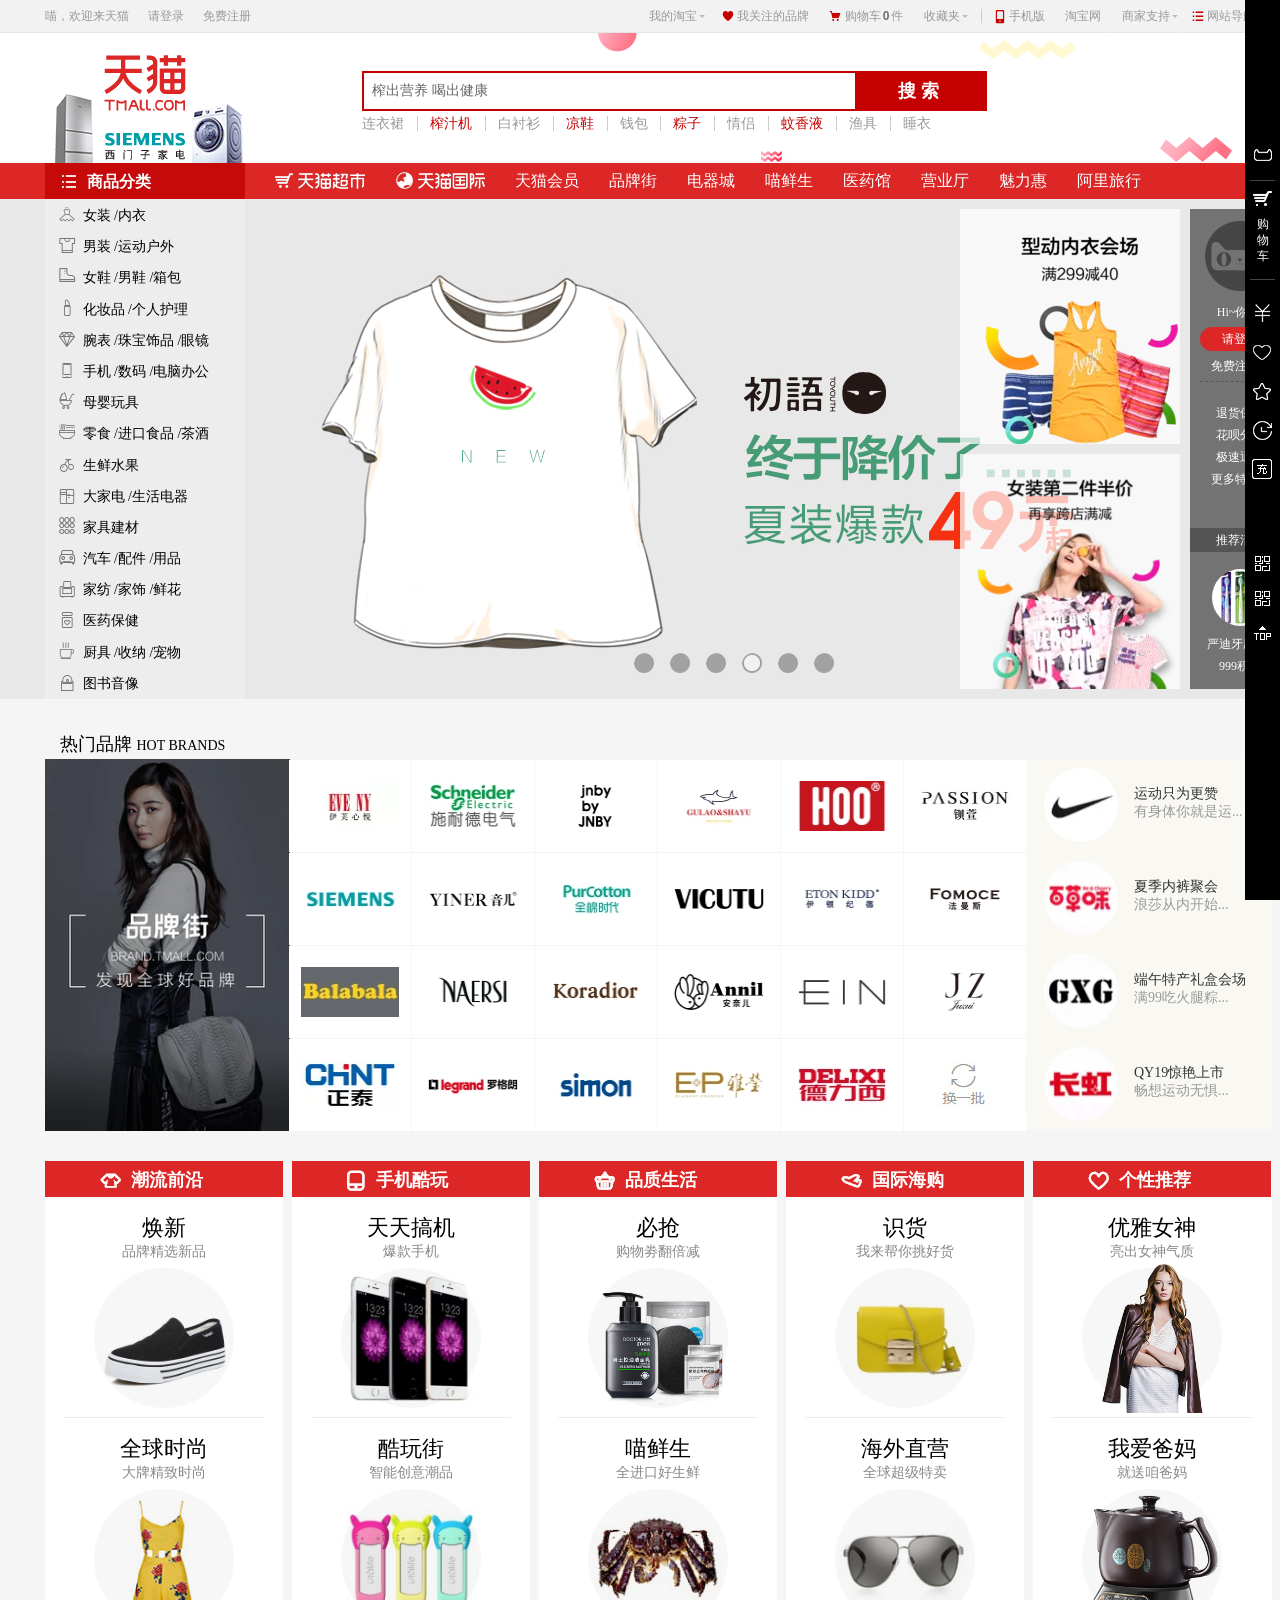
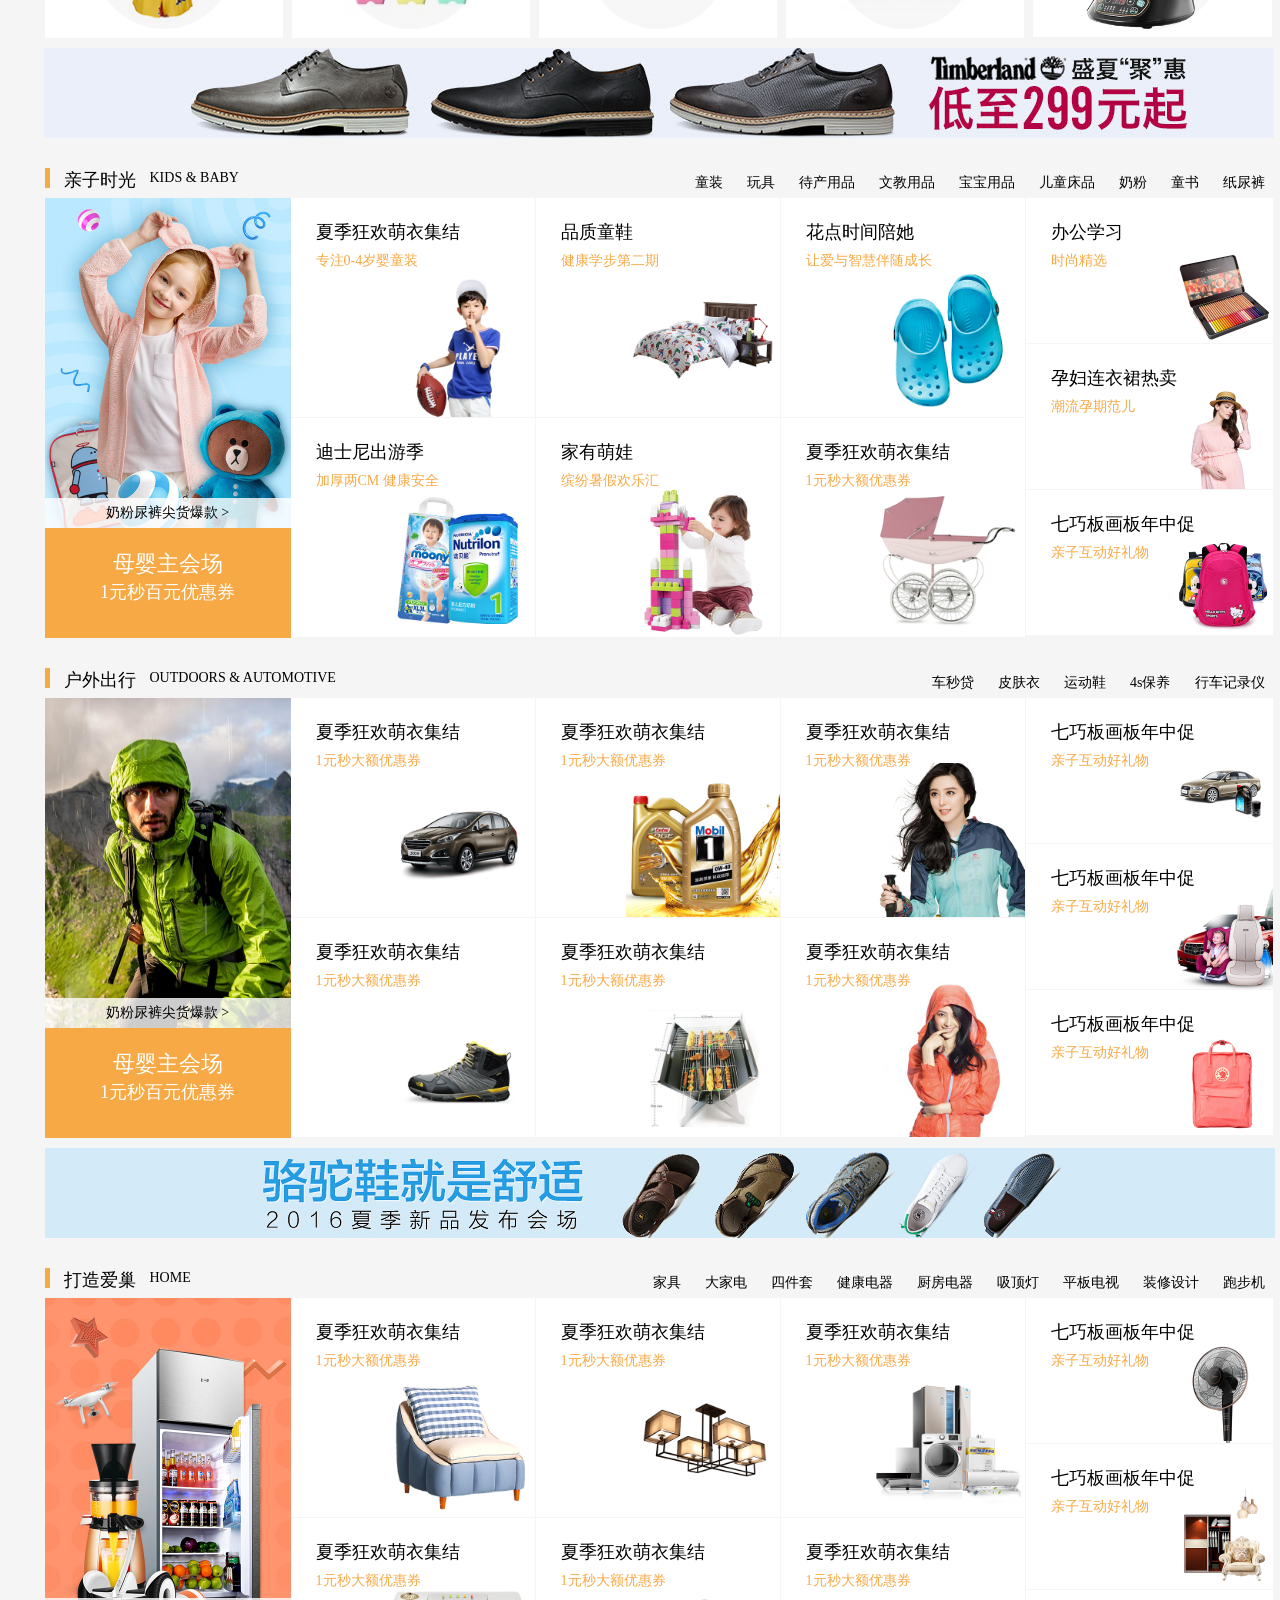
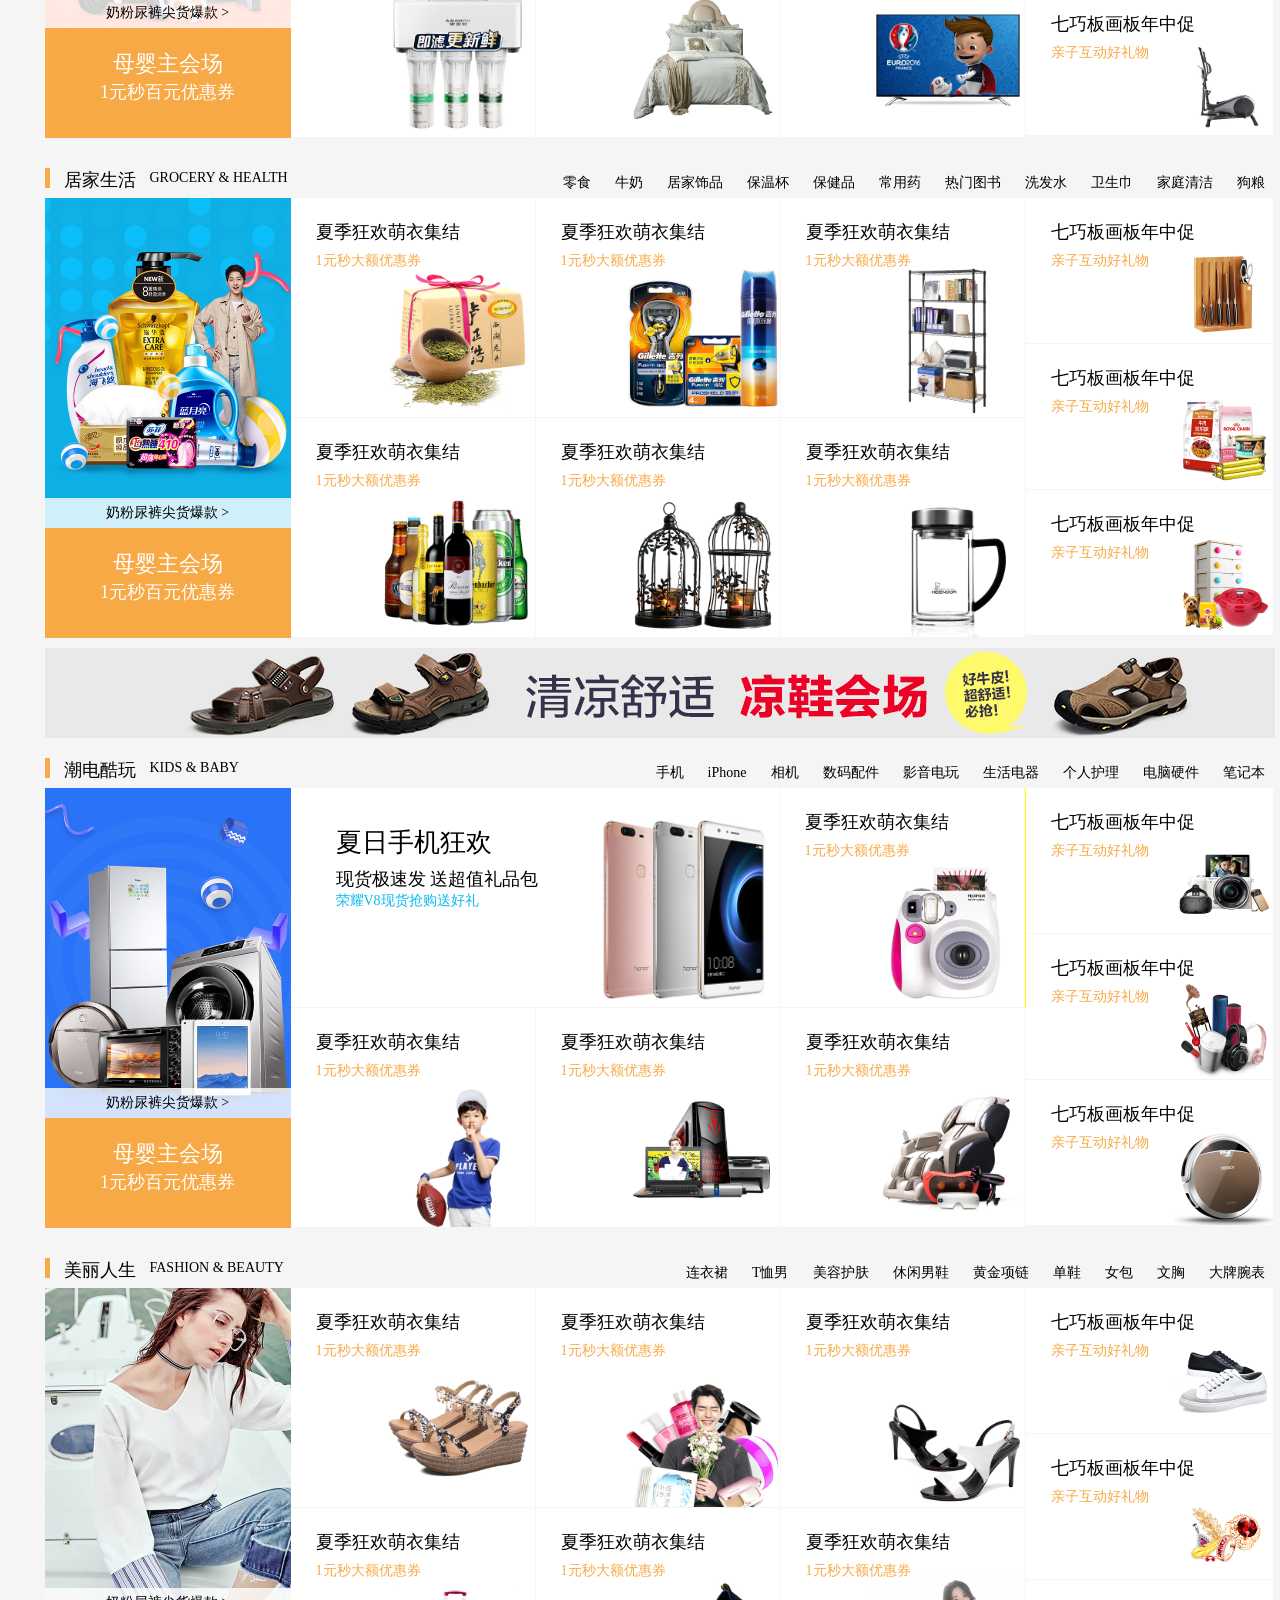
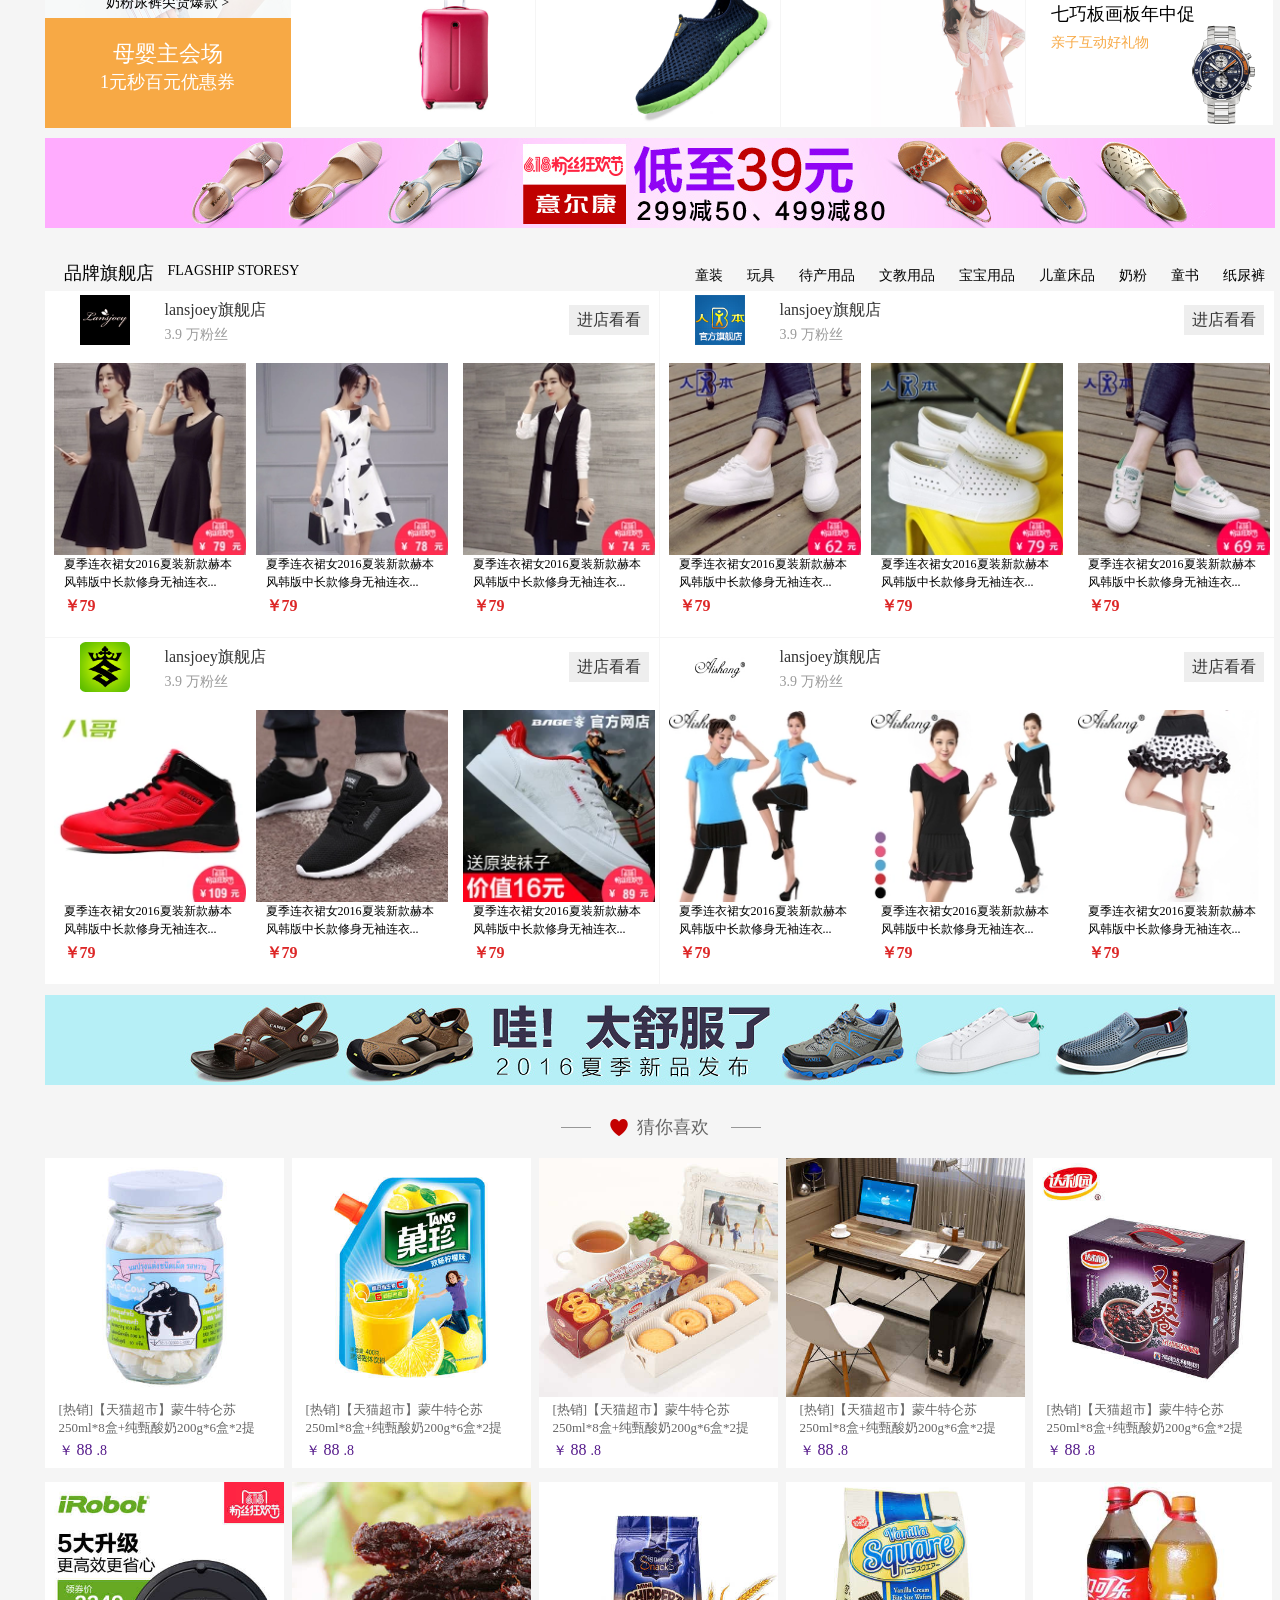
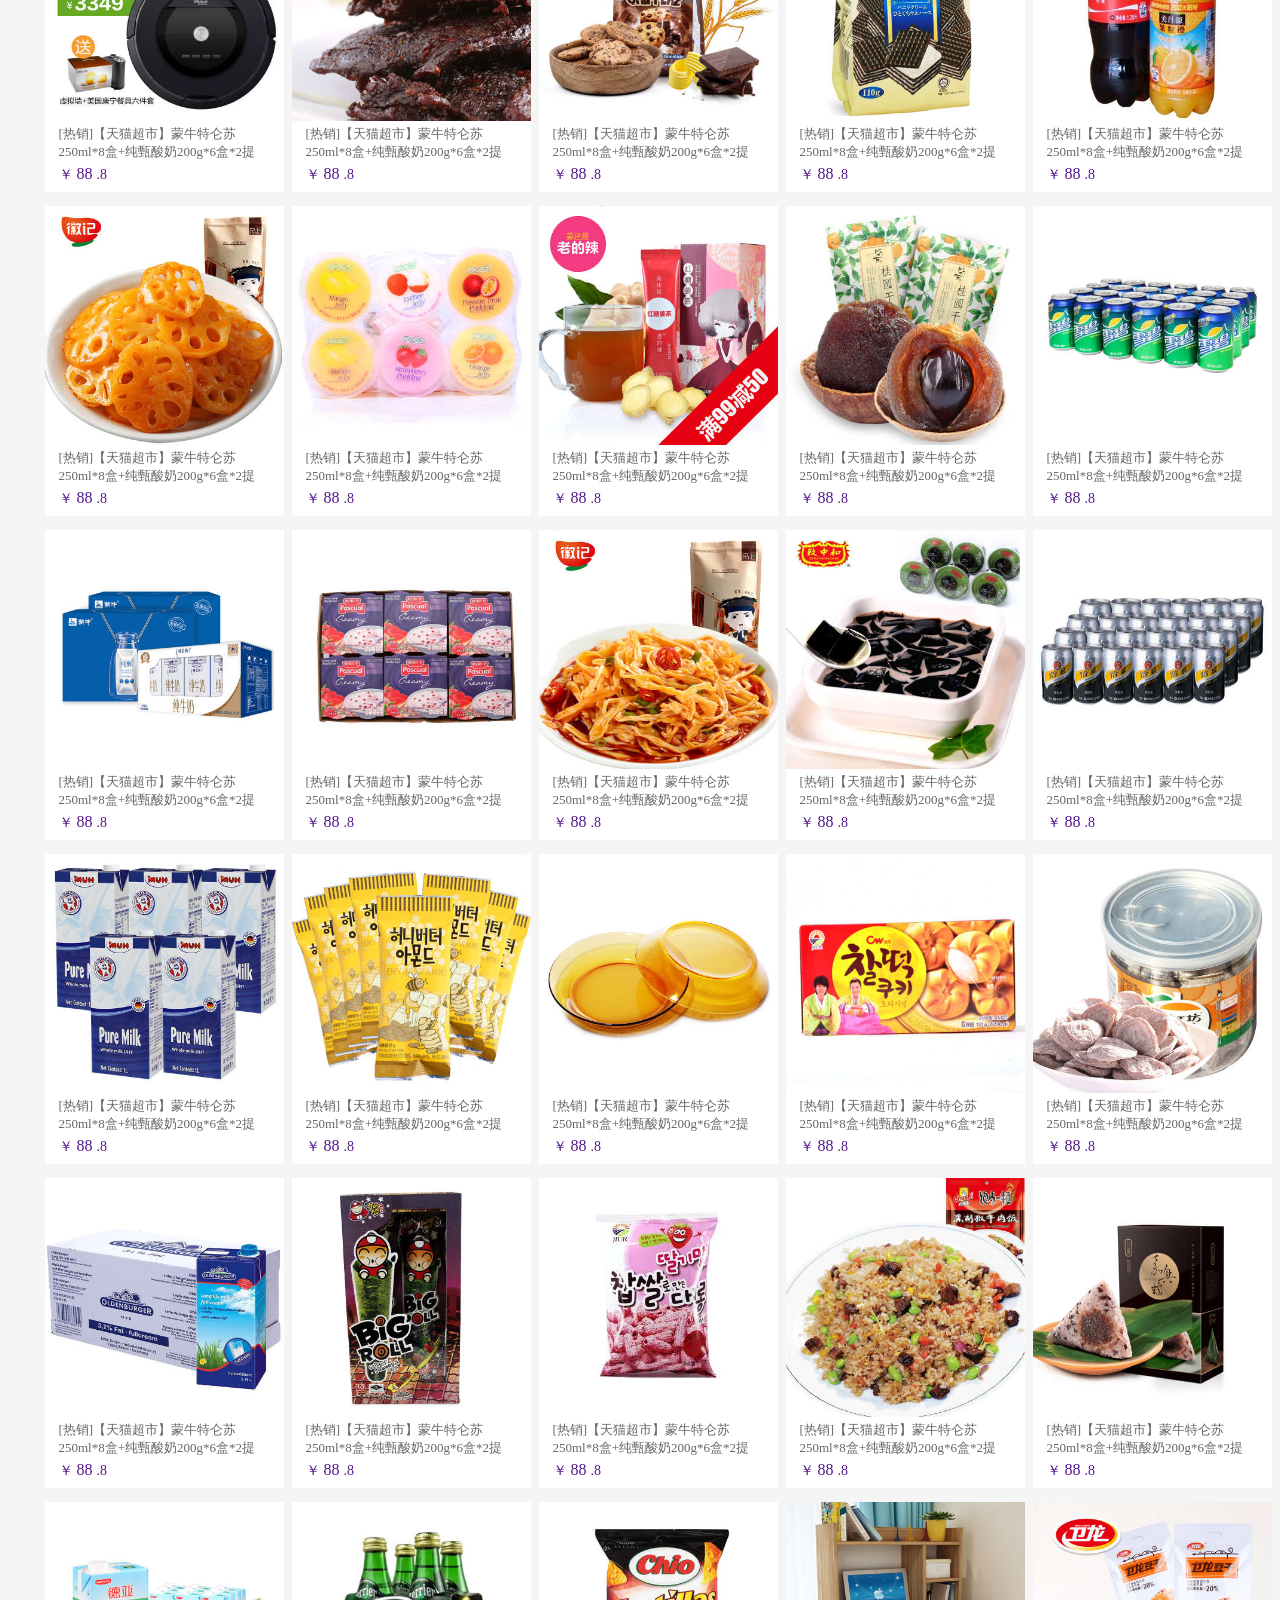
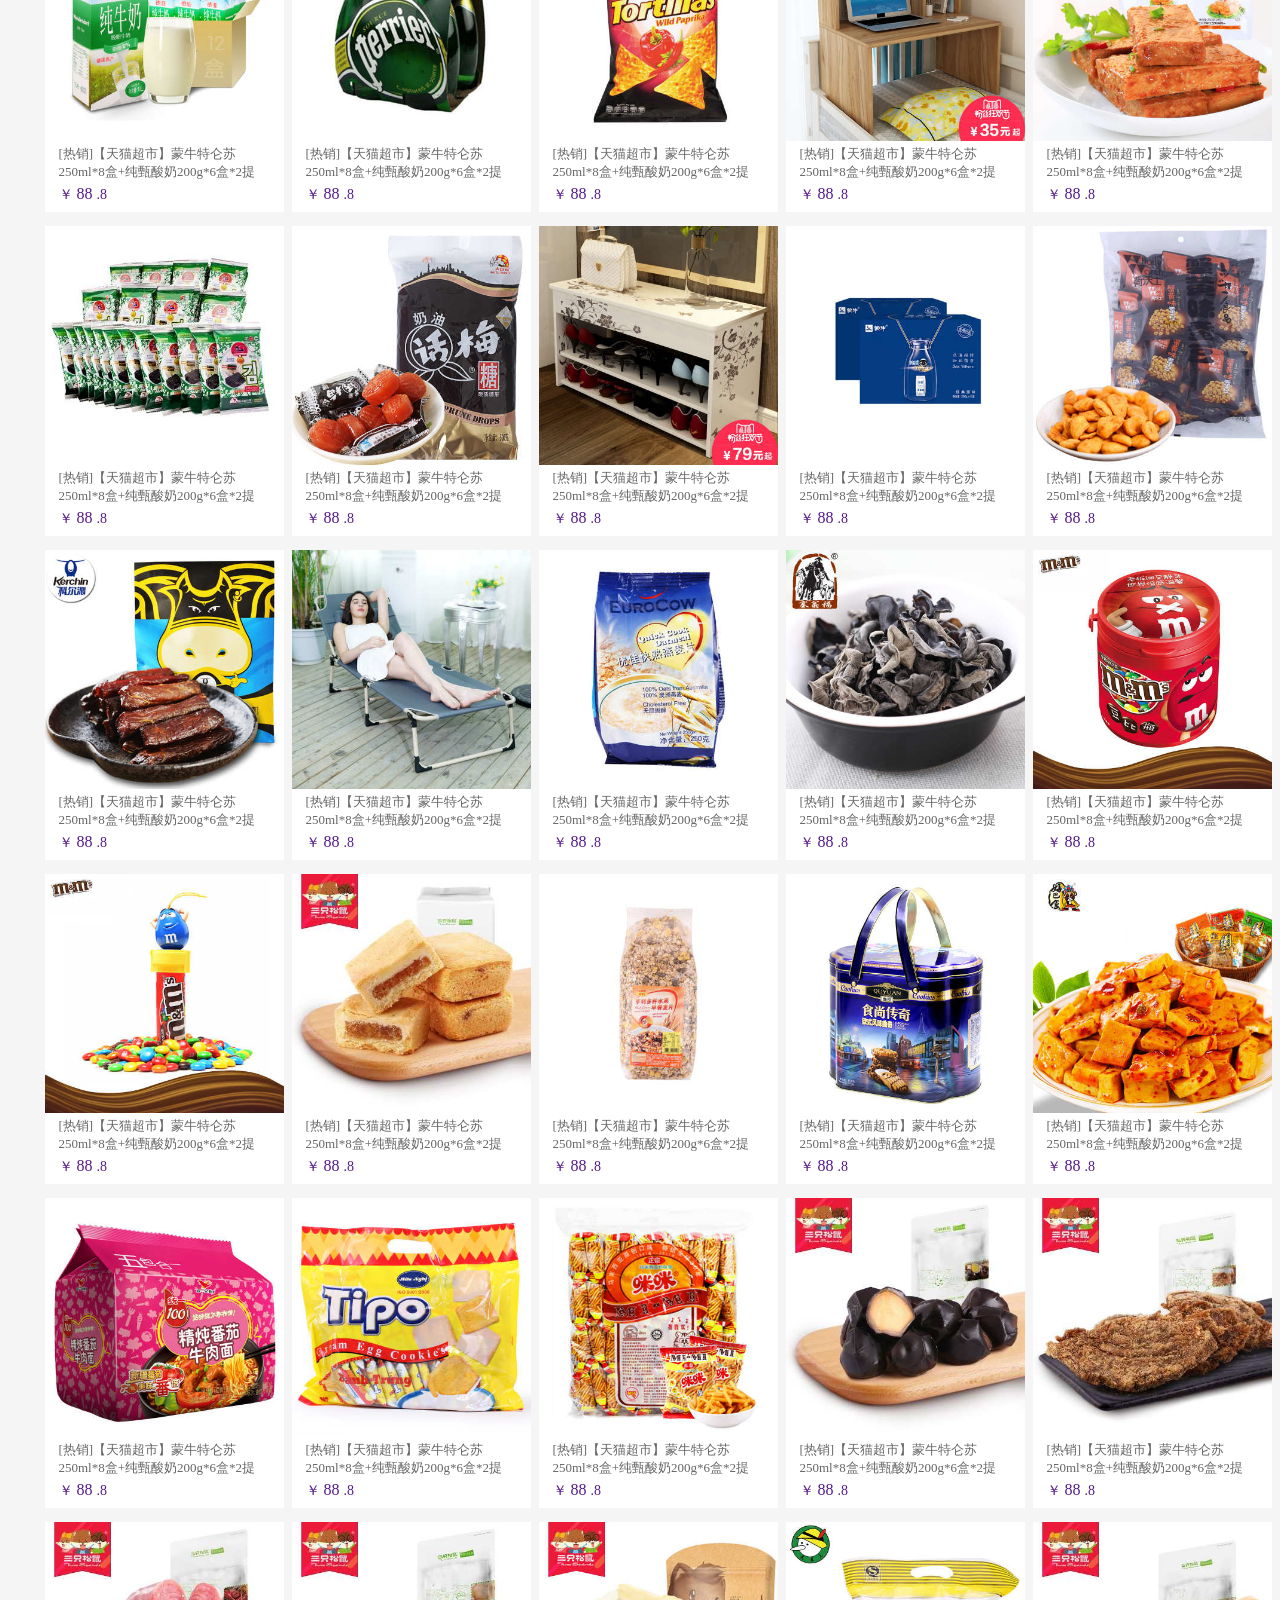
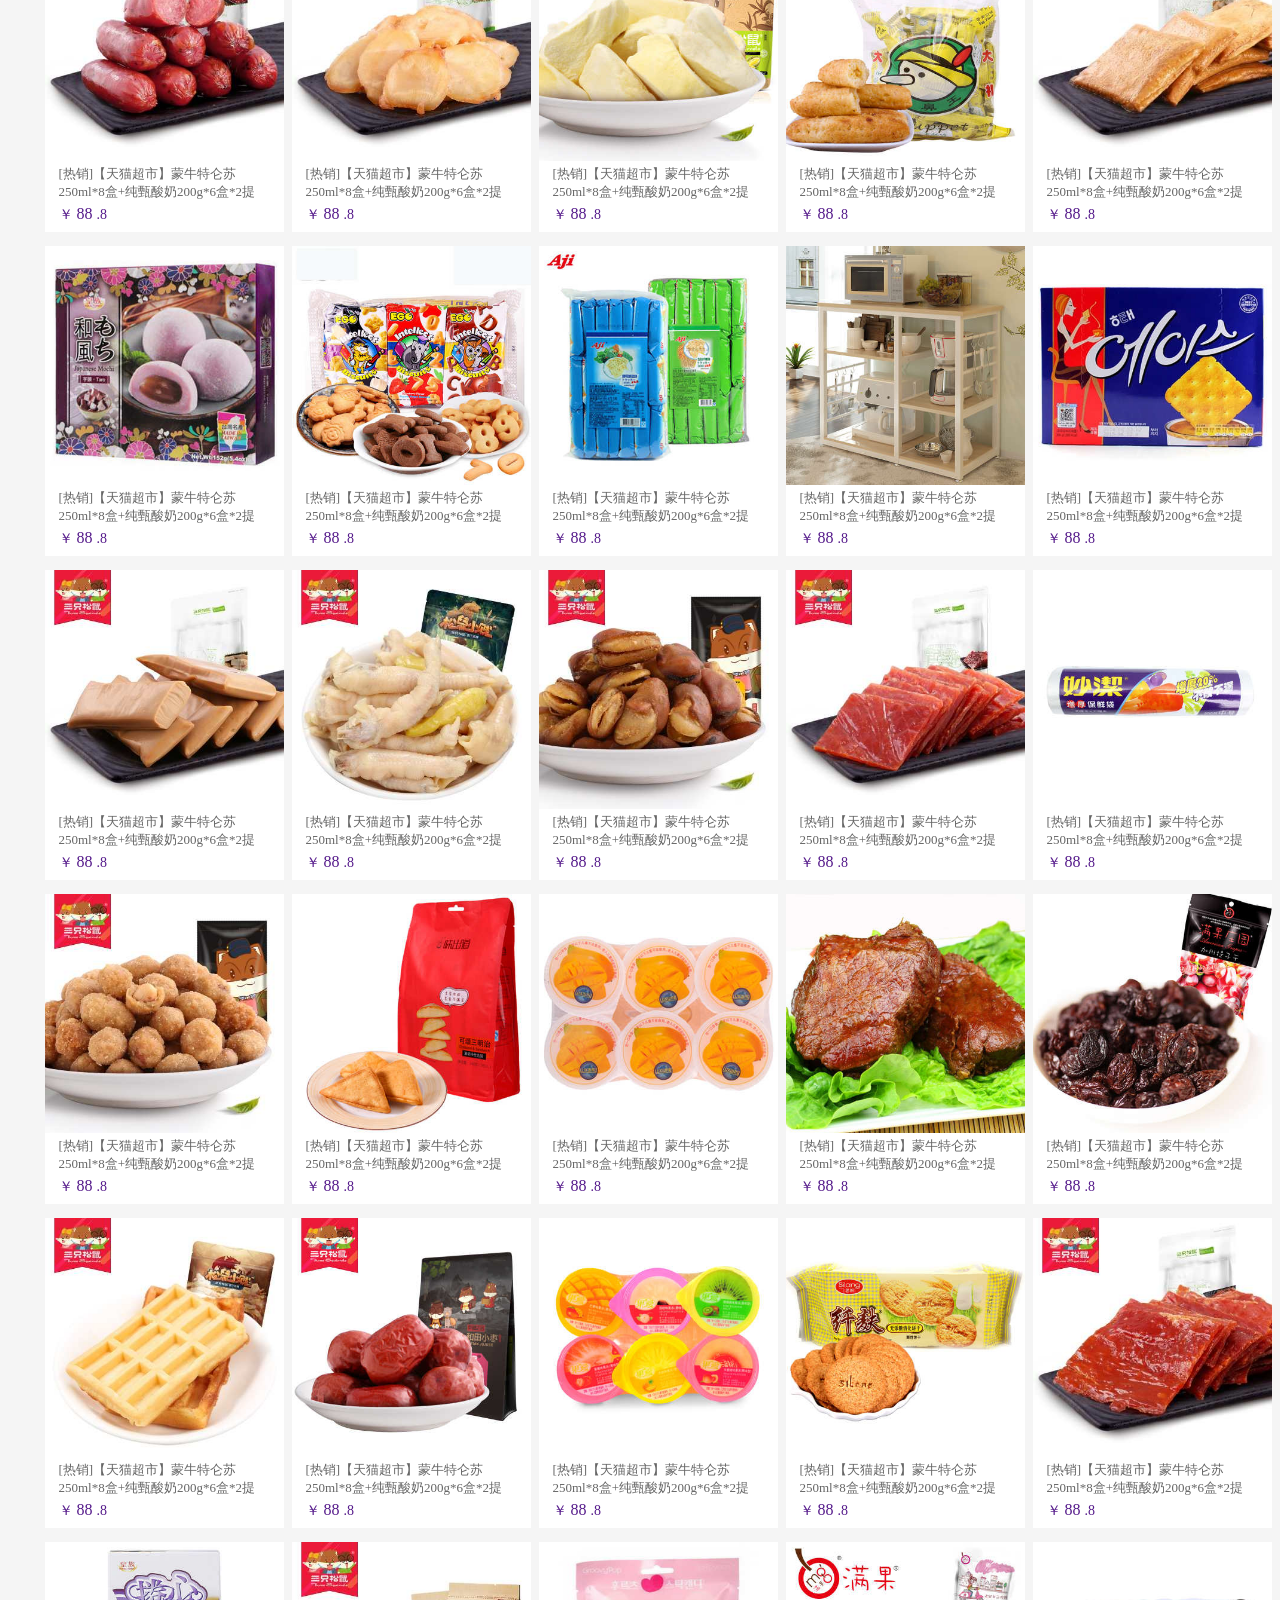
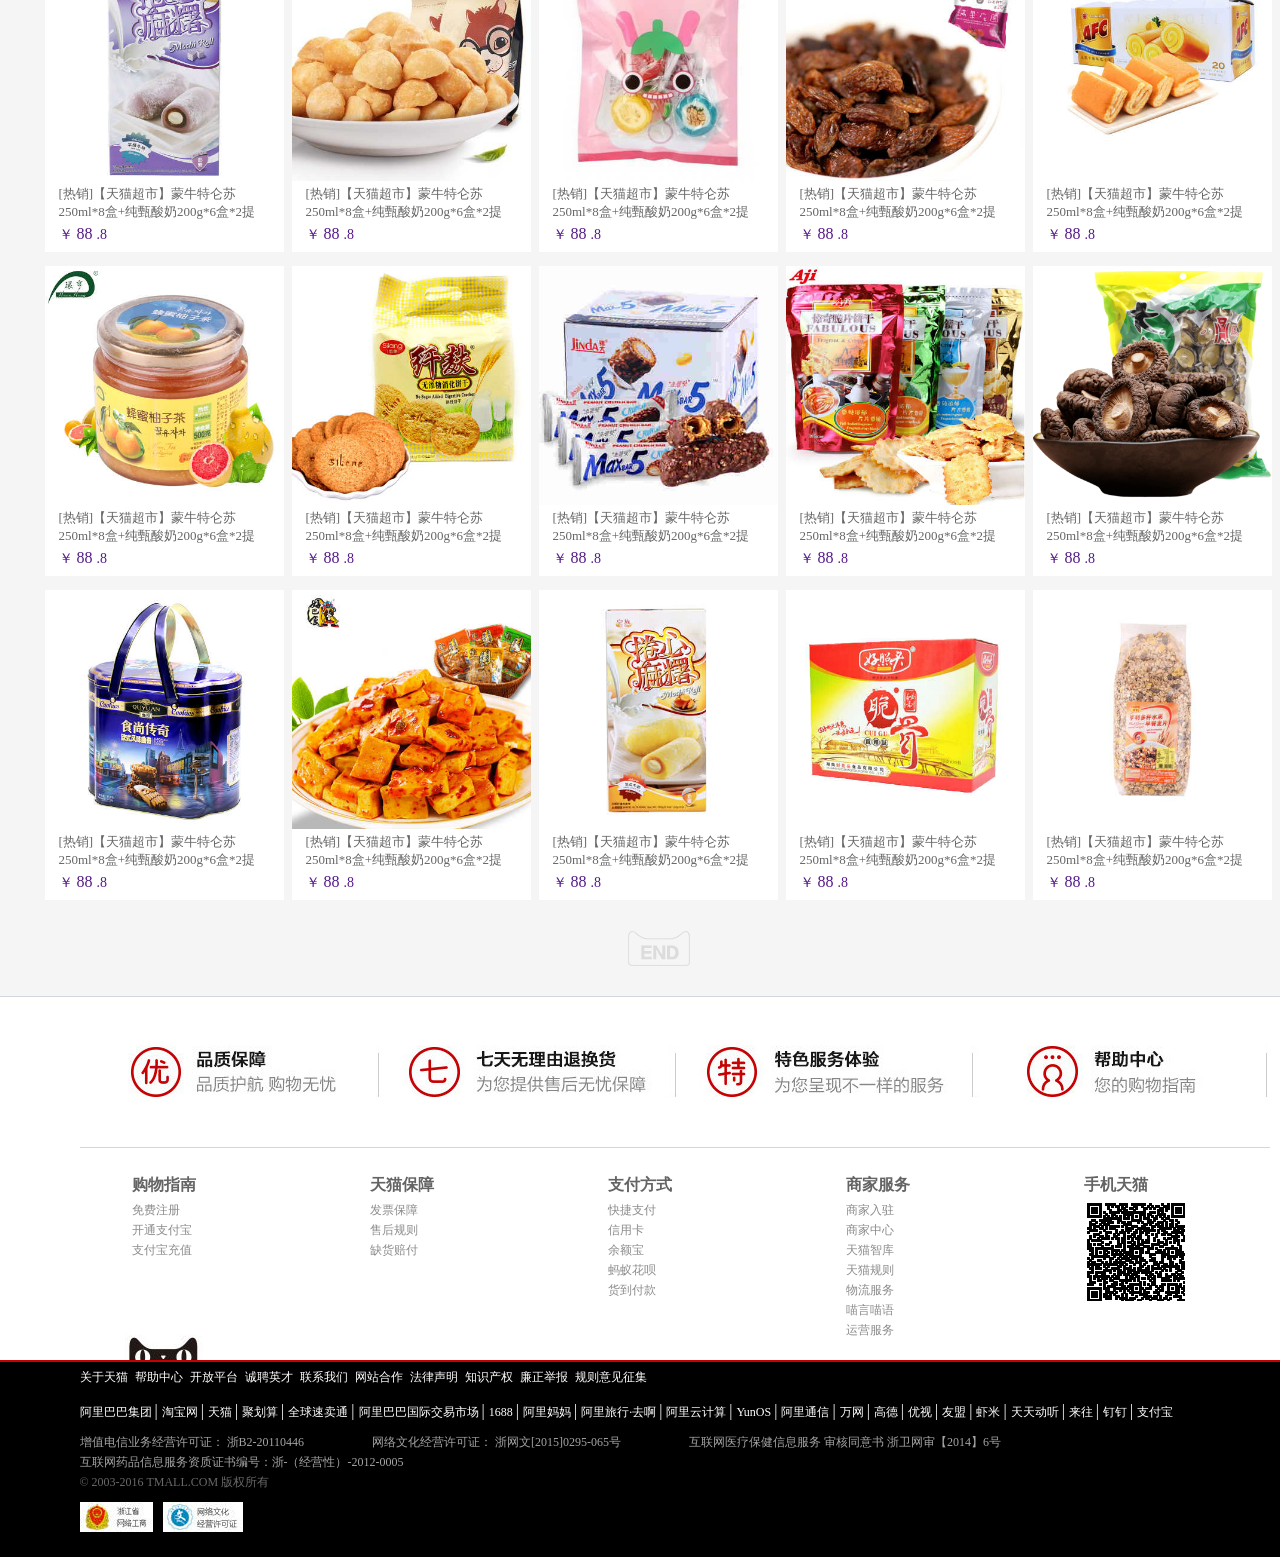
<file: index.html>
<!doctype html>
<html lang="en">
<head>
	<meta charset="UTF-8">
	<title>天猫商城首页</title>
	<script src='js/index.js'></script>
	<script src='js/function.js'></script>
	<script src='js/animate.js'></script>
	<link rel="stylesheet" href="css/index.css">
</head>
<body>
<div class='fixed'>
	<div class='xialasearch'>
		<div class='xialaimg'><img src="img/tianmao.jpg" alt=""></div>
		<div class='xialakuang'>
			<input type="text" id='xialak' value='运动会购物券疯抢'>
			<input type="button" value='搜 索' class='xialas'>
		</div> 
		<div class='clear'></div>
	</div>
</div>
<!--顶部开始-->
<div class='container'>
	<div class='topbottom'>
		<div class='topcontent'>
			<div class='entry'>
				<span class='miu'>
					喵，欢迎来天猫
				</span>
				<a href="" class='in'>
					请登录
				</a>
				<a href="" class='enroll'>
					免费注册
				</a>
			</div>
			<div class='navigate'>
				<div class='mytaobao'>
					<div href="" class='my taobao'>我的淘宝<b></b>
						<i id='xuanzhuan'></i></div>
					<div href="" class='buyed'>
                    	    <p href="" class='buying'>已买到的宝贝</p>
                    	    <p href="" class='sole'>已卖出的宝贝</p>
                    </div>				
				</div>
				<div class='mybrand'>
					<i class="iconfont" id='taoxin'>&#xe68f;</i>
					<a href="" class='my brand'>我关注的品牌</a>	
				</div>
				<div class='mycar'>
					<i class="iconfont" id='taoxin'>&#xe6ef;</i>
					<a href="" class='car'>购物车<span class='zero'>0</span>件</a>
				</div>
				<div class='myfavority'>
					<div href="" class='my favority'>收藏夹<b></b><i id='xuanzhuan'></i></div>
					<div href="" class='collect'>
                    	    <p href="" class='baby'>收藏的宝贝</p>
                    	    <p href="" class='store'>收藏的店铺</p>
                    </div>				
				</div>
				<div class='line'></div>
				<div class='myphone'>
					<i class='iconfont' id='call'>&#xe61d;</i>
					<a class='my phone'>手机版</a>
					<div class='clear'></div>
					<div class='saoyisao'>
						<i class='angle'></i>
						<div class='saosao'></div>
					</div>
				</div>
				<div class='internet'>
					<a class='intern'>淘宝网</a>
				</div>
				<div class='shangjia'>
					<a href="" class='shang'>商家支持</a>
					<b class='shangjiazhichi'></b>
					<i class='shangjiazhichi2'></i>
					<div class='stores'>
						<h3 class='liyi tou' id='first'>商家：</h3>
						<div class='hang'><span class='liyi fen' >商家中心</span><span class='liyi fen2'>商家入驻</span></div>
						<div class='hang'><span class='liyi fen'>运营服务</span><span class='liyi fen2'>商家品控</span></div>
						<div class='hang'><span class='liyi fen'>商家工具</span><span class='liyi fen2'>商家规则</span></div>
						<div class='hang'><span class='liyi fen'>天猫智库</span><span class='liyi fen2'>喵言喵语</span></div>
						<div class='dashed'></div>
						<h3 class='liyi tou' id='tou2'>帮助：</h3>
						<p class='liyi fen' id='second'>帮助中心</p>
						<div class='dashed'></div>
					</div>
				</div>
				<div class='daohang'>
					<i class='iconfont' id='daohang'>&#xe62a;</i>
					<a href="" class='daoh'>网站导航</a>
					<div class='smallmap'>
						<div class='hotrecomment'>
							<h2 class='head'>热点推荐<span class='hot'>Hot</span></h2>
							<ul class='listone'>
								<li class='listfirst'><a href="" class='listsecond'>天猫超市</a></li>
								<li class='listfirst'><a href="" class='listsecond'>喵鲜生</a></li>
								<li class='listfirst'><a href="" class='listsecond'>科技新品</a></li>
								<li class='listfirst'><a href="" class='listsecond'>女装新品</a></li>
								<li class='listfirst'><a href="" class='listsecond'>酷玩街</a></li>
								<li class='listfirst'><a href="" class='listsecond'>内衣新品</a></li>
								<li class='listfirst'><a href="" class='listsecond'>试美妆</a></li>
								<li class='listfirst'><a href="" class='listsecond'>运动新品</a></li>
								<li class='listfirst'><a href="" class='listsecond'>时尚先生</a></li>
								<li class='listfirst'><a href="" class='listsecond'>精明妈咪</a></li>
								<li class='listfirst'><a href="" class='listsecond'>吃乐会</a></li>
								<li class='listfirst'><a href="" class='listsecond'>企业采购</a></li>
								<li class='listfirst'><a href="" class='listsecond'>会员积分</a></li>
								<li class='listfirst'><a href="" class='listsecond'>天猫国际</a></li>

							</ul>	
						</div>
						<div class='market'>
							<h2 class='head' id='industry'>行业市场<span class='hot' id='industry'>Market</span></h2>
							<ul class='listone'>
								<li class='listfirst'><a href="" class='listsecond' id='listblue'>美妆</a></li>
								<li class='listfirst'><a href="" class='listsecond' id='listblue'>电器</a></li>
								<li class='listfirst'><a href="" class='listsecond' id='listblue'>女装</a></li>
								<li class='listfirst'><a href="" class='listsecond' id='listblue'>男装</a></li>
								<li class='listfirst'><a href="" class='listsecond' id='listblue'>女鞋</a></li>
								<li class='listfirst'><a href="" class='listsecond' id='listblue'>男鞋</a></li>
								<li class='listfirst'><a href="" class='listsecond' id='listblue'> 内衣</a></li>
								<li class='listfirst'><a href="" class='listsecond' id='listblue'>箱包</a></li>
								<li class='listfirst'><a href="" class='listsecond' id='listblue'>运动</a></li>
								<li class='listfirst'><a href="" class='listsecond' id='listblue'>母婴</a></li>
								<li class='listfirst'><a href="" class='listsecond' id='listblue'>家装</a></li>
								<li class='listfirst'><a href="" class='listsecond' id='listblue'>医药</a></li>
								<li class='listfirst'><a href="" class='listsecond' id='listblue'>食品</a></li>
								<li class='listfirst'><a href="" class='listsecond' id='listblue'>配饰</a></li>
								<li class='listfirst'><a href="" class='listsecond' id='listblue'>汽车</a></li>

							</ul>	
						</div>
						<div class='coolbrand'>
							<h2 class='head' id='brandfeng'>品牌风尚<span class='hot' id='brandfeng'>Brand</span></h2>
							<ul class='listone'>
								<li class='listfirst brandfeng'><a href="" class='listsecond' id='listsecond'>尚天猫</a></li>
								<li class='listfirst brandfeng'><a href="" class='listsecond' id='listsecond'>大牌街</a></li>
								<li class='listfirst brandfeng'><a href="" class='listsecond' id='listsecond'>潮牌街</a></li>
								<li class='listfirst brandfeng'><a href="" class='listsecond' id='listsecond'>天猫原创</a></li>
								<li class='listfirst brandfeng'><a href="" class='listsecond' id='listsecond'>什么牌子好</a></li>
							</ul>	
						</div>
						<div class='serivicehelp'>
							<h2 class='head' id='brandfeng'>服务指南<span class='hot' id='brandfeng'>Help</span></h2>
							<ul class='listone'>
								<li class='listfirst brandfeng'><a href="" class='listsecond' id='listsecond'>服务指南</a></li>
								<li class='listfirst brandfeng'><a href="" class='listsecond' id='listsecond'>品质保障 </a></li>
								<li class='listfirst brandfeng'><a href="" class='listsecond' id='listsecond'>特色服务</a></li>
								<li class='listfirst brandfeng'><a href="" class='listsecond' id='listsecond'>7天退换货</a></li>
							</ul>	
						</div>
					</div>
					<b></b>
					<i id='xuanzhuan'></i>
				</div>
			</div>
			<div class='clear'></div>
			  <!-- 固定 -->
			<div class="top_float">
			  	<div class="float1 move">
				   <a href="#" class="tf_hidden">
				 	 	<div class="tf_hidden_l">我的特权</div>
				 	 	<div class="tf_hidden_r"></div>
				 	 </a>
			  		<a href="#"><img src="img/float-1.png" alt=""></a>
			  	</div>
			  	<div class="float-line1"></div>
			  	<div class="float2">
			  		<a href="#">
			  		<div class="float_sc"><img  src="img/float-2.png" alt=""></div>
			  		<div class="float-word">购</div>
			  		<div class="float-word">物</div>
			  		<div class="float-word">车</div>
			    	</a>
			    </div>
			    <div class="float-line2"></div>
			    <div class="float3 ">
			    	<div class="float-icon move">
			    		<a href="#" class="tf_hidden">
					 	 	<div class="tf_hidden_l">我的资产</div>
					 	 	<div class="tf_hidden_r"></div>
			 		    </a>
				    	<a><img src="img/float-3.png" alt=""></a>
			    	</div>
			    	<div class="float-icon move">
			    		<a href="#" class="tf_hidden">
					 	 	<div class="tf_hidden_l">我关注的品牌</div>
					 	 	<div class="tf_hidden_r"></div>
				 		</a>
			    		<a href="#"><img src="img/float-4.png" alt=""></a>
			    	</div>	
			    	<div class="float-icon move">
			    		<a href="#" class="tf_hidden">
					 	 	<div class="tf_hidden_l">我的收藏</div>
					 	 	<div class="tf_hidden_r"></div>
				 		</a>
			    		<a href="#"><img src="img/float-5.png" alt=""></a>
			    	</div>
			    	<div class="float-icon move">
			    		<a href="#" class="tf_hidden">
					 	 	<div class="tf_hidden_l">我看过的</div>
					 	 	<div class="tf_hidden_r"></div>
				 		</a>
			    		<a href="#"><img src="img/float-6.png" alt=""></a>
			    	</div>
			    	<div class="float-icon move">
			    		<a href="#" class="tf_hidden">
					 	 	<div class="tf_hidden_l">我要充值</div>
					 	 	<div class="tf_hidden_r"></div>
				 		</a>
			    		<a href="#"><img src="img/float-7.png" alt=""></a>
			    	</div>
			    </div>
			    <div class="float4">
			    	<div class="float4-icon move">
			    		<a href="#" class="tf_hidden">
					 	 	<div class="tf_hidden_l">用户反馈</div>
					 	 	<div class="tf_hidden_r"></div>
				 		</a>
			    		<a href="#"><img src="img/float-9.png" alt=""></a>
			    	</div>
			    	<div class="float4-icon move">
			    		<a href="#" class="tf_hidden" style="width:155px;height:207px;background:url(img/saomab.png);top:-130px;right；5px">
					 	 	<div class="tf_hidden_l" style="background:transparent;margin:40px 28px 0;"><img style="width:100px;" src="img/saoma.png" alt="">
					 	 	<img style="width:100px;" src="img/t1.png" alt="">
					 	 	</div>
					 	 	<!-- <div class="tf_hidden_r"></div> -->
				 		</a>
			    		<a href="#"><img src="img/float-9.png" alt=""></a>
			    	</div>
			    	<div class="float4-icon move">
			    	 <a href="#" class="tf_hidden">
					 	 	<div class="tf_hidden_l">返回顶部</div>
					 	 	<div class="tf_hidden_r"></div>
				 		 </a>
			    		<a href="#"><img src="img/float-10.png" alt=""></a>
			    	</div>
			    </div>
			</div>
		</div>
	</div>
<!--顶部结束 -->

<!--背景开始-->
<div class='background'>
	<div class='tianmao'>
			
		</div>
	<div class='search'>
		
		<div class='searchinput'>
			<input type="text" value='榨出营养 喝出健康' class='ssk'>
			<input type="button" value='搜索' class='btn'>
		</div>
		<ul class='inputbottom'>
			<li><a href="">连衣裙</a></li>
			<li><a href="" id='color'>榨汁机</a></li>
			<li><a href="">白衬衫</a></li>
			<li><a href="" id='color'>凉鞋</a></li>
			<li><a href="">钱包</a></li>
			<li><a href="" id='color'>粽子</a></li>
			<li><a href="">情侣</a></li>
			<li><a href="" id='color'>蚊香液</a></li>
			<li><a href="">渔具</a></li>
			<li><a href="">睡衣</a></li>
		</ul>
		<!-- <form name="searchTop" action="//list.tmall.com/search_product.htm" class="mallSearch-form clearfix" target="_top" acceptcharset="gbk" accept-charset="gbk">
            <fieldset>
                <legend>天猫搜索</legend>
                      <div class="mallSearch-input clearfix">
                          <label for="mq" style="visibility: visible; display: none;">搜索 天猫 商品/品牌/店铺</label>
                          <div class="s-combobox" id="s-combobox-142" aria-pressed="false">
                              <div class="s-combobox-input-wrap">
                                      <input type="text" name="q" accesskey="s" autocomplete="off" x-webkit-speech="" x-webkit-grammar="builtin:translate" value="" id="mq" class="s-combobox-input" role="combobox" aria-haspopup="true" title="请输入搜索文字" aria-label="请输入搜索文字">
                              </div>
                          <label for="mq" class="s-combobox-placeholder" style="color: rgb(102, 102, 102); visibility: visible;">榨出营养  喝出健康</label></div>
                          <button type="submit">搜索<s></s></button>
                          <input id="J_Type" type="hidden" name="type" value="p">
                          <input id="J_MallSearchStyle" type="hidden" name="style" value="">
                          <input id="J_Cat" type="hidden" name="cat" value="all">
                          <input type="hidden" name="vmarket" value="">
                      </div>
             </fieldset> -->
        <!--  </form> -->
	</div>
</div>
<!--背景结束 -->

<!--banner开始-->
<div class='banner'>
	<div class='bannerhead'>
		<div class='navigation'>
			<div class='naviate'>				
				<a href="" class='mytianmao' id='img6'><img alt="" src='img/head1.png' imgpath="img/head1.png"><div class='ear'></div></a>
				<a href="" class='mytianmao'><img alt="" src='img/head2.png' imgpath="img/head2.png"><div class='ear'></div></a>
				<a href="" class='mytianmao text'>天猫会员<div class='ear'></div></a>
				<a href="" class='mytianmao text'>品牌街<div class='ear'></div></a>
				<a href="" class='mytianmao text'>电器城<div class='ear'></div></a>
				<a href="" class='mytianmao text'>喵鲜生<div class='ear'></div></a>
				<a href="" class='mytianmao text'>医药馆<div class='ear'></div></a>
				<a href="" class='mytianmao text'>营业厅<div class='ear'></div></a>
				<a href="" class='mytianmao text'>魅力惠<div class='ear'></div></a>
				<a href="" class='mytianmao text'>阿里旅行<div class='ear'></div></a>
			</div>
		</div>
	</div>
	<div class='bannerbottom'>
		<div class='listhead'>
			<i class="iconfont" id='white'>&#xe62a;</i>
			<div class='fenlei'>商品分类</div>
		</div>
		<ul class='list'>
			<li class='listnavite'>
				<i class="iconfont opacity bg" >&#x3459;</i>
				<a href="" class='bg'>女装</a>
				<a href="" class='bg'>/</a><a href="" class='bg'>内衣</a>
				<div class='listright'>
					<div class='listrightleft'>
						<div class='textlist'>							
							<div>
								<div class='biaoti'>当季流行 &gt;</div>
								<ul>
									<li class='rightcontent'><a href="" id='redcolor'>女士新品</a></li>
									<li class='rightcontent'><a href="">短袖T恤</a></li>
									<li class='rightcontent'><a href="" id='redcolor'>时尚套装</a></li>
									<li class='rightcontent'><a href="">女装商场同款</a></li>
									<li class='rightcontent'><a href="">内衣春季新品</a></li>
									<li class='rightcontent'><a href="" id='redcolor'>内衣商场同款</a></li>
									<li class='rightcontent'><a href="">睡衣套装</a></li>
									<li class='rightcontent'><a href="" id='redcolor'>情侣家居服</a></li>
									<li class='rightcontent'><a href="">丝袜</a></li>        
								</ul>
								<div class='clear'></div>
							</div>
							<div>
								<div class='biaoti'>精选上装 &gt;</div>
								<ul>
									<li class='rightcontent'><a href="" id='redcolor'>T恤</a></li>
									<li class='rightcontent'><a href="">衬衫</a></li>
									<li class='rightcontent'><a href="" id='redcolor'>雪纺衫</a></li>
									<li class='rightcontent'><a href="">针织衫</a></li>
									<li class='rightcontent'><a href="">短外套</a></li>
									<li class='rightcontent'><a href="" id='redcolor'>吊带背心</a></li>
									<li class='rightcontent'><a href="">卫衣</a></li>
									<li class='rightcontent'><a href="">小西装</a></li>
									<li class='rightcontent'><a href="">风衣</a></li>        
								</ul>
								<div class='clear'></div>
							</div>
							<div>
								<div class='biaoti'>浪漫裙装 &gt;</div>
								<ul>
									<li class='rightcontent'><a href="">浪漫裙装</a></li>
									<li class='rightcontent'><a href="" id='redcolor'>连衣裙</a></li>
									<li class='rightcontent'><a href="">蕾丝连衣裙</a></li>
									<li class='rightcontent'><a href="" id='redcolor'>真丝连衣裙</a></li>
									<li class='rightcontent'><a href="">印花连衣裙</a></li>
									<li class='rightcontent'><a href="">半身裙</a></li>
									<li class='rightcontent'><a href="" id='redcolor'>百褶裙</a></li>
									<li class='rightcontent'><a href="">牛仔裙</a></li>
									<li class='rightcontent'><a href="">背心裙</a></li> 
									<li class='rightcontent'><a href="">a字裙</a></li>        
									<li class='rightcontent'><a href="">棉麻连衣裙</a></li>        
									<li class='rightcontent'><a href="" id='redcolor'>蕾丝半身裙</a></li>        
									<li class='rightcontent'><a href="">包臀裙</a></li>        
									<li class='rightcontent'><a href="">长袖连衣裙</a></li>        

								</ul>
								<div class='clear'></div>
							</div>
							<div>
								<div class='biaoti'>特色女装 &gt;</div>
								<ul>
									<li class='rightcontent'><a href="" id='redcolor'>时尚气质套装</a></li>
									<li class='rightcontent'><a href="">休闲运动套装</a></li>
									<li class='rightcontent'><a href="" id='redcolor'>妈妈装</a></li>
									<li class='rightcontent'><a href="">夏款大码女装</a></li>
									<li class='rightcontent'><a href="">职业套装</a></li>
									<li class='rightcontent'><a href="">旗袍</a></li>
									<li class='rightcontent'><a href="">礼服</a></li>
									<li class='rightcontent'><a href="">婚纱</a></li>
									<li class='rightcontent'><a href="">唐装</a></li>        
								</ul>
								<div class='clear'></div>
							</div>
							<div>
								<div class='biaoti'>文胸塑身 &gt;</div>
								<ul>
									<li class='rightcontent'><a href="" id='redcolor'>聚拢文胸</a></li>
									<li class='rightcontent'><a href="" id='redcolor'>运动文胸</a></li>
									<li class='rightcontent'><a href="">性感蕾丝</a></li>
									<li class='rightcontent'><a href="" id='redcolor'>无钢圈</a></li>
									<li class='rightcontent'><a href="">塑身上衣</a></li>
									<li class='rightcontent'><a href="">塑身连体衣</a></li>
								</ul>
								<div class='clear'></div>
							</div>
							<div>
								<div class='biaoti'>家&nbsp; 居&nbsp; 服&nbsp;&gt;</div>
								<ul>
									<li class='rightcontent'><a href="" id='redcolor'>睡衣</a></li>
									<li class='rightcontent'><a href="">少女家居服</a></li>
									<li class='rightcontent'><a href="">睡袍</a></li>
									<li class='rightcontent'><a href="" id='redcolor'>居家套装</a></li>
									<li class='rightcontent'><a href="">全棉睡衣/a></li>
									<li class='rightcontent'><a href="" id='redcolor'>情侣家居服</a></li>
									<li class='rightcontent'><a href="">真丝家居服</a></li>        
								</ul>
								<div class='clear'></div>
							</div>
							<div>
								<div class='biaoti'>内裤背心&gt;</div>
								<ul>
									<li class='rightcontent'><a href="" id='redcolor'>男士内裤</a></li>
									<li class='rightcontent'><a href="">女士内裤</a></li>
									<li class='rightcontent'><a href="">莫代尔内裤</a></li>
									<li class='rightcontent'><a href="" id='redcolor'>无痕短裤</a></li>
									<li class='rightcontent'><a href="" id='redcolor'>蕾丝内裤/a></li>
									<li class='rightcontent'><a href="">吊带背心</a></li>
									<li class='rightcontent'><a href="" id='redcolor'>男士背心</a></li>        
								</ul>
								<div class='clear'></div>
							</div>
							<div>
								<div class='biaoti'>袜&nbsp; &nbsp; &nbsp;&nbsp; 类 &gt;</div>
								<ul>
									<li class='rightcontent'><a href="" id='redcolor'>棉袜/a></li>
									<li class='rightcontent'><a href="">丝袜</a></li>
									<li class='rightcontent'><a href="" id='redcolor'>男士短袜</a></li>
									<li class='rightcontent'><a href="">日式袜子</a></li>
									<li class='rightcontent'><a href="">隐形船袜蕾丝内裤</a></li>
									<li class='rightcontent'><a href="" id='redcolor'>连裤袜</a></li>
									<li class='rightcontent'><a href="">瘦身袜</a></li>
								</ul>
								<div class='clear'></div>
							</div>
						</div>
					</div>
					<div class='listrightright'>
						<div class='imglist'></div>
					</div>
					<div class='clear'></div>
				</div>

			</li>
			<li class='listnavite'>
				<i class="iconfont opacity cg" >&#xe622;</i>
				<a href="" class='cg'>男装</a>
				<a href="" class='cg'>/运动户外</a>
				<div class='listright'>
					<div class='listrightleft'>
						<div class='textlist'>							
							<div>
								<div class='biaoti'>当季流行 &gt;</div>
								<ul>
									<li class='rightcontent'><a href="" id='bluecolor'>T恤</a></li>
									<li class='rightcontent'><a href="">条纹T</a></li>
									<li class='rightcontent'><a href="">牛仔裤</a></li>
									<li class='rightcontent'><a href="" id='bluecolor'>针织运动裤</a></li>
									<li class='rightcontent'><a href="" id='bluecolor'>潮T</a></li>
									<li class='rightcontent'><a href="">格子衬衫</a></li>
									<li class='rightcontent'><a href="" id='bluecolor'>纯棉印花T恤</a></li>
									<li class='rightcontent'><a href="">纯色衬衫</a></li>
									<li class='rightcontent'><a href="">牛仔夹克</a></li>    
									<li class='rightcontent'><a href="">迷彩风</a></li>        

								</ul>
								<div class='clear'></div>
							</div>
							<div>
								<div class='biaoti'>男士外套 &gt;</div>
								<ul>
									<li class='rightcontent'><a href="" id='bluecolor'>夹克</a></li>
									<li class='rightcontent'><a href="">风衣</a></li>
									<li class='rightcontent'><a href="" id='bluecolor'>单西</a></li>
									<li class='rightcontent'><a href="">西服套装</a></li>
									<li class='rightcontent'><a href="">皮衣</a></li>
									<li class='rightcontent'><a href="">运动服</a></li>
									<li class='rightcontent'><a href="" id='bluecolor'>棒球衫</a></li>
									<li class='rightcontent'><a href="">大衣</a></li>
									<li class='rightcontent'><a href="" id='bluecolor'>工装外套</a></li>        
								</ul>
								<div class='clear'></div>
							</div>
							<div>
								<div class='biaoti'>男士内搭 &gt;</div>
								<ul>
									<li class='rightcontent'><a href="">衬衫</a></li>
									<li class='rightcontent'><a href="" id='bluecolor'>T恤</a></li>
									<li class='rightcontent'><a href="">卫衣</a></li>
									<li class='rightcontent'><a href="" id='bluecolor'>棒球衫</a></li>
									<li class='rightcontent'><a href="">针织衫/毛衣</a></li>
									<li class='rightcontent'><a href="" id='bluecolor'>背心</a></li>
									<li class='rightcontent'><a href="">POLO衫</a></li>
								</ul>
								<div class='clear'></div>
							</div>
							<div>
								<div class='biaoti'>男士裤装 &gt;</div>
								<ul>
									<li class='rightcontent'><a href="">牛仔裤</a></li>
									<li class='rightcontent'><a href="" id='bluecolor'>休闲裤</a></li>
									<li class='rightcontent'><a href="" id='bluecolor'>西裤</a></li>
									<li class='rightcontent'><a href="">小脚裤</a></li>
									<li class='rightcontent'><a href="" id='bluecolor'>运动裤</a></li>
									<li class='rightcontent'><a href="">针织裤</a></li>
									<li class='rightcontent'><a href="" id='bluecolor'>短裤</a></li>
									<li class='rightcontent'><a href="">工装</a></li>  
									<li class='rightcontent'><a href=""id='bluecolor'>9分裤</a></li>        

								</ul>
								<div class='clear'></div>
							</div>
							<div>
								<div class='biaoti'>特色男装 &gt;</div>
								<ul>
									<li class='rightcontent'><a href="" id='bluecolor'>潮牌</a></li>
									<li class='rightcontent'><a href="" id='bluecolor'>中老年</a></li>
									<li class='rightcontent'><a href="">大码</a></li>
									<li class='rightcontent'><a href="" id='bluecolor'>职业装</a></li>
									<li class='rightcontent'><a href="">民族服装</a></li>
									<li class='rightcontent'><a href="" id='bluecolor'>中山装</a></li>
									<li class='rightcontent'><a href="">商务装</a></li>
									<li class='rightcontent'><a href="" id='bluecolor'>套装</a></li>        
								</ul>
								<div class='clear'></div>
							</div>
							<div>
								<div class='biaoti'>运&nbsp;&nbsp;动&nbsp;&nbsp;鞋 &gt;</div>
								<ul>
									<li class='rightcontent'><a href="" id='bluecolor'>跑步鞋</a></li>
									<li class='rightcontent'><a href="" id='bluecolor'>板鞋</a></li>
									<li class='rightcontent'><a href="" id='bluecolor'>潮鞋</a></li>
									<li class='rightcontent'><a href="" id='bluecolor'>篮球鞋</a></li>
									<li class='rightcontent'><a href="">休闲鞋</a></li>
									<li class='rightcontent'><a href="" id='bluecolor'>健步鞋</a></li>
									<li class='rightcontent'><a href="">羽毛球鞋</a></li>
									
								</ul>
								<div class='clear'></div>
							</div>
							<div>
								<div class='biaoti'>运&nbsp;&nbsp;动&nbsp;&nbsp;服 &gt;</div>
								<ul>
									<li class='rightcontent'><a href="" id='bluecolor'>运动套装</a></li>
									<li class='rightcontent'><a href="" id='bluecolor'>运动卫衣</a></li>
									<li class='rightcontent'><a href="" id='bluecolor'>运动裤</a></li>
									<li class='rightcontent'><a href="" id='bluecolor'>运动外套</a></li>
									<li class='rightcontent'><a href="" class='bluecolor'> 紧身衣</a></li>
									<li class='rightcontent'><a href="">运动T恤</a></li>
									<li class='rightcontent'><a href="" id='bluecolor'>训练裤</a></li>
									
								</ul>
								<div class='clear'></div>
							</div>
							<div>
								<div class='biaoti'>户外鞋服 &gt;</div>
								<ul>
									<li class='rightcontent'><a href="" id='bluecolor'>皮肤衣</a></li>
									<li class='rightcontent'><a href="">冲锋衣</a></li>
									<li class='rightcontent'><a href="" id='bluecolor'>抓绒衣</a></li>
									<li class='rightcontent'><a href="" id='bluecolor'>软壳衣</a></li>
									<li class='rightcontent'><a href="">软壳裤</a></li>
									<li class='rightcontent'><a href="" id='bluecolor'>速干T恤</a></li>
									<li class='rightcontent'><a href="" id='bluecolor'>军迷</a></li>
									<li class='rightcontent'><a href="" id='bluecolor'> 钓鱼服</a></li>
									<li class='rightcontent'><a href="">潜水服</a></li>        
								</ul>
								<div class='clear'></div>
							</div>
							<div>
								<div class='biaoti'>户外用品 &gt;</div>
								<ul>
									<li class='rightcontent'><a href="">运动包</a></li>
									<li class='rightcontent'><a href="" id='bluecolor'>户外包</a></li>
									<li class='rightcontent'><a href="" id='bluecolor'>垂钓</a></li>
									<li class='rightcontent'><a href="" id='bluecolor'>防潮垫</a></li>
									<li class='rightcontent'><a href="" id='bluecolor'>帐篷</a></li>
									<li class='rightcontent'><a href="">刀具</a></li>
									<li class='rightcontent'><a href="">登山杖</a></li>
									<li class='rightcontent'><a href="">睡袋</a></li>
									<li class='rightcontent'><a href="">烧烤炉</a></li>      
								</ul>
								<div class='clear'></div>
							</div><div>
								<div class='biaoti'>运动用品 &gt;</div>
								<ul>
									<li class='rightcontent'><a href="" id='bluecolor'>瑜伽垫</a></li>
									<li class='rightcontent'><a href="">瑜伽服</a></li>
									<li class='rightcontent'><a href="" id='bluecolor'>泳衣</a></li>
									<li class='rightcontent'><a href="" idid='bluecolor'>自行车</a></li>
									<li class='rightcontent'><a href="" id='bluecolor'>跑步机</a></li>
									<li class='rightcontent'><a href="">踏步机</a></li>
									<li class='rightcontent'><a href="">健身器械</a></li>
									<li class='rightcontent'><a href="" id='bluecolor'>羽毛球拍</a></li>
       
								</ul>
								<div class='clear'></div>
							</div>
						</div>
					</div>
					<div class='listrightright'>
						<div class='imglist'></div>
					</div>
					<div class='clear'></div>
				</div>
			</li>
			<li class='listnavite'>
				<i class="iconfont opacity cg" >&#x346d;</i>
				<a href="" class='fg'>女鞋</a>
				<a href="" class='fg'>/男鞋</a>
				<a href="" class='fg'>/箱包</a>
				<div class='listright'>
					<div class='listrightleft'>
						<div class='textlist'>							
							<div>
								<div class='biaoti'>凉鞋拖鞋 &gt;</div>
								<ul>
									<li class='rightcontent'><a href="" id='qianblue'>女凉鞋</a></li>
									<li class='rightcontent'><a href="">坡跟凉鞋</a></li>
									<li class='rightcontent'><a href="">鱼嘴凉鞋</a></li>
									<li class='rightcontent'><a href="" id='qianblue'>女拖鞋</a></li>
									<li class='rightcontent'><a href="">女人字拖</a></li>
									<li class='rightcontent'><a href="">镂空皮鞋</a></li>
									<li class='rightcontent'><a href="" id='qianblue'>男凉鞋</a></li>
									<li class='rightcontent'><a href="">男拖鞋</a></li>
									<li class='rightcontent'><a href="" id='qianblue'>男人字</a></li>
									<li class='rightcontent'><a href="">男洞洞鞋</a></li>
								</ul>
								<div class='clear'></div>
							</div>
							<div>
								<div class='biaoti'>女&nbsp;&nbsp;单&nbsp;&nbsp;鞋&gt;</div>
								<ul>
									<li class='rightcontent'><a href="" >春季新品</a></li>
									<li class='rightcontent'><a href="" id='qianblue'>商场同款</a></li>
									<li class='rightcontent'><a href="" id='qianblue'>小白鞋</a></li>
									<li class='rightcontent'><a href="">帆布鞋</a></li>
									<li class='rightcontent'><a href="" id='qianblue'>单鞋</a></li>
									<li class='rightcontent'><a href="" id='qianblue'>深口单鞋</a></li>
									<li class='rightcontent'><a href="" id='qianblue'>浅口单鞋</a></li>
									<li class='rightcontent'><a href="" id='qianblue'>鱼嘴单鞋</a></li>
									<li class='rightcontent'><a href="">平底单鞋</a></li>
									<li class='rightcontent'><a href="" id='qianblue'>高跟单鞋</a></li>        
									<li class='rightcontent'><a href="">坡跟单鞋</a></li>  
									<li class='rightcontent'><a href="" id='qianblue'>尖头单鞋</a></li>        
									<li class='rightcontent'><a href="">防水台单鞋</a></li> 
									<li class='rightcontent'><a href="">豆豆鞋</a></li>        
									<li class='rightcontent'><a href="">牛津鞋</a></li>        
									<li class='rightcontent'><a href="">乐福鞋</a></li>        
								</ul>
								<div class='clear'></div>
							</div>
							<div>
								<div class='biaoti'>男&nbsp;&nbsp;单&nbsp;&nbsp;鞋 &gt;</div>
								<ul>
									<li class='rightcontent'><a href="">运动休闲</a></li>
									<li class='rightcontent'><a href="" id='qianblue'>帆船鞋</a></li>
									<li class='rightcontent'><a href="">布鞋</a></li>
									<li class='rightcontent'><a href="">商场同款</a></li>
									<li class='rightcontent'><a href="" id='qianblue'>休闲鞋</a></li>
									<li class='rightcontent'><a href="">正装皮鞋</a></li>
									<li class='rightcontent'><a href="">休闲皮鞋</a></li>
									<li class='rightcontent'><a href="" id='qianblue'>板鞋</a></li>
									<li class='rightcontent'><a href="" id='qianblue'>帆布鞋</a></li>
									<li class='rightcontent'><a href="">新品男鞋</a></li>
									<li class='rightcontent'><a href="">乐福鞋</a></li> 
									<li class='rightcontent'><a href="">豆豆鞋</a></li>
									<li class='rightcontent'><a href="" id='qianblue'>布洛克</a></li>        
									<li class='rightcontent'><a href="">伐木鞋</a></li>
									<li class='rightcontent'><a href="">帆船鞋</a></li>
									<li class='rightcontent'><a href="" id='qianblue'>布鞋伐</a></li>	
									<li class='rightcontent'><a href="">新品男鞋</a></li>

								</ul>
								<div class='clear'></div>
							</div>
							<div>
								<div class='biaoti'>特&nbsp;&nbsp;色&nbsp;&nbsp;鞋 &gt;</div>
								<ul>
									<li class='rightcontent'><a href="">妈妈鞋</a></li>
									<li class='rightcontent'><a href="">大码女鞋</a></li>
									<li class='rightcontent'><a href="" id='qianblue'>小码女鞋</a></li>
									<li class='rightcontent'><a href="" id='qianblue'>女内增高</a></li>
									<li class='rightcontent'><a href="" id='qianblue'>男内增高</a></li>
									<li class='rightcontent'><a href="">软轻风</a></li>
									<li class='rightcontent'><a href="" id='qianblue'>爸爸鞋</a></li>
									<li class='rightcontent'><a href="" id='qianblue'>大码男鞋</a></li>
									<li class='rightcontent'><a href="">小码男鞋</a></li>        
								</ul>
								<div class='clear'></div>
							</div>
							<div>
								<div class='biaoti'>潮流女包 &gt;</div>
								<ul>
									<li class='rightcontent'><a href="" id='qianblue'>新品推荐</a></li>
									<li class='rightcontent'><a href="" id='qianblue'>商场同款</a></li>
									<li class='rightcontent'><a href="" id='qianblue'>女士钱包</a></li>
									<li class='rightcontent'><a href="">单肩包</a></li>
									<li class='rightcontent'><a href="">斜跨包</a></li>
									<li class='rightcontent'><a href="">手提包</a></li>
									<li class='rightcontent'><a href="">手拿包</a></li>
									<li class='rightcontent'><a href="">腰包</a></li>
									<li class='rightcontent'><a href="">胸包</a></li> 
									<li class='rightcontent'><a href="">化妆包</a></li>        

								</ul>
								<div class='clear'></div>
							</div>
							<div>
								<div class='biaoti'>精品男包 &gt;</div>
								<ul>
									<li class='rightcontent'><a href="" id='qianblue'>男士钱包</a></li>
									<li class='rightcontent'><a href="">收纳包</a></li>
									<li class='rightcontent'><a href="" id='qianblue'>胸包</a></li>
									<li class='rightcontent'><a href="">腰包</a></li>
									<li class='rightcontent'><a href="" id='qianblue'>手拿包</a></li>
									<li class='rightcontent'><a href="">手提包</a></li>
									<li class='rightcontent'><a href="" >斜跨包</a></li>
									<li class='rightcontent'><a href="">单肩包</a></li>
									<li class='rightcontent'><a href="">商场同款</a></li>  
									<li class='rightcontent'><a href="">新品推荐</a></li>       

								</ul>
								<div class='clear'></div>
							</div>
							<div>
								<div class='biaoti'>功能箱包 &gt;</div>
								<ul>
									<li class='rightcontent'><a href="" id='qianblue'>旅行箱包</a></li>
									<li class='rightcontent'><a href="">万向轮箱</a></li>
									<li class='rightcontent'><a href="" id='qianblue'>女士双肩</a></li>
									<li class='rightcontent'><a href="">男士双肩包</a></li>
									<li class='rightcontent'><a href="">韩版双肩包</a></li>
									<li class='rightcontent'><a href="">女士新品</a></li>
								</ul>
								<div class='clear'></div>
							</div>

						</div>
					</div>
					<div class='listrightright'>
						<div class='imglist'></div>
					</div>
					<div class='clear'></div>
				</div>
			</li>
			<li class='listnavite'>
				<i class="iconfont opacity bg" >&#x345c;</i>
				<a href="" class='bg'>化妆品</a>
				<a href="" class='bg'>/个人护理</a>
				<div class='listright'>
					<div class='listrightleft'>
						<div class='textlist'>							
							<div>
								<div class='biaoti'>护&nbsp;&nbsp;肤&nbsp;&nbsp;品 &gt;</div>
								<ul>
									<li class='rightcontent'><a href="" id='redcolor'>官方直售</a></li>
									<li class='rightcontent'><a href="">面膜</a></li>
									<li class='rightcontent'><a href="">护肤套装</a></li>
									<li class='rightcontent'><a href="" id='redcolor'>乳液</a></li>
									<li class='rightcontent'><a href="">面霜</a></li>
									<li class='rightcontent'><a href="" id='redcolor'>精华</a></li>
									<li class='rightcontent'><a href="">液护手霜</a></li>
									<li class='rightcontent'><a href="">爽肤水</a></li>
									<li class='rightcontent'><a href="" id='redcolor'>洁面</a></li>  
									<li class='rightcontent'><a href="" id='redcolor'>洁面眼霜</a></li>        
									<li class='rightcontent'><a href="">身体乳</a></li>        
									<li class='rightcontent'><a href="">卸妆</a></li>        
									<li class='rightcontent'><a href="">身体护理</a></li>        
									<li class='rightcontent'><a href="">男士护理</a></li>        
									<li class='rightcontent'><a href="">精油芳疗</a></li>        
									<li class='rightcontent'><a href="" id='redcolor'>丰胸</a></li>        
									<li class='rightcontent'><a href="" id='redcolor'>面部喷雾</a></li>        
									<li class='rightcontent'><a href="">T区护理</a></li> 
									<li class='rightcontent'><a href="" id='redcolor'>补水祛痘</a></li>        
									<li class='rightcontent'><a href="">敏感修护</a></li>        
									<li class='rightcontent'><a href="">线上专柜</a></li>        


								</ul>
								<div class='clear'></div>
							</div>
							<div>
								<div class='biaoti'>彩&nbsp;&nbsp;&nbsp; &nbsp;&nbsp;&nbsp;妆 &gt;</div>
								<ul>

									<li class='rightcontent'><a href="">时尚彩妆</a></li>
									<li class='rightcontent'><a href="">香水</a></li>
									<li class='rightcontent'><a href="" id='redcolor'>BB霜</a></li>
									<li class='rightcontent'><a href="">美容工具</a></li>
									<li class='rightcontent'><a href="" id='redcolor'>口红</a></li>
									<li class='rightcontent'><a href="" id='redcolor'>隔离粉底</a></li>
									<li class='rightcontent'><a href="">气垫bb</a></li>
									<li class='rightcontent'><a href="">指甲油</a></li>
									<li class='rightcontent'><a href="">美甲工具</a></li> 
									<li class='rightcontent'><a href="" id='redcolor'>眉笔</a></li>        
									<li class='rightcontent'><a href="">睫毛膏美</a></li>        
									<li class='rightcontent'><a href="" id='redcolor'>眼线</a></li>        
									<li class='rightcontent'><a href="">唇彩</a></li>
									<li class='rightcontent'><a href="">眼影唇彩</a></li>        
									<li class='rightcontent'><a href="" id='redcolor'>蜜粉唇彩</a></li>   
									<li class='rightcontent'><a href="">彩妆套装</a></li>        
								</ul>
								<div class='clear'></div>
							</div>
							<div>
								<div class='biaoti'>男士护肤 &gt;</div>
								<ul>
									<li class='rightcontent'><a href="">洁面</a></li>
									<li class='rightcontent'><a href="">爽肤水</a></li>
									<li class='rightcontent'><a href="" id='redcolor'>乳液/面霜</a></li>
									<li class='rightcontent'><a href="">护理套装</a></li>
									<li class='rightcontent'><a href="">面膜</a></li>
									<li class='rightcontent'><a href="" id='redcolor'>面部精华</a></li>
									<li class='rightcontent'><a href="">眼部护理</a></li>
									<li class='rightcontent'><a href="" id='redcolor'>防晒</a></li>
									<li class='rightcontent'><a href="" id='redcolor'>唇部护理</a></li> 
									<li class='rightcontent'><a href="">T区护理</a></li>        
									<li class='rightcontent'><a href="">控油</a></li>        
									<li class='rightcontent'><a href="">磨砂/去角质</a></li>               

								</ul>
								<div class='clear'></div>
							</div>
							<div>
								<div class='biaoti'>肤质推选 &gt;</div>
								<ul>
									<li class='rightcontent'><a href="">混合偏油型</a></li>
									<li class='rightcontent'><a href="">中性偏干型</a></li>
									<li class='rightcontent'><a href="" id='redcolor'>敏感性</a></li>
									<li class='rightcontent'><a href="">干性</a></li>
									<li class='rightcontent'><a href="" id='redcolor'>油性</a></li>
									<li class='rightcontent'><a href="">混合型</a></li>
									<li class='rightcontent'><a href="" id='redcolor'>中性</a></li>  
								</ul>
								<div class='clear'></div>
							</div>
							<div>
								<div class='biaoti'>美发护肤 &gt;</div>
								<ul>
									<li class='rightcontent'><a href="">男性假发</a></li>
									<li class='rightcontent'><a href="">洗发水</a></li>
									<li class='rightcontent'><a href="">进口洗发水</a></li>
									<li class='rightcontent'><a href="" id='redcolor'>护发素</a></li>
									<li class='rightcontent'><a href="">发膜</a></li>
									<li class='rightcontent'><a href="">洗护套装</a></li>
									<li class='rightcontent'><a href="" id='redcolor'>护发精油</a></li>
									<li class='rightcontent'><a href="">头发造型</a></li>
									<li class='rightcontent'><a href="" id='redcolor'>弹力素</a></li>  
									<li class='rightcontent'><a href="">染发霜</a></li>        
									<li class='rightcontent'><a href="">整顶假发</a></li>        
									<li class='rightcontent'><a href="">假发配件</a></li>        

								</ul>
								<div class='clear'></div>
							</div>
							<div>
								<div class='biaoti'>口腔护理 &gt;</div>
								<ul>
									<li class='rightcontent'><a href="">牙膏</a></li>
									<li class='rightcontent'><a href="">进口牙膏</a></li>
									<li class='rightcontent'><a href="">牙刷</a></li>
									<li class='rightcontent'><a href="" id='redcolor'>进口牙刷</a></li>
									<li class='rightcontent'><a href="">漱口水</a></li>
									<li class='rightcontent'><a href="" id='redcolor'>牙线</a></li>
									<li class='rightcontent'><a href="">牙粉</a></li>
									<li class='rightcontent'><a href="">口气清新剂</a></li>
									<li class='rightcontent'><a href="" id='redcolor'>牙贴</a></li> 
									<li class='rightcontent'><a href="" id='redcolor'>口腔美白</a></li>        
									<li class='rightcontent'><a href="">假牙清洁</a></li>        

								</ul>
								<div class='clear'></div>
							</div>
							<div>
								<div class='biaoti'>身体女性 &gt;</div>
								<ul>
									<li class='rightcontent'><a href="" id='redcolor'>沐浴露</a></li>
									<li class='rightcontent'><a href="">香皂</a></li>
									<li class='rightcontent'><a href="" id='redcolor'>泡澡</a></li>
									<li class='rightcontent'><a href="">浴盐女装</a></li>
									<li class='rightcontent'><a href="" id='redcolor'>护足洗手液</a></li>
									<li class='rightcontent'><a href="" id='redcolor'>卫生巾手动剃须刀</a></li>
									<li class='rightcontent'><a href="">成人护垫</a></li>
									<li class='rightcontent'><a href="">私处洗液</a></li>
									<li class='rightcontent'><a href="" id='redcolor'>卫生棉条</a></li>        
								</ul>
								<div class='clear'></div>
							</div>
						</div>
					</div>
					<div class='listrightright'>
						<div class='imglist'></div>
					</div>
					<div class='clear'></div>
				</div>
			</li>
			<li class='listnavite'>
				<i class="iconfont opacity fg" >&#xe633;</i>
				<a href="" class='fg'>腕表</a>
				<a href="" class='fg'>/珠宝饰品</a>
				<a href="" class='fg'>/眼镜</a>
				<div class='listright'>
					<div class='listrightleft'>
						<div class='textlist'>							
							<div>
								<div class='biaoti'>黄金首饰 &gt;</div>
								<ul>
									<li class='rightcontent'><a href="">耳钉</a></li>
									<li class='rightcontent'><a href="">黄金项链</a></li>
									<li class='rightcontent'><a href="">投资黄金</a></li>
									<li class='rightcontent'><a href="">婚嫁套饰</a></li>
									<li class='rightcontent'><a href="">转运珠</a></li>
									<li class='rightcontent'><a href="">黄金对戒</a></li>
									<li class='rightcontent'><a href="">足金饰品</a></li>
									<li class='rightcontent'><a href="">K金饰品</a></li>
									<li class='rightcontent'><a href="">商场同款</a></li>        
								</ul>
								<div class='clear'></div>
							</div>
							<div>
								<div class='biaoti'>钻石财宝 &gt;</div>
								<ul>
									<li class='rightcontent'><a href="">大牌手表</a></li>
									<li class='rightcontent'><a href="">国货</a></li>
									<li class='rightcontent'><a href="">精表</a></li>
									<li class='rightcontent'><a href="">瑞士名</a></li>
									<li class='rightcontent'><a href="">欧美手表</a></li>
									<li class='rightcontent'><a href="">经典国表</a></li>
									<li class='rightcontent'><a href="">日韩港表</a></li>
									<li class='rightcontent'><a href="">男表</a></li>
									<li class='rightcontent'><a href="">女表</a></li> 
									<li class='rightcontent'><a href="">情侣表</a></li>        
									<li class='rightcontent'><a href="">儿童手表</a></li>        
									<li class='rightcontent'><a href="">机械表</a></li>        
									<li class='rightcontent'><a href="">石英表</a></li>        
									<li class='rightcontent'><a href="">光能表</a></li>        
									<li class='rightcontent'><a href="">防水表</a></li>        
									<li class='rightcontent'><a href="">运动表</a></li>        
									<li class='rightcontent'><a href="">学生表</a></li>        
									<li class='rightcontent'><a href="">军表</a></li>        
									<li class='rightcontent'><a href="">陶瓷表</a></li>        
									<li class='rightcontent'><a href="">眼镜</a></li>        
									<li class='rightcontent'><a href="">滑雪镜</a></li>        
									<li class='rightcontent'><a href="">太阳镜</a></li>        
									<li class='rightcontent'><a href="">眼镜框</a></li>        
									<li class='rightcontent'><a href="">配镜</a></li>        
									<li class='rightcontent'><a href="">防辐射眼镜</a></li>        
									<li class='rightcontent'><a href="">驾驶镜</a></li>        
									<li class='rightcontent'><a href="">运动眼镜</a></li>        
									<li class='rightcontent'><a href="">老花镜</a></li>        
									<li class='rightcontent'><a href="">3D眼镜</a></li>        
									<li class='rightcontent'><a href="">派对眼镜</a></li>        
									<li class='rightcontent'><a href="">电子烟</a></li>        
									<li class='rightcontent'><a href="">替烟</a></li>        
									<li class='rightcontent'><a href="">烟嘴</a></li>        
									<li class='rightcontent'><a href="">打火机</a></li>        
									<li class='rightcontent'><a href="">瑞士军刀</a></li>        
									<li class='rightcontent'><a href="">雷朋宝岛眼镜</a></li>        
									<li class='rightcontent'><a href="">oakleyzippo</a></li>              

								</ul>
								<div class='clear'></div>
							</div>
							<div>
								<div class='biaoti'>珍珠翠玉 &gt;</div>
								<ul>
									<li class='rightcontent'><a href="">珍珠项链</a></li>
									<li class='rightcontent'><a href="">送妈妈海水珍珠</a></li>
									<li class='rightcontent'><a href="">和田玉</a></li>
									<li class='rightcontent'><a href="">翡翠摆件</a></li>
									<li class='rightcontent'><a href="">翡翠手镯</a></li>
									<li class='rightcontent'><a href="">翡翠项链</a></li>
									<li class='rightcontent'><a href="">琥珀手链</a></li>
									<li class='rightcontent'><a href="">天然琥珀</a></li>
									<li class='rightcontent'><a href="">原矿琥珀</a></li>        
								</ul>
								<div class='clear'></div>
							</div>
							<div>
								<div class='biaoti'>潮流饰品 &gt;</div>
								<ul>
									<li class='rightcontent'><a href="">太阳的后裔</a></li>
									<li class='rightcontent'><a href="">明星同款</a></li>
									<li class='rightcontent'><a href="">传统银饰</a></li>
									<li class='rightcontent'><a href="">木手串</a></li>
									<li class='rightcontent'><a href="">银手镯</a></li>
									<li class='rightcontent'><a href="">石榴石手链</a></li>
									<li class='rightcontent'><a href="">开口戒指</a></li>
									<li class='rightcontent'><a href="">胸针宝宝</a></li>
									<li class='rightcontent'><a href="">银饰手链</a></li> 
									<li class='rightcontent'><a href="">项链</a></li>        
									<li class='rightcontent'><a href="">发饰</a></li>        
									<li class='rightcontent'><a href="">手镯</a></li>        
									<li class='rightcontent'><a href=""耳饰></a></li>        
									<li class='rightcontent'><a href="">戒指</a></li>        
									<li class='rightcontent'><a href="">项坠</a></li>        
									<li class='rightcontent'><a href="">施华洛世奇shes</a></li>        
									<li class='rightcontent'><a href="">银时代</a></li>        
									<li class='rightcontent'><a href="">伊泰莲娜</a></li>        
									<li class='rightcontent'><a href="">PH7</a></li>        
									<li class='rightcontent'><a href="">Monchhichi</a></li>        
									<li class='rightcontent'><a href="">ALEXANDRE</a></li>        

								</ul>
								<div class='clear'></div>
							</div>
							<div>
								<div class='biaoti'>当季流行 &gt;</div>
								<ul>
									<li class='rightcontent'><a href="">女士新品</a></li>
									<li class='rightcontent'><a href="">短袖T恤</a></li>
									<li class='rightcontent'><a href="">时尚套装</a></li>
									<li class='rightcontent'><a href="">女装商场同款</a></li>
									<li class='rightcontent'><a href="">内衣春季新品</a></li>
									<li class='rightcontent'><a href="">内衣商场同款</a></li>
									<li class='rightcontent'><a href="">睡衣套装</a></li>
									<li class='rightcontent'><a href="">情侣家居服</a></li>
									<li class='rightcontent'><a href="">丝袜</a></li>        
								</ul>
								<div class='clear'></div>
							</div>
							<div>
								<div class='biaoti'>当季流行 &gt;</div>
								<ul>
									<li class='rightcontent'><a href="">女士新品</a></li>
									<li class='rightcontent'><a href="">短袖T恤</a></li>
									<li class='rightcontent'><a href="">时尚套装</a></li>
									<li class='rightcontent'><a href="">女装商场同款</a></li>
									<li class='rightcontent'><a href="">内衣春季新品</a></li>
									<li class='rightcontent'><a href="">内衣商场同款</a></li>
									<li class='rightcontent'><a href="">睡衣套装</a></li>
									<li class='rightcontent'><a href="">情侣家居服</a></li>
									<li class='rightcontent'><a href="">丝袜</a></li>        
								</ul>
								<div class='clear'></div>
							</div>
							<div>
								<div class='biaoti'>当季流行 &gt;</div>
								<ul>
									<li class='rightcontent'><a href="">女士新品</a></li>
									<li class='rightcontent'><a href="">短袖T恤</a></li>
									<li class='rightcontent'><a href="">时尚套装</a></li>
									<li class='rightcontent'><a href="">女装商场同款</a></li>
									<li class='rightcontent'><a href="">内衣春季新品</a></li>
									<li class='rightcontent'><a href="">内衣商场同款</a></li>
									<li class='rightcontent'><a href="">睡衣套装</a></li>
									<li class='rightcontent'><a href="">情侣家居服</a></li>
									<li class='rightcontent'><a href="">丝袜</a></li>        
								</ul>
								<div class='clear'></div>
							</div>
							<div>
								<div class='biaoti'>当季流行 &gt;</div>
								<ul>
									<li class='rightcontent'><a href="">女士新品</a></li>
									<li class='rightcontent'><a href="">短袖T恤</a></li>
									<li class='rightcontent'><a href="">时尚套装</a></li>
									<li class='rightcontent'><a href="">女装商场同款</a></li>
									<li class='rightcontent'><a href="">内衣春季新品</a></li>
									<li class='rightcontent'><a href="">内衣商场同款</a></li>
									<li class='rightcontent'><a href="">睡衣套装</a></li>
									<li class='rightcontent'><a href="">情侣家居服</a></li>
									<li class='rightcontent'><a href="">丝袜</a></li>        
								</ul>
								<div class='clear'></div>
							</div>
						</div>
					</div>
					<div class='listrightright'>
						<div class='imglist'></div>
					</div>
					<div class='clear'></div>
				</div>
			</li>
			<li class='listnavite'>
				<i class="iconfont opacity cg" >&#xe613;</i>
				<a href="" class='cg'>手机</a>
				<a href="" class='cg'>/数码</a>
				<a href="" class='cg'>/电脑办公</a>
				<div class='listright'>
					<div class='listrightleft'>
						<div class='textlist'>							
							<div>
								<div class='biaoti'>当季流行 &gt;</div>
								<ul>
									<li class='rightcontent'><a href="">女士新品</a></li>
									<li class='rightcontent'><a href="">短袖T恤</a></li>
									<li class='rightcontent'><a href="">时尚套装</a></li>
									<li class='rightcontent'><a href="">女装商场同款</a></li>
									<li class='rightcontent'><a href="">内衣春季新品</a></li>
									<li class='rightcontent'><a href="">内衣商场同款</a></li>
									<li class='rightcontent'><a href="">睡衣套装</a></li>
									<li class='rightcontent'><a href="">情侣家居服</a></li>
									<li class='rightcontent'><a href="">丝袜</a></li>        
								</ul>
								<div class='clear'></div>
							</div>
							<div>
								<div class='biaoti'>当季流行 &gt;</div>
								<ul>
									<li class='rightcontent'><a href="">T恤</a></li>
									<li class='rightcontent'><a href="">衬衫</a></li>
									<li class='rightcontent'><a href="">雪纺衫</a></li>
									<li class='rightcontent'><a href="">针织衫</a></li>
									<li class='rightcontent'><a href="">短外套</a></li>
									<li class='rightcontent'><a href="">吊带背心</a></li>
									<li class='rightcontent'><a href="">卫衣</a></li>
									<li class='rightcontent'><a href="">小西装</a></li>
									<li class='rightcontent'><a href="">风</a></li>        
								</ul>
								<div class='clear'></div>
							</div>
							<div>
								<div class='biaoti'>当季流行 &gt;</div>
								<ul>
									<li class='rightcontent'><a href="">女士新品</a></li>
									<li class='rightcontent'><a href="">短袖T恤</a></li>
									<li class='rightcontent'><a href="">时尚套装</a></li>
									<li class='rightcontent'><a href="">女装商场同款</a></li>
									<li class='rightcontent'><a href="">内衣春季新品</a></li>
									<li class='rightcontent'><a href="">内衣商场同款</a></li>
									<li class='rightcontent'><a href="">睡衣套装</a></li>
									<li class='rightcontent'><a href="">情侣家居服</a></li>
									<li class='rightcontent'><a href="">丝袜</a></li>        
								</ul>
								<div class='clear'></div>
							</div>
							<div>
								<div class='biaoti'>当季流行 &gt;</div>
								<ul>
									<li class='rightcontent'><a href="">女士新品</a></li>
									<li class='rightcontent'><a href="">短袖T恤</a></li>
									<li class='rightcontent'><a href="">时尚套装</a></li>
									<li class='rightcontent'><a href="">女装商场同款</a></li>
									<li class='rightcontent'><a href="">内衣春季新品</a></li>
									<li class='rightcontent'><a href="">内衣商场同款</a></li>
									<li class='rightcontent'><a href="">睡衣套装</a></li>
									<li class='rightcontent'><a href="">情侣家居服</a></li>
									<li class='rightcontent'><a href="">丝袜</a></li>        
								</ul>
								<div class='clear'></div>
							</div>
							<div>
								<div class='biaoti'>当季流行 &gt;</div>
								<ul>
									<li class='rightcontent'><a href="">女士新品</a></li>
									<li class='rightcontent'><a href="">短袖T恤</a></li>
									<li class='rightcontent'><a href="">时尚套装</a></li>
									<li class='rightcontent'><a href="">女装商场同款</a></li>
									<li class='rightcontent'><a href="">内衣春季新品</a></li>
									<li class='rightcontent'><a href="">内衣商场同款</a></li>
									<li class='rightcontent'><a href="">睡衣套装</a></li>
									<li class='rightcontent'><a href="">情侣家居服</a></li>
									<li class='rightcontent'><a href="">丝袜</a></li>        
								</ul>
								<div class='clear'></div>
							</div>
							<div>
								<div class='biaoti'>当季流行 &gt;</div>
								<ul>
									<li class='rightcontent'><a href="">女士新品</a></li>
									<li class='rightcontent'><a href="">短袖T恤</a></li>
									<li class='rightcontent'><a href="">时尚套装</a></li>
									<li class='rightcontent'><a href="">女装商场同款</a></li>
									<li class='rightcontent'><a href="">内衣春季新品</a></li>
									<li class='rightcontent'><a href="">内衣商场同款</a></li>
									<li class='rightcontent'><a href="">睡衣套装</a></li>
									<li class='rightcontent'><a href="">情侣家居服</a></li>
									<li class='rightcontent'><a href="">丝袜</a></li>        
								</ul>
								<div class='clear'></div>
							</div>
							<div>
								<div class='biaoti'>当季流行 &gt;</div>
								<ul>
									<li class='rightcontent'><a href="">女士新品</a></li>
									<li class='rightcontent'><a href="">短袖T恤</a></li>
									<li class='rightcontent'><a href="">时尚套装</a></li>
									<li class='rightcontent'><a href="">女装商场同款</a></li>
									<li class='rightcontent'><a href="">内衣春季新品</a></li>
									<li class='rightcontent'><a href="">内衣商场同款</a></li>
									<li class='rightcontent'><a href="">睡衣套装</a></li>
									<li class='rightcontent'><a href="">情侣家居服</a></li>
									<li class='rightcontent'><a href="">丝袜</a></li>        
								</ul>
								<div class='clear'></div>
							</div>
							<div>
								<div class='biaoti'>当季流行 &gt;</div>
								<ul>
									<li class='rightcontent'><a href="">女士新品</a></li>
									<li class='rightcontent'><a href="">短袖T恤</a></li>
									<li class='rightcontent'><a href="">时尚套装</a></li>
									<li class='rightcontent'><a href="">女装商场同款</a></li>
									<li class='rightcontent'><a href="">内衣春季新品</a></li>
									<li class='rightcontent'><a href="">内衣商场同款</a></li>
									<li class='rightcontent'><a href="">睡衣套装</a></li>
									<li class='rightcontent'><a href="">情侣家居服</a></li>
									<li class='rightcontent'><a href="">丝袜</a></li>        
								</ul>
								<div class='clear'></div>
							</div>
						</div>
					</div>
					<div class='listrightright'>
						<div class='imglist'></div>
					</div>
					<div class='clear'></div>
				</div>
			</li>
			<li class='listnavite'>
				<i class="iconfont opacity bg" >&#x3456;</i>
				<a href="" class='bg'>母婴玩具</a>
				<div class='listright'>
					<div class='listrightleft'>
						<div class='textlist'>							
							<div>
								<div class='biaoti'>当季流行 &gt;</div>
								<ul>
									<li class='rightcontent'><a href="">女士新品</a></li>
									<li class='rightcontent'><a href="">短袖T恤</a></li>
									<li class='rightcontent'><a href="">时尚套装</a></li>
									<li class='rightcontent'><a href="">女装商场同款</a></li>
									<li class='rightcontent'><a href="">内衣春季新品</a></li>
									<li class='rightcontent'><a href="">内衣商场同款</a></li>
									<li class='rightcontent'><a href="">睡衣套装</a></li>
									<li class='rightcontent'><a href="">情侣家居服</a></li>
									<li class='rightcontent'><a href="">丝袜</a></li>        
								</ul>
								<div class='clear'></div>
							</div>
							<div>
								<div class='biaoti'>当季流行 &gt;</div>
								<ul>
									<li class='rightcontent'><a href="">T恤</a></li>
									<li class='rightcontent'><a href="">衬衫</a></li>
									<li class='rightcontent'><a href="">雪纺衫</a></li>
									<li class='rightcontent'><a href="">针织衫</a></li>
									<li class='rightcontent'><a href="">短外套</a></li>
									<li class='rightcontent'><a href="">吊带背心</a></li>
									<li class='rightcontent'><a href="">卫衣</a></li>
									<li class='rightcontent'><a href="">小西装</a></li>
									<li class='rightcontent'><a href="">风</a></li>        
								</ul>
								<div class='clear'></div>
							</div>
							<div>
								<div class='biaoti'>当季流行 &gt;</div>
								<ul>
									<li class='rightcontent'><a href="">女士新品</a></li>
									<li class='rightcontent'><a href="">短袖T恤</a></li>
									<li class='rightcontent'><a href="">时尚套装</a></li>
									<li class='rightcontent'><a href="">女装商场同款</a></li>
									<li class='rightcontent'><a href="">内衣春季新品</a></li>
									<li class='rightcontent'><a href="">内衣商场同款</a></li>
									<li class='rightcontent'><a href="">睡衣套装</a></li>
									<li class='rightcontent'><a href="">情侣家居服</a></li>
									<li class='rightcontent'><a href="">丝袜</a></li>        
								</ul>
								<div class='clear'></div>
							</div>
							<div>
								<div class='biaoti'>当季流行 &gt;</div>
								<ul>
									<li class='rightcontent'><a href="">女士新品</a></li>
									<li class='rightcontent'><a href="">短袖T恤</a></li>
									<li class='rightcontent'><a href="">时尚套装</a></li>
									<li class='rightcontent'><a href="">女装商场同款</a></li>
									<li class='rightcontent'><a href="">内衣春季新品</a></li>
									<li class='rightcontent'><a href="">内衣商场同款</a></li>
									<li class='rightcontent'><a href="">睡衣套装</a></li>
									<li class='rightcontent'><a href="">情侣家居服</a></li>
									<li class='rightcontent'><a href="">丝袜</a></li>        
								</ul>
								<div class='clear'></div>
							</div>
							<div>
								<div class='biaoti'>当季流行 &gt;</div>
								<ul>
									<li class='rightcontent'><a href="">女士新品</a></li>
									<li class='rightcontent'><a href="">短袖T恤</a></li>
									<li class='rightcontent'><a href="">时尚套装</a></li>
									<li class='rightcontent'><a href="">女装商场同款</a></li>
									<li class='rightcontent'><a href="">内衣春季新品</a></li>
									<li class='rightcontent'><a href="">内衣商场同款</a></li>
									<li class='rightcontent'><a href="">睡衣套装</a></li>
									<li class='rightcontent'><a href="">情侣家居服</a></li>
									<li class='rightcontent'><a href="">丝袜</a></li>        
								</ul>
								<div class='clear'></div>
							</div>
							<div>
								<div class='biaoti'>当季流行 &gt;</div>
								<ul>
									<li class='rightcontent'><a href="">女士新品</a></li>
									<li class='rightcontent'><a href="">短袖T恤</a></li>
									<li class='rightcontent'><a href="">时尚套装</a></li>
									<li class='rightcontent'><a href="">女装商场同款</a></li>
									<li class='rightcontent'><a href="">内衣春季新品</a></li>
									<li class='rightcontent'><a href="">内衣商场同款</a></li>
									<li class='rightcontent'><a href="">睡衣套装</a></li>
									<li class='rightcontent'><a href="">情侣家居服</a></li>
									<li class='rightcontent'><a href="">丝袜</a></li>        
								</ul>
								<div class='clear'></div>
							</div>
							<div>
								<div class='biaoti'>当季流行 &gt;</div>
								<ul>
									<li class='rightcontent'><a href="">女士新品</a></li>
									<li class='rightcontent'><a href="">短袖T恤</a></li>
									<li class='rightcontent'><a href="">时尚套装</a></li>
									<li class='rightcontent'><a href="">女装商场同款</a></li>
									<li class='rightcontent'><a href="">内衣春季新品</a></li>
									<li class='rightcontent'><a href="">内衣商场同款</a></li>
									<li class='rightcontent'><a href="">睡衣套装</a></li>
									<li class='rightcontent'><a href="">情侣家居服</a></li>
									<li class='rightcontent'><a href="">丝袜</a></li>        
								</ul>
								<div class='clear'></div>
							</div>
							<div>
								<div class='biaoti'>当季流行 &gt;</div>
								<ul>
									<li class='rightcontent'><a href="">女士新品</a></li>
									<li class='rightcontent'><a href="">短袖T恤</a></li>
									<li class='rightcontent'><a href="">时尚套装</a></li>
									<li class='rightcontent'><a href="">女装商场同款</a></li>
									<li class='rightcontent'><a href="">内衣春季新品</a></li>
									<li class='rightcontent'><a href="">内衣商场同款</a></li>
									<li class='rightcontent'><a href="">睡衣套装</a></li>
									<li class='rightcontent'><a href="">情侣家居服</a></li>
									<li class='rightcontent'><a href="">丝袜</a></li>        
								</ul>
								<div class='clear'></div>
							</div>
						</div>
					</div>
					<div class='listrightright'>
						<div class='imglist'></div>
					</div>
					<div class='clear'></div>
				</div>
			</li>
			<li class='listnavite'>
				<i class="iconfont opacity dg" >&#x3455;</i>
				<a href="" class='dg'>零食</a>
				<a href="" class='dg'>/进口食品</a>
				<a href="" class='dg'>/茶酒</a>
				<div class='listright'>
					<div class='listrightleft'>
						<div class='textlist'>							
							<div>
								<div class='biaoti'>当季流行 &gt;</div>
								<ul>
									<li class='rightcontent'><a href="">女士新品</a></li>
									<li class='rightcontent'><a href="">短袖T恤</a></li>
									<li class='rightcontent'><a href="">时尚套装</a></li>
									<li class='rightcontent'><a href="">女装商场同款</a></li>
									<li class='rightcontent'><a href="">内衣春季新品</a></li>
									<li class='rightcontent'><a href="">内衣商场同款</a></li>
									<li class='rightcontent'><a href="">睡衣套装</a></li>
									<li class='rightcontent'><a href="">情侣家居服</a></li>
									<li class='rightcontent'><a href="">丝袜</a></li>        
								</ul>
								<div class='clear'></div>
							</div>
							<div>
								<div class='biaoti'>当季流行 &gt;</div>
								<ul>
									<li class='rightcontent'><a href="">T恤</a></li>
									<li class='rightcontent'><a href="">衬衫</a></li>
									<li class='rightcontent'><a href="">雪纺衫</a></li>
									<li class='rightcontent'><a href="">针织衫</a></li>
									<li class='rightcontent'><a href="">短外套</a></li>
									<li class='rightcontent'><a href="">吊带背心</a></li>
									<li class='rightcontent'><a href="">卫衣</a></li>
									<li class='rightcontent'><a href="">小西装</a></li>
									<li class='rightcontent'><a href="">风</a></li>        
								</ul>
								<div class='clear'></div>
							</div>
							<div>
								<div class='biaoti'>当季流行 &gt;</div>
								<ul>
									<li class='rightcontent'><a href="">女士新品</a></li>
									<li class='rightcontent'><a href="">短袖T恤</a></li>
									<li class='rightcontent'><a href="">时尚套装</a></li>
									<li class='rightcontent'><a href="">女装商场同款</a></li>
									<li class='rightcontent'><a href="">内衣春季新品</a></li>
									<li class='rightcontent'><a href="">内衣商场同款</a></li>
									<li class='rightcontent'><a href="">睡衣套装</a></li>
									<li class='rightcontent'><a href="">情侣家居服</a></li>
									<li class='rightcontent'><a href="">丝袜</a></li>        
								</ul>
								<div class='clear'></div>
							</div>
							<div>
								<div class='biaoti'>当季流行 &gt;</div>
								<ul>
									<li class='rightcontent'><a href="">女士新品</a></li>
									<li class='rightcontent'><a href="">短袖T恤</a></li>
									<li class='rightcontent'><a href="">时尚套装</a></li>
									<li class='rightcontent'><a href="">女装商场同款</a></li>
									<li class='rightcontent'><a href="">内衣春季新品</a></li>
									<li class='rightcontent'><a href="">内衣商场同款</a></li>
									<li class='rightcontent'><a href="">睡衣套装</a></li>
									<li class='rightcontent'><a href="">情侣家居服</a></li>
									<li class='rightcontent'><a href="">丝袜</a></li>        
								</ul>
								<div class='clear'></div>
							</div>
							<div>
								<div class='biaoti'>当季流行 &gt;</div>
								<ul>
									<li class='rightcontent'><a href="">女士新品</a></li>
									<li class='rightcontent'><a href="">短袖T恤</a></li>
									<li class='rightcontent'><a href="">时尚套装</a></li>
									<li class='rightcontent'><a href="">女装商场同款</a></li>
									<li class='rightcontent'><a href="">内衣春季新品</a></li>
									<li class='rightcontent'><a href="">内衣商场同款</a></li>
									<li class='rightcontent'><a href="">睡衣套装</a></li>
									<li class='rightcontent'><a href="">情侣家居服</a></li>
									<li class='rightcontent'><a href="">丝袜</a></li>        
								</ul>
								<div class='clear'></div>
							</div>
							<div>
								<div class='biaoti'>当季流行 &gt;</div>
								<ul>
									<li class='rightcontent'><a href="">女士新品</a></li>
									<li class='rightcontent'><a href="">短袖T恤</a></li>
									<li class='rightcontent'><a href="">时尚套装</a></li>
									<li class='rightcontent'><a href="">女装商场同款</a></li>
									<li class='rightcontent'><a href="">内衣春季新品</a></li>
									<li class='rightcontent'><a href="">内衣商场同款</a></li>
									<li class='rightcontent'><a href="">睡衣套装</a></li>
									<li class='rightcontent'><a href="">情侣家居服</a></li>
									<li class='rightcontent'><a href="">丝袜</a></li>        
								</ul>
								<div class='clear'></div>
							</div>
							<div>
								<div class='biaoti'>当季流行 &gt;</div>
								<ul>
									<li class='rightcontent'><a href="">女士新品</a></li>
									<li class='rightcontent'><a href="">短袖T恤</a></li>
									<li class='rightcontent'><a href="">时尚套装</a></li>
									<li class='rightcontent'><a href="">女装商场同款</a></li>
									<li class='rightcontent'><a href="">内衣春季新品</a></li>
									<li class='rightcontent'><a href="">内衣商场同款</a></li>
									<li class='rightcontent'><a href="">睡衣套装</a></li>
									<li class='rightcontent'><a href="">情侣家居服</a></li>
									<li class='rightcontent'><a href="">丝袜</a></li>        
								</ul>
								<div class='clear'></div>
							</div>
							<div>
								<div class='biaoti'>当季流行 &gt;</div>
								<ul>
									<li class='rightcontent'><a href="">女士新品</a></li>
									<li class='rightcontent'><a href="">短袖T恤</a></li>
									<li class='rightcontent'><a href="">时尚套装</a></li>
									<li class='rightcontent'><a href="">女装商场同款</a></li>
									<li class='rightcontent'><a href="">内衣春季新品</a></li>
									<li class='rightcontent'><a href="">内衣商场同款</a></li>
									<li class='rightcontent'><a href="">睡衣套装</a></li>
									<li class='rightcontent'><a href="">情侣家居服</a></li>
									<li class='rightcontent'><a href="">丝袜</a></li>        
								</ul>
								<div class='clear'></div>
							</div>
						</div>
					</div>
					<div class='listrightright'>
						<div class='imglist'></div>
					</div>
					<div class='clear'></div>
				</div>
			</li>
			<li class='listnavite'>
				<i class="iconfont opacity dg" >&#x35ca;</i>
				<a href="" class='dg'>生鲜水果</a>
				<div class='listright'>
					<div class='listrightleft'>
						<div class='textlist'>							
							<div>
								<div class='biaoti'>当季流行 &gt;</div>
								<ul>
									<li class='rightcontent'><a href="">女士新品</a></li>
									<li class='rightcontent'><a href="">短袖T恤</a></li>
									<li class='rightcontent'><a href="">时尚套装</a></li>
									<li class='rightcontent'><a href="">女装商场同款</a></li>
									<li class='rightcontent'><a href="">内衣春季新品</a></li>
									<li class='rightcontent'><a href="">内衣商场同款</a></li>
									<li class='rightcontent'><a href="">睡衣套装</a></li>
									<li class='rightcontent'><a href="">情侣家居服</a></li>
									<li class='rightcontent'><a href="">丝袜</a></li>        
								</ul>
								<div class='clear'></div>
							</div>
							<div>
								<div class='biaoti'>当季流行 &gt;</div>
								<ul>
									<li class='rightcontent'><a href="">T恤</a></li>
									<li class='rightcontent'><a href="">衬衫</a></li>
									<li class='rightcontent'><a href="">雪纺衫</a></li>
									<li class='rightcontent'><a href="">针织衫</a></li>
									<li class='rightcontent'><a href="">短外套</a></li>
									<li class='rightcontent'><a href="">吊带背心</a></li>
									<li class='rightcontent'><a href="">卫衣</a></li>
									<li class='rightcontent'><a href="">小西装</a></li>
									<li class='rightcontent'><a href="">风</a></li>        
								</ul>
								<div class='clear'></div>
							</div>
							<div>
								<div class='biaoti'>当季流行 &gt;</div>
								<ul>
									<li class='rightcontent'><a href="">女士新品</a></li>
									<li class='rightcontent'><a href="">短袖T恤</a></li>
									<li class='rightcontent'><a href="">时尚套装</a></li>
									<li class='rightcontent'><a href="">女装商场同款</a></li>
									<li class='rightcontent'><a href="">内衣春季新品</a></li>
									<li class='rightcontent'><a href="">内衣商场同款</a></li>
									<li class='rightcontent'><a href="">睡衣套装</a></li>
									<li class='rightcontent'><a href="">情侣家居服</a></li>
									<li class='rightcontent'><a href="">丝袜</a></li>        
								</ul>
								<div class='clear'></div>
							</div>
							<div>
								<div class='biaoti'>当季流行 &gt;</div>
								<ul>
									<li class='rightcontent'><a href="">女士新品</a></li>
									<li class='rightcontent'><a href="">短袖T恤</a></li>
									<li class='rightcontent'><a href="">时尚套装</a></li>
									<li class='rightcontent'><a href="">女装商场同款</a></li>
									<li class='rightcontent'><a href="">内衣春季新品</a></li>
									<li class='rightcontent'><a href="">内衣商场同款</a></li>
									<li class='rightcontent'><a href="">睡衣套装</a></li>
									<li class='rightcontent'><a href="">情侣家居服</a></li>
									<li class='rightcontent'><a href="">丝袜</a></li>        
								</ul>
								<div class='clear'></div>
							</div>
							<div>
								<div class='biaoti'>当季流行 &gt;</div>
								<ul>
									<li class='rightcontent'><a href="">女士新品</a></li>
									<li class='rightcontent'><a href="">短袖T恤</a></li>
									<li class='rightcontent'><a href="">时尚套装</a></li>
									<li class='rightcontent'><a href="">女装商场同款</a></li>
									<li class='rightcontent'><a href="">内衣春季新品</a></li>
									<li class='rightcontent'><a href="">内衣商场同款</a></li>
									<li class='rightcontent'><a href="">睡衣套装</a></li>
									<li class='rightcontent'><a href="">情侣家居服</a></li>
									<li class='rightcontent'><a href="">丝袜</a></li>        
								</ul>
								<div class='clear'></div>
							</div>
							<div>
								<div class='biaoti'>当季流行 &gt;</div>
								<ul>
									<li class='rightcontent'><a href="">女士新品</a></li>
									<li class='rightcontent'><a href="">短袖T恤</a></li>
									<li class='rightcontent'><a href="">时尚套装</a></li>
									<li class='rightcontent'><a href="">女装商场同款</a></li>
									<li class='rightcontent'><a href="">内衣春季新品</a></li>
									<li class='rightcontent'><a href="">内衣商场同款</a></li>
									<li class='rightcontent'><a href="">睡衣套装</a></li>
									<li class='rightcontent'><a href="">情侣家居服</a></li>
									<li class='rightcontent'><a href="">丝袜</a></li>        
								</ul>
								<div class='clear'></div>
							</div>
							<div>
								<div class='biaoti'>当季流行 &gt;</div>
								<ul>
									<li class='rightcontent'><a href="">女士新品</a></li>
									<li class='rightcontent'><a href="">短袖T恤</a></li>
									<li class='rightcontent'><a href="">时尚套装</a></li>
									<li class='rightcontent'><a href="">女装商场同款</a></li>
									<li class='rightcontent'><a href="">内衣春季新品</a></li>
									<li class='rightcontent'><a href="">内衣商场同款</a></li>
									<li class='rightcontent'><a href="">睡衣套装</a></li>
									<li class='rightcontent'><a href="">情侣家居服</a></li>
									<li class='rightcontent'><a href="">丝袜</a></li>        
								</ul>
								<div class='clear'></div>
							</div>
							<div>
								<div class='biaoti'>当季流行 &gt;</div>
								<ul>
									<li class='rightcontent'><a href="">女士新品</a></li>
									<li class='rightcontent'><a href="">短袖T恤</a></li>
									<li class='rightcontent'><a href="">时尚套装</a></li>
									<li class='rightcontent'><a href="">女装商场同款</a></li>
									<li class='rightcontent'><a href="">内衣春季新品</a></li>
									<li class='rightcontent'><a href="">内衣商场同款</a></li>
									<li class='rightcontent'><a href="">睡衣套装</a></li>
									<li class='rightcontent'><a href="">情侣家居服</a></li>
									<li class='rightcontent'><a href="">丝袜</a></li>        
								</ul>
								<div class='clear'></div>
							</div>
						</div>
					</div>
					<div class='listrightright'>
						<div class='imglist'></div>
					</div>
					<div class='clear'></div>
				</div>
			</li>
			<li class='listnavite'>
				<i class="iconfont opacity cg" >&#xe656;</i>
				<a href="" class='cg'>大家电</a>
				<a href="" class='cg'>/生活电器</a>
				<div class='listright'>
					<div class='listrightleft'>
						<div class='textlist'>							
							<div>
								<div class='biaoti'>当季流行 &gt;</div>
								<ul>
									<li class='rightcontent'><a href="">女士新品</a></li>
									<li class='rightcontent'><a href="">短袖T恤</a></li>
									<li class='rightcontent'><a href="">时尚套装</a></li>
									<li class='rightcontent'><a href="">女装商场同款</a></li>
									<li class='rightcontent'><a href="">内衣春季新品</a></li>
									<li class='rightcontent'><a href="">内衣商场同款</a></li>
									<li class='rightcontent'><a href="">睡衣套装</a></li>
									<li class='rightcontent'><a href="">情侣家居服</a></li>
									<li class='rightcontent'><a href="">丝袜</a></li>        
								</ul>
								<div class='clear'></div>
							</div>
							<div>
								<div class='biaoti'>当季流行 &gt;</div>
								<ul>
									<li class='rightcontent'><a href="">T恤</a></li>
									<li class='rightcontent'><a href="">衬衫</a></li>
									<li class='rightcontent'><a href="">雪纺衫</a></li>
									<li class='rightcontent'><a href="">针织衫</a></li>
									<li class='rightcontent'><a href="">短外套</a></li>
									<li class='rightcontent'><a href="">吊带背心</a></li>
									<li class='rightcontent'><a href="">卫衣</a></li>
									<li class='rightcontent'><a href="">小西装</a></li>
									<li class='rightcontent'><a href="">风</a></li>        
								</ul>
								<div class='clear'></div>
							</div>
							<div>
								<div class='biaoti'>当季流行 &gt;</div>
								<ul>
									<li class='rightcontent'><a href="">女士新品</a></li>
									<li class='rightcontent'><a href="">短袖T恤</a></li>
									<li class='rightcontent'><a href="">时尚套装</a></li>
									<li class='rightcontent'><a href="">女装商场同款</a></li>
									<li class='rightcontent'><a href="">内衣春季新品</a></li>
									<li class='rightcontent'><a href="">内衣商场同款</a></li>
									<li class='rightcontent'><a href="">睡衣套装</a></li>
									<li class='rightcontent'><a href="">情侣家居服</a></li>
									<li class='rightcontent'><a href="">丝袜</a></li>        
								</ul>
								<div class='clear'></div>
							</div>
							<div>
								<div class='biaoti'>当季流行 &gt;</div>
								<ul>
									<li class='rightcontent'><a href="">女士新品</a></li>
									<li class='rightcontent'><a href="">短袖T恤</a></li>
									<li class='rightcontent'><a href="">时尚套装</a></li>
									<li class='rightcontent'><a href="">女装商场同款</a></li>
									<li class='rightcontent'><a href="">内衣春季新品</a></li>
									<li class='rightcontent'><a href="">内衣商场同款</a></li>
									<li class='rightcontent'><a href="">睡衣套装</a></li>
									<li class='rightcontent'><a href="">情侣家居服</a></li>
									<li class='rightcontent'><a href="">丝袜</a></li>        
								</ul>
								<div class='clear'></div>
							</div>
							<div>
								<div class='biaoti'>当季流行 &gt;</div>
								<ul>
									<li class='rightcontent'><a href="">女士新品</a></li>
									<li class='rightcontent'><a href="">短袖T恤</a></li>
									<li class='rightcontent'><a href="">时尚套装</a></li>
									<li class='rightcontent'><a href="">女装商场同款</a></li>
									<li class='rightcontent'><a href="">内衣春季新品</a></li>
									<li class='rightcontent'><a href="">内衣商场同款</a></li>
									<li class='rightcontent'><a href="">睡衣套装</a></li>
									<li class='rightcontent'><a href="">情侣家居服</a></li>
									<li class='rightcontent'><a href="">丝袜</a></li>        
								</ul>
								<div class='clear'></div>
							</div>
							<div>
								<div class='biaoti'>当季流行 &gt;</div>
								<ul>
									<li class='rightcontent'><a href="">女士新品</a></li>
									<li class='rightcontent'><a href="">短袖T恤</a></li>
									<li class='rightcontent'><a href="">时尚套装</a></li>
									<li class='rightcontent'><a href="">女装商场同款</a></li>
									<li class='rightcontent'><a href="">内衣春季新品</a></li>
									<li class='rightcontent'><a href="">内衣商场同款</a></li>
									<li class='rightcontent'><a href="">睡衣套装</a></li>
									<li class='rightcontent'><a href="">情侣家居服</a></li>
									<li class='rightcontent'><a href="">丝袜</a></li>        
								</ul>
								<div class='clear'></div>
							</div>
							<div>
								<div class='biaoti'>当季流行 &gt;</div>
								<ul>
									<li class='rightcontent'><a href="">女士新品</a></li>
									<li class='rightcontent'><a href="">短袖T恤</a></li>
									<li class='rightcontent'><a href="">时尚套装</a></li>
									<li class='rightcontent'><a href="">女装商场同款</a></li>
									<li class='rightcontent'><a href="">内衣春季新品</a></li>
									<li class='rightcontent'><a href="">内衣商场同款</a></li>
									<li class='rightcontent'><a href="">睡衣套装</a></li>
									<li class='rightcontent'><a href="">情侣家居服</a></li>
									<li class='rightcontent'><a href="">丝袜</a></li>        
								</ul>
								<div class='clear'></div>
							</div>
							<div>
								<div class='biaoti'>当季流行 &gt;</div>
								<ul>
									<li class='rightcontent'><a href="">女士新品</a></li>
									<li class='rightcontent'><a href="">短袖T恤</a></li>
									<li class='rightcontent'><a href="">时尚套装</a></li>
									<li class='rightcontent'><a href="">女装商场同款</a></li>
									<li class='rightcontent'><a href="">内衣春季新品</a></li>
									<li class='rightcontent'><a href="">内衣商场同款</a></li>
									<li class='rightcontent'><a href="">睡衣套装</a></li>
									<li class='rightcontent'><a href="">情侣家居服</a></li>
									<li class='rightcontent'><a href="">丝袜</a></li>        
								</ul>
								<div class='clear'></div>
							</div>
						</div>
					</div>
					<div class='listrightright'>
						<div class='imglist'></div>
					</div>
					<div class='clear'></div>
				</div>
			</li>
			<li class='listnavite'>
				<i class="iconfont opacity bg" >&#x3453;</i>
				<a href=""  class='bg'>家具建材</a>
				<div class='listright'>
					<div class='listrightleft'>
						<div class='textlist'>							
							<div>
								<div class='biaoti'>当季流行 &gt;</div>
								<ul>
									<li class='rightcontent'><a href="">女士新品</a></li>
									<li class='rightcontent'><a href="">短袖T恤</a></li>
									<li class='rightcontent'><a href="">时尚套装</a></li>
									<li class='rightcontent'><a href="">女装商场同款</a></li>
									<li class='rightcontent'><a href="">内衣春季新品</a></li>
									<li class='rightcontent'><a href="">内衣商场同款</a></li>
									<li class='rightcontent'><a href="">睡衣套装</a></li>
									<li class='rightcontent'><a href="">情侣家居服</a></li>
									<li class='rightcontent'><a href="">丝袜</a></li>        
								</ul>
								<div class='clear'></div>
							</div>
							<div>
								<div class='biaoti'>精选上装 &gt;</div>
								<ul>
									<li class='rightcontent'><a href="">T恤</a></li>
									<li class='rightcontent'><a href="">衬衫</a></li>
									<li class='rightcontent'><a href="">雪纺衫</a></li>
									<li class='rightcontent'><a href="">针织衫</a></li>
									<li class='rightcontent'><a href="">短外套</a></li>
									<li class='rightcontent'><a href="">吊带背心</a></li>
									<li class='rightcontent'><a href="">卫衣</a></li>
									<li class='rightcontent'><a href="">小西装</a></li>
									<li class='rightcontent'><a href="">风</a></li>        
								</ul>
								<div class='clear'></div>
							</div>
							<div>
								<div class='biaoti'>当季流行 &gt;</div>
								<ul>
									<li class='rightcontent'><a href="">女士新品</a></li>
									<li class='rightcontent'><a href="">短袖T恤</a></li>
									<li class='rightcontent'><a href="">时尚套装</a></li>
									<li class='rightcontent'><a href="">女装商场同款</a></li>
									<li class='rightcontent'><a href="">内衣春季新品</a></li>
									<li class='rightcontent'><a href="">内衣商场同款</a></li>
									<li class='rightcontent'><a href="">睡衣套装</a></li>
									<li class='rightcontent'><a href="">情侣家居服</a></li>
									<li class='rightcontent'><a href="">丝袜</a></li>        
								</ul>
								<div class='clear'></div>
							</div>
							<div>
								<div class='biaoti'>当季流行 &gt;</div>
								<ul>
									<li class='rightcontent'><a href="">女士新品</a></li>
									<li class='rightcontent'><a href="">短袖T恤</a></li>
									<li class='rightcontent'><a href="">时尚套装</a></li>
									<li class='rightcontent'><a href="">女装商场同款</a></li>
									<li class='rightcontent'><a href="">内衣春季新品</a></li>
									<li class='rightcontent'><a href="">内衣商场同款</a></li>
									<li class='rightcontent'><a href="">睡衣套装</a></li>
									<li class='rightcontent'><a href="">情侣家居服</a></li>
									<li class='rightcontent'><a href="">丝袜</a></li>        
								</ul>
								<div class='clear'></div>
							</div>
							<div>
								<div class='biaoti'>当季流行 &gt;</div>
								<ul>
									<li class='rightcontent'><a href="">女士新品</a></li>
									<li class='rightcontent'><a href="">短袖T恤</a></li>
									<li class='rightcontent'><a href="">时尚套装</a></li>
									<li class='rightcontent'><a href="">女装商场同款</a></li>
									<li class='rightcontent'><a href="">内衣春季新品</a></li>
									<li class='rightcontent'><a href="">内衣商场同款</a></li>
									<li class='rightcontent'><a href="">睡衣套装</a></li>
									<li class='rightcontent'><a href="">情侣家居服</a></li>
									<li class='rightcontent'><a href="">丝袜</a></li>        
								</ul>
								<div class='clear'></div>
							</div>
							<div>
								<div class='biaoti'>当季流行 &gt;</div>
								<ul>
									<li class='rightcontent'><a href="">女士新品</a></li>
									<li class='rightcontent'><a href="">短袖T恤</a></li>
									<li class='rightcontent'><a href="">时尚套装</a></li>
									<li class='rightcontent'><a href="">女装商场同款</a></li>
									<li class='rightcontent'><a href="">内衣春季新品</a></li>
									<li class='rightcontent'><a href="">内衣商场同款</a></li>
									<li class='rightcontent'><a href="">睡衣套装</a></li>
									<li class='rightcontent'><a href="">情侣家居服</a></li>
									<li class='rightcontent'><a href="">丝袜</a></li>        
								</ul>
								<div class='clear'></div>
							</div>
							<div>
								<div class='biaoti'>当季流行 &gt;</div>
								<ul>
									<li class='rightcontent'><a href="">女士新品</a></li>
									<li class='rightcontent'><a href="">短袖T恤</a></li>
									<li class='rightcontent'><a href="">时尚套装</a></li>
									<li class='rightcontent'><a href="">女装商场同款</a></li>
									<li class='rightcontent'><a href="">内衣春季新品</a></li>
									<li class='rightcontent'><a href="">内衣商场同款</a></li>
									<li class='rightcontent'><a href="">睡衣套装</a></li>
									<li class='rightcontent'><a href="">情侣家居服</a></li>
									<li class='rightcontent'><a href="">丝袜</a></li>        
								</ul>
								<div class='clear'></div>
							</div>
							<div>
								<div class='biaoti'>当季流行 &gt;</div>
								<ul>
									<li class='rightcontent'><a href="">女士新品</a></li>
									<li class='rightcontent'><a href="">短袖T恤</a></li>
									<li class='rightcontent'><a href="">时尚套装</a></li>
									<li class='rightcontent'><a href="">女装商场同款</a></li>
									<li class='rightcontent'><a href="">内衣春季新品</a></li>
									<li class='rightcontent'><a href="">内衣商场同款</a></li>
									<li class='rightcontent'><a href="">睡衣套装</a></li>
									<li class='rightcontent'><a href="">情侣家居服</a></li>
									<li class='rightcontent'><a href="">丝袜</a></li>        
								</ul>
								<div class='clear'></div>
							</div>
						</div>
					</div>
					<div class='listrightright'>
						<div class='imglist'></div>
					</div>
					<div class='clear'></div>
				</div>
			</li>
			<li class='listnavite'>
				<i class="iconfont opacity cg" >&#xe62b;</i>
				<a href="" class='cg'>汽车</a>
				<a href="" class='cg'>/配件</a>
				<a href="" class='cg'>/用品</a>
				<div class='listright'>
					<div class='listrightleft'>
						<div class='textlist'>							
							<div>
								<div class='biaoti'>当季流行 &gt;</div>
								<ul>
									<li class='rightcontent'><a href="">女士新品</a></li>
									<li class='rightcontent'><a href="">短袖T恤</a></li>
									<li class='rightcontent'><a href="">时尚套装</a></li>
									<li class='rightcontent'><a href="">女装商场同款</a></li>
									<li class='rightcontent'><a href="">内衣春季新品</a></li>
									<li class='rightcontent'><a href="">内衣商场同款</a></li>
									<li class='rightcontent'><a href="">睡衣套装</a></li>
									<li class='rightcontent'><a href="">情侣家居服</a></li>
									<li class='rightcontent'><a href="">丝袜</a></li>        
								</ul>
								<div class='clear'></div>
							</div>
							<div>
								<div class='biaoti'>当季流行 &gt;</div>
								<ul>
									<li class='rightcontent'><a href="">T恤</a></li>
									<li class='rightcontent'><a href="">衬衫</a></li>
									<li class='rightcontent'><a href="">雪纺衫</a></li>
									<li class='rightcontent'><a href="">针织衫</a></li>
									<li class='rightcontent'><a href="">短外套</a></li>
									<li class='rightcontent'><a href="">吊带背心</a></li>
									<li class='rightcontent'><a href="">卫衣</a></li>
									<li class='rightcontent'><a href="">小西装</a></li>
									<li class='rightcontent'><a href="">风</a></li>        
								</ul>
								<div class='clear'></div>
							</div>
							<div>
								<div class='biaoti'>当季流行 &gt;</div>
								<ul>
									<li class='rightcontent'><a href="">女士新品</a></li>
									<li class='rightcontent'><a href="">短袖T恤</a></li>
									<li class='rightcontent'><a href="">时尚套装</a></li>
									<li class='rightcontent'><a href="">女装商场同款</a></li>
									<li class='rightcontent'><a href="">内衣春季新品</a></li>
									<li class='rightcontent'><a href="">内衣商场同款</a></li>
									<li class='rightcontent'><a href="">睡衣套装</a></li>
									<li class='rightcontent'><a href="">情侣家居服</a></li>
									<li class='rightcontent'><a href="">丝袜</a></li>        
								</ul>
								<div class='clear'></div>
							</div>
							<div>
								<div class='biaoti'>当季流行 &gt;</div>
								<ul>
									<li class='rightcontent'><a href="">女士新品</a></li>
									<li class='rightcontent'><a href="">短袖T恤</a></li>
									<li class='rightcontent'><a href="">时尚套装</a></li>
									<li class='rightcontent'><a href="">女装商场同款</a></li>
									<li class='rightcontent'><a href="">内衣春季新品</a></li>
									<li class='rightcontent'><a href="">内衣商场同款</a></li>
									<li class='rightcontent'><a href="">睡衣套装</a></li>
									<li class='rightcontent'><a href="">情侣家居服</a></li>
									<li class='rightcontent'><a href="">丝袜</a></li>        
								</ul>
								<div class='clear'></div>
							</div>
							<div>
								<div class='biaoti'>当季流行 &gt;</div>
								<ul>
									<li class='rightcontent'><a href="">女士新品</a></li>
									<li class='rightcontent'><a href="">短袖T恤</a></li>
									<li class='rightcontent'><a href="">时尚套装</a></li>
									<li class='rightcontent'><a href="">女装商场同款</a></li>
									<li class='rightcontent'><a href="">内衣春季新品</a></li>
									<li class='rightcontent'><a href="">内衣商场同款</a></li>
									<li class='rightcontent'><a href="">睡衣套装</a></li>
									<li class='rightcontent'><a href="">情侣家居服</a></li>
									<li class='rightcontent'><a href="">丝袜</a></li>        
								</ul>
								<div class='clear'></div>
							</div>
							<div>
								<div class='biaoti'>当季流行 &gt;</div>
								<ul>
									<li class='rightcontent'><a href="">女士新品</a></li>
									<li class='rightcontent'><a href="">短袖T恤</a></li>
									<li class='rightcontent'><a href="">时尚套装</a></li>
									<li class='rightcontent'><a href="">女装商场同款</a></li>
									<li class='rightcontent'><a href="">内衣春季新品</a></li>
									<li class='rightcontent'><a href="">内衣商场同款</a></li>
									<li class='rightcontent'><a href="">睡衣套装</a></li>
									<li class='rightcontent'><a href="">情侣家居服</a></li>
									<li class='rightcontent'><a href="">丝袜</a></li>        
								</ul>
								<div class='clear'></div>
							</div>
							<div>
								<div class='biaoti'>当季流行 &gt;</div>
								<ul>
									<li class='rightcontent'><a href="">女士新品</a></li>
									<li class='rightcontent'><a href="">短袖T恤</a></li>
									<li class='rightcontent'><a href="">时尚套装</a></li>
									<li class='rightcontent'><a href="">女装商场同款</a></li>
									<li class='rightcontent'><a href="">内衣春季新品</a></li>
									<li class='rightcontent'><a href="">内衣商场同款</a></li>
									<li class='rightcontent'><a href="">睡衣套装</a></li>
									<li class='rightcontent'><a href="">情侣家居服</a></li>
									<li class='rightcontent'><a href="">丝袜</a></li>        
								</ul>
								<div class='clear'></div>
							</div>
							<div>
								<div class='biaoti'>当季流行 &gt;</div>
								<ul>
									<li class='rightcontent'><a href="">女士新品</a></li>
									<li class='rightcontent'><a href="">短袖T恤</a></li>
									<li class='rightcontent'><a href="">时尚套装</a></li>
									<li class='rightcontent'><a href="">女装商场同款</a></li>
									<li class='rightcontent'><a href="">内衣春季新品</a></li>
									<li class='rightcontent'><a href="">内衣商场同款</a></li>
									<li class='rightcontent'><a href="">睡衣套装</a></li>
									<li class='rightcontent'><a href="">情侣家居服</a></li>
									<li class='rightcontent'><a href="">丝袜</a></li>        
								</ul>
								<div class='clear'></div>
							</div>
						</div>
					</div>
					<div class='listrightright'>
						<div class='imglist'></div>
					</div>
					<div class='clear'></div>
				</div>
			</li>
			<li class='listnavite'>
				<i class="iconfont opacity dg" >&#xe615;</i>
				<a href="" class='dg'>家纺</a>
				<a href="" class='dg'>/家饰</a>
				<a href="" class='dg'>/鲜花</a>
				<div class='listright'>
					<div class='listrightleft'>
						<div class='textlist'>							
							<div>
								<div class='biaoti'>当季流行 &gt;</div>
								<ul>
									<li class='rightcontent'><a href="">女士新品</a></li>
									<li class='rightcontent'><a href="">短袖T恤</a></li>
									<li class='rightcontent'><a href="">时尚套装</a></li>
									<li class='rightcontent'><a href="">女装商场同款</a></li>
									<li class='rightcontent'><a href="">内衣春季新品</a></li>
									<li class='rightcontent'><a href="">内衣商场同款</a></li>
									<li class='rightcontent'><a href="">睡衣套装</a></li>
									<li class='rightcontent'><a href="">情侣家居服</a></li>
									<li class='rightcontent'><a href="">丝袜</a></li>        
								</ul>
								<div class='clear'></div>
							</div>
							<div>
								<div class='biaoti'>当季流行 &gt;</div>
								<ul>
									<li class='rightcontent'><a href="">T恤</a></li>
									<li class='rightcontent'><a href="">衬衫</a></li>
									<li class='rightcontent'><a href="">雪纺衫</a></li>
									<li class='rightcontent'><a href="">针织衫</a></li>
									<li class='rightcontent'><a href="">短外套</a></li>
									<li class='rightcontent'><a href="">吊带背心</a></li>
									<li class='rightcontent'><a href="">卫衣</a></li>
									<li class='rightcontent'><a href="">小西装</a></li>
									<li class='rightcontent'><a href="">风</a></li>        
								</ul>
								<div class='clear'></div>
							</div>
							<div>
								<div class='biaoti'>当季流行 &gt;</div>
								<ul>
									<li class='rightcontent'><a href="">女士新品</a></li>
									<li class='rightcontent'><a href="">短袖T恤</a></li>
									<li class='rightcontent'><a href="">时尚套装</a></li>
									<li class='rightcontent'><a href="">女装商场同款</a></li>
									<li class='rightcontent'><a href="">内衣春季新品</a></li>
									<li class='rightcontent'><a href="">内衣商场同款</a></li>
									<li class='rightcontent'><a href="">睡衣套装</a></li>
									<li class='rightcontent'><a href="">情侣家居服</a></li>
									<li class='rightcontent'><a href="">丝袜</a></li>        
								</ul>
								<div class='clear'></div>
							</div>
							<div>
								<div class='biaoti'>当季流行 &gt;</div>
								<ul>
									<li class='rightcontent'><a href="">女士新品</a></li>
									<li class='rightcontent'><a href="">短袖T恤</a></li>
									<li class='rightcontent'><a href="">时尚套装</a></li>
									<li class='rightcontent'><a href="">女装商场同款</a></li>
									<li class='rightcontent'><a href="">内衣春季新品</a></li>
									<li class='rightcontent'><a href="">内衣商场同款</a></li>
									<li class='rightcontent'><a href="">睡衣套装</a></li>
									<li class='rightcontent'><a href="">情侣家居服</a></li>
									<li class='rightcontent'><a href="">丝袜</a></li>        
								</ul>
								<div class='clear'></div>
							</div>
							<div>
								<div class='biaoti'>当季流行 &gt;</div>
								<ul>
									<li class='rightcontent'><a href="">女士新品</a></li>
									<li class='rightcontent'><a href="">短袖T恤</a></li>
									<li class='rightcontent'><a href="">时尚套装</a></li>
									<li class='rightcontent'><a href="">女装商场同款</a></li>
									<li class='rightcontent'><a href="">内衣春季新品</a></li>
									<li class='rightcontent'><a href="">内衣商场同款</a></li>
									<li class='rightcontent'><a href="">睡衣套装</a></li>
									<li class='rightcontent'><a href="">情侣家居服</a></li>
									<li class='rightcontent'><a href="">丝袜</a></li>        
								</ul>
								<div class='clear'></div>
							</div>
							<div>
								<div class='biaoti'>当季流行 &gt;</div>
								<ul>
									<li class='rightcontent'><a href="">女士新品</a></li>
									<li class='rightcontent'><a href="">短袖T恤</a></li>
									<li class='rightcontent'><a href="">时尚套装</a></li>
									<li class='rightcontent'><a href="">女装商场同款</a></li>
									<li class='rightcontent'><a href="">内衣春季新品</a></li>
									<li class='rightcontent'><a href="">内衣商场同款</a></li>
									<li class='rightcontent'><a href="">睡衣套装</a></li>
									<li class='rightcontent'><a href="">情侣家居服</a></li>
									<li class='rightcontent'><a href="">丝袜</a></li>        
								</ul>
								<div class='clear'></div>
							</div>
							<div>
								<div class='biaoti'>当季流行 &gt;</div>
								<ul>
									<li class='rightcontent'><a href="">女士新品</a></li>
									<li class='rightcontent'><a href="">短袖T恤</a></li>
									<li class='rightcontent'><a href="">时尚套装</a></li>
									<li class='rightcontent'><a href="">女装商场同款</a></li>
									<li class='rightcontent'><a href="">内衣春季新品</a></li>
									<li class='rightcontent'><a href="">内衣商场同款</a></li>
									<li class='rightcontent'><a href="">睡衣套装</a></li>
									<li class='rightcontent'><a href="">情侣家居服</a></li>
									<li class='rightcontent'><a href="">丝袜</a></li>        
								</ul>
								<div class='clear'></div>
							</div>
							<div>
								<div class='biaoti'>当季流行 &gt;</div>
								<ul>
									<li class='rightcontent'><a href="">女士新品</a></li>
									<li class='rightcontent'><a href="">短袖T恤</a></li>
									<li class='rightcontent'><a href="">时尚套装</a></li>
									<li class='rightcontent'><a href="">女装商场同款</a></li>
									<li class='rightcontent'><a href="">内衣春季新品</a></li>
									<li class='rightcontent'><a href="">内衣商场同款</a></li>
									<li class='rightcontent'><a href="">睡衣套装</a></li>
									<li class='rightcontent'><a href="">情侣家居服</a></li>
									<li class='rightcontent'><a href="">丝袜</a></li>        
								</ul>
								<div class='clear'></div>
							</div>
						</div>
					</div>
					<div class='listrightright'>
						<div class='imglist'></div>
					</div>
					<div class='clear'></div>
				</div>
			</li>
			<li class='listnavite'>
				<i class="iconfont opacity eg" >&#xe639;</i>
				<a href="" class='eg'>医药保健</a>
				<div class='listright'>
					<div class='listrightleft'>
						<div class='textlist'>							
							<div>
								<div class='biaoti'>当季流行 &gt;</div>
								<ul>
									<li class='rightcontent'><a href="">女士新品</a></li>
									<li class='rightcontent'><a href="">短袖T恤</a></li>
									<li class='rightcontent'><a href="">时尚套装</a></li>
									<li class='rightcontent'><a href="">女装商场同款</a></li>
									<li class='rightcontent'><a href="">内衣春季新品</a></li>
									<li class='rightcontent'><a href="">内衣商场同款</a></li>
									<li class='rightcontent'><a href="">睡衣套装</a></li>
									<li class='rightcontent'><a href="">情侣家居服</a></li>
									<li class='rightcontent'><a href="">丝袜</a></li>        
								</ul>
								<div class='clear'></div>
							</div>
							<div>
								<div class='biaoti'>当季流行 &gt;</div>
								<ul>
									<li class='rightcontent'><a href="">T恤</a></li>
									<li class='rightcontent'><a href="">衬衫</a></li>
									<li class='rightcontent'><a href="">雪纺衫</a></li>
									<li class='rightcontent'><a href="">针织衫</a></li>
									<li class='rightcontent'><a href="">短外套</a></li>
									<li class='rightcontent'><a href="">吊带背心</a></li>
									<li class='rightcontent'><a href="">卫衣</a></li>
									<li class='rightcontent'><a href="">小西装</a></li>
									<li class='rightcontent'><a href="">风</a></li>        
								</ul>
								<div class='clear'></div>
							</div>
							<div>
								<div class='biaoti'>当季流行 &gt;</div>
								<ul>
									<li class='rightcontent'><a href="">女士新品</a></li>
									<li class='rightcontent'><a href="">短袖T恤</a></li>
									<li class='rightcontent'><a href="">时尚套装</a></li>
									<li class='rightcontent'><a href="">女装商场同款</a></li>
									<li class='rightcontent'><a href="">内衣春季新品</a></li>
									<li class='rightcontent'><a href="">内衣商场同款</a></li>
									<li class='rightcontent'><a href="">睡衣套装</a></li>
									<li class='rightcontent'><a href="">情侣家居服</a></li>
									<li class='rightcontent'><a href="">丝袜</a></li>        
								</ul>
								<div class='clear'></div>
							</div>
							<div>
								<div class='biaoti'>当季流行 &gt;</div>
								<ul>
									<li class='rightcontent'><a href="">女士新品</a></li>
									<li class='rightcontent'><a href="">短袖T恤</a></li>
									<li class='rightcontent'><a href="">时尚套装</a></li>
									<li class='rightcontent'><a href="">女装商场同款</a></li>
									<li class='rightcontent'><a href="">内衣春季新品</a></li>
									<li class='rightcontent'><a href="">内衣商场同款</a></li>
									<li class='rightcontent'><a href="">睡衣套装</a></li>
									<li class='rightcontent'><a href="">情侣家居服</a></li>
									<li class='rightcontent'><a href="">丝袜</a></li>        
								</ul>
								<div class='clear'></div>
							</div>
							<div>
								<div class='biaoti'>当季流行 &gt;</div>
								<ul>
									<li class='rightcontent'><a href="">女士新品</a></li>
									<li class='rightcontent'><a href="">短袖T恤</a></li>
									<li class='rightcontent'><a href="">时尚套装</a></li>
									<li class='rightcontent'><a href="">女装商场同款</a></li>
									<li class='rightcontent'><a href="">内衣春季新品</a></li>
									<li class='rightcontent'><a href="">内衣商场同款</a></li>
									<li class='rightcontent'><a href="">睡衣套装</a></li>
									<li class='rightcontent'><a href="">情侣家居服</a></li>
									<li class='rightcontent'><a href="">丝袜</a></li>        
								</ul>
								<div class='clear'></div>
							</div>
							<div>
								<div class='biaoti'>当季流行 &gt;</div>
								<ul>
									<li class='rightcontent'><a href="">女士新品</a></li>
									<li class='rightcontent'><a href="">短袖T恤</a></li>
									<li class='rightcontent'><a href="">时尚套装</a></li>
									<li class='rightcontent'><a href="">女装商场同款</a></li>
									<li class='rightcontent'><a href="">内衣春季新品</a></li>
									<li class='rightcontent'><a href="">内衣商场同款</a></li>
									<li class='rightcontent'><a href="">睡衣套装</a></li>
									<li class='rightcontent'><a href="">情侣家居服</a></li>
									<li class='rightcontent'><a href="">丝袜</a></li>        
								</ul>
								<div class='clear'></div>
							</div>
							<div>
								<div class='biaoti'>当季流行 &gt;</div>
								<ul>
									<li class='rightcontent'><a href="">女士新品</a></li>
									<li class='rightcontent'><a href="">短袖T恤</a></li>
									<li class='rightcontent'><a href="">时尚套装</a></li>
									<li class='rightcontent'><a href="">女装商场同款</a></li>
									<li class='rightcontent'><a href="">内衣春季新品</a></li>
									<li class='rightcontent'><a href="">内衣商场同款</a></li>
									<li class='rightcontent'><a href="">睡衣套装</a></li>
									<li class='rightcontent'><a href="">情侣家居服</a></li>
									<li class='rightcontent'><a href="">丝袜</a></li>        
								</ul>
								<div class='clear'></div>
							</div>
							<div>
								<div class='biaoti'>当季流行 &gt;</div>
								<ul>
									<li class='rightcontent'><a href="">女士新品</a></li>
									<li class='rightcontent'><a href="">短袖T恤</a></li>
									<li class='rightcontent'><a href="">时尚套装</a></li>
									<li class='rightcontent'><a href="">女装商场同款</a></li>
									<li class='rightcontent'><a href="">内衣春季新品</a></li>
									<li class='rightcontent'><a href="">内衣商场同款</a></li>
									<li class='rightcontent'><a href="">睡衣套装</a></li>
									<li class='rightcontent'><a href="">情侣家居服</a></li>
									<li class='rightcontent'><a href="">丝袜</a></li>        
								</ul>
								<div class='clear'></div>
							</div>
						</div>
					</div>
					<div class='listrightright'>
						<div class='imglist'></div>
					</div>
					<div class='clear'></div>
				</div>
			</li>
			<li class='listnavite'>
				<i class="iconfont opacity bg" >&#xe635;</i>
				<a href="" class='bg'>厨具</a>
				<a href="" class='bg'>/收纳</a>
				<a href="" class='bg'>/宠物</a>
				<div class='listright'>
					<div class='listrightleft'>
						<div class='textlist'>							
							<div>
								<div class='biaoti'>当季流行 &gt;</div>
								<ul>
									<li class='rightcontent'><a href="">女士新品</a></li>
									<li class='rightcontent'><a href="">短袖T恤</a></li>
									<li class='rightcontent'><a href="">时尚套装</a></li>
									<li class='rightcontent'><a href="">女装商场同款</a></li>
									<li class='rightcontent'><a href="">内衣春季新品</a></li>
									<li class='rightcontent'><a href="">内衣商场同款</a></li>
									<li class='rightcontent'><a href="">睡衣套装</a></li>
									<li class='rightcontent'><a href="">情侣家居服</a></li>
									<li class='rightcontent'><a href="">丝袜</a></li>        
								</ul>
								<div class='clear'></div>
							</div>
							<div>
								<div class='biaoti'>当季流行 &gt;</div>
								<ul>
									<li class='rightcontent'><a href="">T恤</a></li>
									<li class='rightcontent'><a href="">衬衫</a></li>
									<li class='rightcontent'><a href="">雪纺衫</a></li>
									<li class='rightcontent'><a href="">针织衫</a></li>
									<li class='rightcontent'><a href="">短外套</a></li>
									<li class='rightcontent'><a href="">吊带背心</a></li>
									<li class='rightcontent'><a href="">卫衣</a></li>
									<li class='rightcontent'><a href="">小西装</a></li>
									<li class='rightcontent'><a href="">风</a></li>        
								</ul>
								<div class='clear'></div>
							</div>
							<div>
								<div class='biaoti'>当季流行 &gt;</div>
								<ul>
									<li class='rightcontent'><a href="">女士新品</a></li>
									<li class='rightcontent'><a href="">短袖T恤</a></li>
									<li class='rightcontent'><a href="">时尚套装</a></li>
									<li class='rightcontent'><a href="">女装商场同款</a></li>
									<li class='rightcontent'><a href="">内衣春季新品</a></li>
									<li class='rightcontent'><a href="">内衣商场同款</a></li>
									<li class='rightcontent'><a href="">睡衣套装</a></li>
									<li class='rightcontent'><a href="">情侣家居服</a></li>
									<li class='rightcontent'><a href="">丝袜</a></li>        
								</ul>
								<div class='clear'></div>
							</div>
							<div>
								<div class='biaoti'>当季流行 &gt;</div>
								<ul>
									<li class='rightcontent'><a href="">女士新品</a></li>
									<li class='rightcontent'><a href="">短袖T恤</a></li>
									<li class='rightcontent'><a href="">时尚套装</a></li>
									<li class='rightcontent'><a href="">女装商场同款</a></li>
									<li class='rightcontent'><a href="">内衣春季新品</a></li>
									<li class='rightcontent'><a href="">内衣商场同款</a></li>
									<li class='rightcontent'><a href="">睡衣套装</a></li>
									<li class='rightcontent'><a href="">情侣家居服</a></li>
									<li class='rightcontent'><a href="">丝袜</a></li>        
								</ul>
								<div class='clear'></div>
							</div>
							<div>
								<div class='biaoti'>当季流行 &gt;</div>
								<ul>
									<li class='rightcontent'><a href="">女士新品</a></li>
									<li class='rightcontent'><a href="">短袖T恤</a></li>
									<li class='rightcontent'><a href="">时尚套装</a></li>
									<li class='rightcontent'><a href="">女装商场同款</a></li>
									<li class='rightcontent'><a href="">内衣春季新品</a></li>
									<li class='rightcontent'><a href="">内衣商场同款</a></li>
									<li class='rightcontent'><a href="">睡衣套装</a></li>
									<li class='rightcontent'><a href="">情侣家居服</a></li>
									<li class='rightcontent'><a href="">丝袜</a></li>        
								</ul>
								<div class='clear'></div>
							</div>
							<div>
								<div class='biaoti'>当季流行 &gt;</div>
								<ul>
									<li class='rightcontent'><a href="">女士新品</a></li>
									<li class='rightcontent'><a href="">短袖T恤</a></li>
									<li class='rightcontent'><a href="">时尚套装</a></li>
									<li class='rightcontent'><a href="">女装商场同款</a></li>
									<li class='rightcontent'><a href="">内衣春季新品</a></li>
									<li class='rightcontent'><a href="">内衣商场同款</a></li>
									<li class='rightcontent'><a href="">睡衣套装</a></li>
									<li class='rightcontent'><a href="">情侣家居服</a></li>
									<li class='rightcontent'><a href="">丝袜</a></li>        
								</ul>
								<div class='clear'></div>
							</div>
							<div>
								<div class='biaoti'>当季流行 &gt;</div>
								<ul>
									<li class='rightcontent'><a href="">女士新品</a></li>
									<li class='rightcontent'><a href="">短袖T恤</a></li>
									<li class='rightcontent'><a href="">时尚套装</a></li>
									<li class='rightcontent'><a href="">女装商场同款</a></li>
									<li class='rightcontent'><a href="">内衣春季新品</a></li>
									<li class='rightcontent'><a href="">内衣商场同款</a></li>
									<li class='rightcontent'><a href="">睡衣套装</a></li>
									<li class='rightcontent'><a href="">情侣家居服</a></li>
									<li class='rightcontent'><a href="">丝袜</a></li>        
								</ul>
								<div class='clear'></div>
							</div>
							<div>
								<div class='biaoti'>当季流行 &gt;</div>
								<ul>
									<li class='rightcontent'><a href="">女士新品</a></li>
									<li class='rightcontent'><a href="">短袖T恤</a></li>
									<li class='rightcontent'><a href="">时尚套装</a></li>
									<li class='rightcontent'><a href="">女装商场同款</a></li>
									<li class='rightcontent'><a href="">内衣春季新品</a></li>
									<li class='rightcontent'><a href="">内衣商场同款</a></li>
									<li class='rightcontent'><a href="">睡衣套装</a></li>
									<li class='rightcontent'><a href="">情侣家居服</a></li>
									<li class='rightcontent'><a href="">丝袜</a></li>        
								</ul>
								<div class='clear'></div>
							</div>
						</div>
					</div>
					<div class='listrightright'>
						<div class='imglist'></div>
					</div>
					<div class='clear'></div>
				</div>
			</li>
			<li class='listnavite'>
				<i class="iconfont opacity eg" >&#xe634;</i>
				<a href="" class='eg'>图书音像</a>
				<div class='listright'>
					<div class='listrightleft'>
						<div class='textlist'>							
							<div>
								<div class='biaoti'>当季流行 &gt;</div>
								<ul>
									<li class='rightcontent'><a href="">女士新品</a></li>
									<li class='rightcontent'><a href="">短袖T恤</a></li>
									<li class='rightcontent'><a href="">时尚套装</a></li>
									<li class='rightcontent'><a href="">女装商场同款</a></li>
									<li class='rightcontent'><a href="">内衣春季新品</a></li>
									<li class='rightcontent'><a href="">内衣商场同款</a></li>
									<li class='rightcontent'><a href="">睡衣套装</a></li>
									<li class='rightcontent'><a href="">情侣家居服</a></li>
									<li class='rightcontent'><a href="">丝袜</a></li>        
								</ul>
								<div class='clear'></div>
							</div>
							<div>
								<div class='biaoti'>当季流行 &gt;</div>
								<ul>
									<li class='rightcontent'><a href="">T恤</a></li>
									<li class='rightcontent'><a href="">衬衫</a></li>
									<li class='rightcontent'><a href="">雪纺衫</a></li>
									<li class='rightcontent'><a href="">针织衫</a></li>
									<li class='rightcontent'><a href="">短外套</a></li>
									<li class='rightcontent'><a href="">吊带背心</a></li>
									<li class='rightcontent'><a href="">卫衣</a></li>
									<li class='rightcontent'><a href="">小西装</a></li>
									<li class='rightcontent'><a href="">风</a></li>        
								</ul>
								<div class='clear'></div>
							</div>
							<div>
								<div class='biaoti'>当季流行 &gt;</div>
								<ul>
									<li class='rightcontent'><a href="">女士新品</a></li>
									<li class='rightcontent'><a href="">短袖T恤</a></li>
									<li class='rightcontent'><a href="">时尚套装</a></li>
									<li class='rightcontent'><a href="">女装商场同款</a></li>
									<li class='rightcontent'><a href="">内衣春季新品</a></li>
									<li class='rightcontent'><a href="">内衣商场同款</a></li>
									<li class='rightcontent'><a href="">睡衣套装</a></li>
									<li class='rightcontent'><a href="">情侣家居服</a></li>
									<li class='rightcontent'><a href="">丝袜</a></li>        
								</ul>
								<div class='clear'></div>
							</div>
							<div>
								<div class='biaoti'>当季流行 &gt;</div>
								<ul>
									<li class='rightcontent'><a href="">女士新品</a></li>
									<li class='rightcontent'><a href="">短袖T恤</a></li>
									<li class='rightcontent'><a href="">时尚套装</a></li>
									<li class='rightcontent'><a href="">女装商场同款</a></li>
									<li class='rightcontent'><a href="">内衣春季新品</a></li>
									<li class='rightcontent'><a href="">内衣商场同款</a></li>
									<li class='rightcontent'><a href="">睡衣套装</a></li>
									<li class='rightcontent'><a href="">情侣家居服</a></li>
									<li class='rightcontent'><a href="">丝袜</a></li>        
								</ul>
								<div class='clear'></div>
							</div>
							<div>
								<div class='biaoti'>当季流行 &gt;</div>
								<ul>
									<li class='rightcontent'><a href="">女士新品</a></li>
									<li class='rightcontent'><a href="">短袖T恤</a></li>
									<li class='rightcontent'><a href="">时尚套装</a></li>
									<li class='rightcontent'><a href="">女装商场同款</a></li>
									<li class='rightcontent'><a href="">内衣春季新品</a></li>
									<li class='rightcontent'><a href="">内衣商场同款</a></li>
									<li class='rightcontent'><a href="">睡衣套装</a></li>
									<li class='rightcontent'><a href="">情侣家居服</a></li>
									<li class='rightcontent'><a href="">丝袜</a></li>        
								</ul>
								<div class='clear'></div>
							</div>
							<div>
								<div class='biaoti'>当季流行 &gt;</div>
								<ul>
									<li class='rightcontent'><a href="">女士新品</a></li>
									<li class='rightcontent'><a href="">短袖T恤</a></li>
									<li class='rightcontent'><a href="">时尚套装</a></li>
									<li class='rightcontent'><a href="">女装商场同款</a></li>
									<li class='rightcontent'><a href="">内衣春季新品</a></li>
									<li class='rightcontent'><a href="">内衣商场同款</a></li>
									<li class='rightcontent'><a href="">睡衣套装</a></li>
									<li class='rightcontent'><a href="">情侣家居服</a></li>
									<li class='rightcontent'><a href="">丝袜</a></li>        
								</ul>
								<div class='clear'></div>
							</div>
							<div>
								<div class='biaoti'>当季流行 &gt;</div>
								<ul>
									<li class='rightcontent'><a href="">女士新品</a></li>
									<li class='rightcontent'><a href="">短袖T恤</a></li>
									<li class='rightcontent'><a href="">时尚套装</a></li>
									<li class='rightcontent'><a href="">女装商场同款</a></li>
									<li class='rightcontent'><a href="">内衣春季新品</a></li>
									<li class='rightcontent'><a href="">内衣商场同款</a></li>
									<li class='rightcontent'><a href="">睡衣套装</a></li>
									<li class='rightcontent'><a href="">情侣家居服</a></li>
									<li class='rightcontent'><a href="">丝袜</a></li>        
								</ul>
								<div class='clear'></div>
							</div>
							<div>
								<div class='biaoti'>当季流行 &gt;</div>
								<ul>
									<li class='rightcontent'><a href="">女士新品</a></li>
									<li class='rightcontent'><a href="">短袖T恤</a></li>
									<li class='rightcontent'><a href="">时尚套装</a></li>
									<li class='rightcontent'><a href="">女装商场同款</a></li>
									<li class='rightcontent'><a href="">内衣春季新品</a></li>
									<li class='rightcontent'><a href="">内衣商场同款</a></li>
									<li class='rightcontent'><a href="">睡衣套装</a></li>
									<li class='rightcontent'><a href="">情侣家居服</a></li>
									<li class='rightcontent'><a href="">丝袜</a></li>        
								</ul>
								<div class='clear'></div>
							</div>
						</div>
					</div>
					<div class='listrightright'>
						<div class='imglist'></div>
					</div>
					<div class='clear'></div>
				</div>
			</li>
		</ul>
		<div>
			<div class='banner'>
				<div class="banner_right">
					<a href="#"><div class="banner_right1"></div></a>
					<div class="banner2_mask"></div>
					<div class="banner_right2">
						<div class="banner_right2_1"><img src="img/banner-r7.png" alt=""></div>
						<div class="banner_right2_2">
							<div class="banner_right2_21">Hi~你好!</div>
							<div class="banner_right2_22"><a href="#">请登录</a></div>
							<div class="banner_right2_21"><a href="#">免费注册 ></a></div>
							<div class="banner_line"></div>
						</div>
						<div class="banner_right2_3">
							<li class="banner_right_word">退货保障</li>
							<li class="banner_right_word">花呗分期</li>
							<li class="banner_right_word">极速退款</li>
							<a href="#"><li class="banner_right_word">更多特权 ></li></a>
						</div>
						<div class="banner_right2_4">
							<div class="tj">推荐活动</div>
							<div class="tji">
							  <div class="tj_img"><a href=""><img src="img/tj-1.jpg" alt=""></a></div>
							  <a href="#"><div class="tj_word">严迪牙刷3支</div></a>
							  <a href="#"><div class="tj_word">999积分</div></a>
						   </div>
						</div>
					</div>
					<a href="#"><div class="banner_right3"><img src="img/banner1.png" alt=""></div></a>
				</div>
			</div>
		</div>
		<div class='bannerleft'>
			<div class="bannerbg" id='img0'></div>
			<div class="bannerbg" id='img1'></div>
			<div class="bannerbg" id='img2'></div>
			<div class="bannerbg" id='img3'></div>
			<div class="bannerbg" id='img4'></div>
			<div class="bannerbg" id='img5'></div>
		</div>
	<div class='bannerimg'>
		<a href='' class='imgs'><img src='img/banner.jpg' alt=""></a>
		<a href='' class='imgs'><img src='img/banner3.jpg' alt=""></a>
		<a href='' class='imgs'><img src='img/banner4.jpg'  alt=""></a>
		<a href='' class='imgs'><img src='img/banner5.jpg'  alt=""></a>
		<a href='' class='imgs'><img src='img/banner6.jpg'  alt=""></a>
		<a href='' class='imgs'><img src='img/banner7.jpg' alt=""></a>
		<div class='yuandian'>
			<li class=''></li>
			<li class=''></li>
			<li class=''></li>
			<li class=''></li>
			<li class=''></li>
			<li class=''></li>
		</div>
	</div>
	<div class='bannerright'>
			<div class="bannerfg" id='img0'></div>
			<div class="bannerfg" id='img1'></div>
			<div class="bannerfg" id='img2'></div>
			<div class="bannerfg" id='img3'></div>
			<div class="bannerfg" id='img4'></div>
			<div class="bannerfg" id='img5'></div>
		</div>
	</div>
</div>
<!-- banner结束 -->
<!-- 热门品牌开始 -->
<div class='hotbrand'>
	<div class='modletitle'>
		热门品牌
		<span>HOT BRANDS</span>
	</div>
	<div class='hotbrandimgs'>
		<div class='titleimg'>
			<a href=""><img src='img/6.webp'  alt=""></a>
		</div>
		<div class='middleimg'>
			<ul>
				<li>
					<div class='geziimg'><img src='img/a.webp'  alt=""></div>
					<div class='brandmask'>
						<!-- <i class="iconfont mask">&#xe68f;</i> -->
						<p>优惠券 ￥500</p>
						<a href="">点击进入</a>
					</div>
				</li>
				<li>
					<div class='geziimg'><img src='img/b.webp'  alt=""></div>
					<div class='brandmask'>
						<!-- <i class="iconfont mask">&#xe68f;</i> -->
						<p>优惠券 ￥500</p>
						<a href="">点击进入</a>
					</div>
				</li>
				<li>
					<div class='geziimg'><img src='img/c.webp'  alt=""></div>
					<div class='brandmask'>
						<!-- <i class="iconfont mask">&#xe68f;</i> -->
						<p>优惠券 ￥500</p>
						<a href="">点击进入</a>
					</div>
				</li>
				<li>
					<div class='geziimg'><img src='img/d.webp' alt=""></div>
					<div class='brandmask'>
						<!-- <i class="iconfont mask">&#xe68f;</i> -->
						<p>优惠券 ￥500</p>
						<a href="">点击进入</a>
					</div>
				</li>
				<li>
					<div class='geziimg'><img src='img/e.webp'  alt=""></div>
					<div class='brandmask'>
						<!-- <i class="iconfont mask">&#xe68f;</i> -->
						<p>优惠券 ￥500</p>
						<a href="">点击进入</a>
					</div>
				</li>
				<li>
					<div class='geziimg'><img src='img/f.webp'  alt=""></div>
					<div class='brandmask'>
						<!-- <i class="iconfont mask">&#xe68f;</i> -->
						<p>优惠券 ￥500</p>
						<a href="">点击进入</a>
					</div>
				</li>
				<li>
					<div class='geziimg'><img src='img/g.webp' alt=""></div>
					<div class='brandmask'>
						<!-- <i class="iconfont mask">&#xe68f;</i> -->
						<p>优惠券 ￥500</p>
						<a href="">点击进入</a>
					</div>
				</li>
				<li>
					<div class='geziimg'><img src='img/h.webp'  alt=""></div>
					<div class='brandmask'>
						<!-- <i class="iconfont mask">&#xe68f;</i> -->
						<p>优惠券 ￥500</p>
						<a href="">点击进入</a>
					</div>
				</li>
				<li>
					<div class='geziimg'><img src='img/i.webp'  alt=""></div>
					<div class='brandmask'>
						<!-- <i class="iconfont mask">&#xe68f;</i> -->
						<p>优惠券 ￥500</p>
						<a href="">点击进入</a>
					</div>
				</li>
				<li>
					<div class='geziimg'><img  src="img/j.webp" alt=""></div>
					<div class='brandmask'>
						<!-- <i class="iconfont mask">&#xe68f;</i> -->
						<p>优惠券 ￥500</p>
						<a href="">点击进入</a>
					</div>
				</li>
				<li>
					<div class='geziimg'><img  src="img/k.webp" alt=""></div>
					<div class='brandmask'>
						<!-- <i class="iconfont mask">&#xe68f;</i> -->
						<p>优惠券 ￥500</p>
						<a href="">点击进入</a>
					</div>
				</li>
				<li>
					<div class='geziimg'><img  src="img/l.webp" alt=""></div>
					<div class='brandmask'>
						<!-- <i class="iconfont mask">&#xe68f;</i> -->
						<p>优惠券 ￥500</p>
						<a href="">点击进入</a>
					</div>
				</li>
				<li>
					<div class='geziimg'><img  src="img/m.webp" alt=""></div>
					<div class='brandmask'>
						<!-- <i class="iconfont mask">&#xe68f;</i> -->
						<p>优惠券 ￥500</p>
						<a href="">点击进入</a>
					</div>
				</li>
				<li>
					<div class='geziimg'><img  src="img/n.webp" alt=""></div>
					<div class='brandmask'>
						<!-- <i class="iconfont mask">&#xe68f;</i> -->
						<p>优惠券 ￥500</p>
						<a href="">点击进入</a>
					</div>
				</li>
				<li>
					<div class='geziimg'><img  src="img/o.webp" alt=""></div>
					<div class='brandmask'>
						<!-- <i class="iconfont mask">&#xe68f;</i> -->
						<p>优惠券 ￥500</p>
						<a href="">点击进入</a>
					</div>
				</li>
				<li>
					<div class='geziimg'><img  src="img/p.webp" alt=""></div>
					<div class='brandmask'>
						<!-- <i class="iconfont mask">&#xe68f;</i> -->
						<p>优惠券 ￥500</p>
						<a href="">点击进入</a>
					</div>
				</li>
				<li>
					<div class='geziimg'><img  src="img/q.webp" alt=""></div>
					<div class='brandmask'>
						<!-- <i class="iconfont mask">&#xe68f;</i> -->
						<p>优惠券 ￥500</p>
						<a href="">点击进入</a>
					</div>
				</li>
				<li>
					<div class='geziimg'><img  src="img/r.webp" alt=""></div>
					<div class='brandmask'>
						<!-- <i class="iconfont mask">&#xe68f;</i> -->
						<p>优惠券 ￥500</p>
						<a href="">点击进入</a>
					</div>
				</li>
				<li>
					<div class='geziimg'><img  src="img/s.webp" alt=""></div>
					<div class='brandmask'>
						<!-- <i class="iconfont mask">&#xe68f;</i> -->
						<p>优惠券 ￥500</p>
						<a href="">点击进入</a>
					</div>
				</li>
				<li>
					<div class='geziimg'><img  src="img/t.webp" alt=""></div>
					<div class='brandmask'>
						<!-- <i class="iconfont mask">&#xe68f;</i> -->
						<p>优惠券 ￥500</p>
						<a href="">点击进入</a>
					</div>
				</li>
				<li>
					<div class='geziimg'><img  src="img/u.webp" alt=""></div>
					<div class='brandmask'>
						<!-- <i class="iconfont mask">&#xe68f;</i> -->
						<p>优惠券 ￥500</p>
						<a href="">点击进入</a>
					</div>
				</li>
				<li>
					<div class='geziimg'><img  src="img/v.webp" alt=""></div>
					<div class='brandmask'>
						<!-- <i class="iconfont mask">&#xe68f;</i> -->
						<p>优惠券 ￥500</p>
						<a href="">点击进入</a>
					</div>
				</li>
				<li>
					<div class='geziimg'><img  src="img/w.webp" alt=""></div>
					<div class='brandmask'>
						<!-- <i class="iconfont mask">&#xe68f;</i> -->
						<p>优惠券 ￥500</p>
						<a href="">点击进入</a>
					</div>
				</li>
				<li>
					<div class='geziimg'><img  src="img/x.jpg" alt="" id='gengxin'></div>
					<div class='brandmask'>
						<img  src="img/y.jpg" alt="">
					</div>
				</li>
				<div class='clear'></div>
			</ul>
		</div>
		<div class='rightimg'>
			<li>
				<a href="">
					<div class='logo'>
						<img  src="img/aa.webp" alt="">
					</div>
					<div class='logoright'>
						<p class='title'>运动只为更赞</p>
						<p class='desa'>有身体你就是运...</p>
					</div>
					<div class='clear'></div>
				</a>
			</li>
			<li>
				<a href="">
					<div class='logo'>
						<img  src="img/bb.webp" alt="">
					</div>
					<div class='logoright'>
						<p class='title'>夏季内裤聚会</p>
						<p class='desa'>浪莎从内开始...</p>
					</div>
				</a>
			</li>
			<li>
				<a href="">
					<div class='logo'>
						<img  src="img/cc.webp" alt="">
					</div>
					<div class='logoright'>
						<p class='title'>端午特产礼盒会场</p>
						<p class='desa'>满99吃火腿粽...</p>
					</div>
				</a>
			</li>
			<li>
				<a href="">
					<div class='logo'>
						<img  src="img/dd.webp" alt="">
					</div>
					<div class='logoright'>
						<p class='title'>QY19惊艳上市</p>
						<p class='desa'>畅想运动无惧...</p>
					</div>
				</a>
			</li>

		</div>
	</div>
</div>
<div class='hotbrandbottom'>
	<div class='hotbottom'>
		<div class='title'>
			<img src="img/a1.jpg" alt="">
			<span>潮流前沿</span>
		</div>
		<a class='one'>
			<div class='titles'>焕新</div>
			<div class='second'>品牌精选新品</div>
			<div class='three'>
				<div class='imgmask'></div>
				<img src="img/b1.jpg" alt="">
			</div>
		</a>
		<div class='linex'></div>
		<a class='one'>
			<div class='titles'>全球时尚</div>
			<div class='second'>大牌精致时尚</div>
			<div class='three'>
				<div class='imgmask'></div>
				<img src="img/b2.jpg" alt="">
			</div>
		</a>
	</div>
	<div class='hotbottom'>
		<div class='title'>
			<img src="img/a2.jpg" alt="">
			<span>手机酷玩</span>
		</div>
		<a class='one'>
			<div class='titles'>天天搞机</div>
			<div class='second'>爆款手机</div>
			<div class='three'>
				<div class='imgmask'></div>
				<img src="img/b3.jpg" alt="">
			</div>
		</a>
		<div class='linex'></div>
		<a class='one'>
			<div class='titles'>酷玩街</div>
			<div class='second'>智能创意潮品</div>
			<div class='three'>
				<div class='imgmask'></div>
				<img src="img/b4.jpg" alt="">
			</div>
		</a>
	</div>
	<div class='hotbottom'>
		<div class='title'>
			<img src="img/a3.jpg" alt="">
			<span>品质生活</span>
		</div>
		<a class='one'>
			<div class='titles'>必抢</div>
			<div class='second'>购物劵翻倍减</div>
			<div class='three'>
				<div class='imgmask'></div>
				<img src="img/b5.jpg" alt="">
			</div>
		</a>
		<div class='linex'></div>
		<a class='one'>
			<div class='titles'>喵鲜生</div>
			<div class='second'>全进口好生鲜</div>
			<div class='three'>
				<div class='imgmask'></div>
				<img src="img/b6.jpg" alt="">
			</div>
		</a>
	</div>
	<div class='hotbottom'>
		<div class='title'>
			<img src="img/a4.jpg" alt="">
			<span>国际海购</span>
		</div>
		<a class='one'>
			<div class='titles'>识货</div>
			<div class='second'>我来帮你挑好货</div>
			<div class='three'>
				<div class='imgmask'></div>
				<img src="img/b7.jpg" alt="">
			</div>
		</a>
		<div class='linex'></div>
		<a class='one'>
			<div class='titles'>海外直营</div>
			<div class='second'>全球超级特卖</div>
			<div class='three'>
				<div class='imgmask'></div>
				<img src="img/b8.jpg" alt="">
			</div>
		</a>
	</div>
	<div class='hotbottom' id='hotbottoms'>
		<div class='title'>
			<img src="img/a5.jpg" alt="">
			<span>个性推荐</span>
		</div>
		<a class='one'>
			<div class='titles'>优雅女神</div>
			<div class='second'>亮出女神气质</div>
			<div class='three'>
				<div class='imgmask'></div>
				<img src="img/b9.jpg" alt="">
			</div>
		</a>
		<div class='linex'></div>
		<a class='one'>
			<div class='titles'>我爱爸妈</div>
			<div class='second'>就送咱爸妈</div>
			<div class='three'>
				<div class='imgmask'></div>
				<img src="img/b10.jpg" alt="">
			</div>
		</a>
	</div>
</div>
<!-- 热门品牌结束 -->
<a href="" class='xiezibg'><img src="img/xiezi.jpg" alt="" width='1620';height='90'></a>
<!-- banner下面结束 -->
<!-- 按需加载开始 -->
<div class='anxu'>

<!-- 亲子时光开始 -->
<div class='qinzi'>
	<div class='qinzititle'>
		<div></div>
		<span>亲子时光</span>
		<span id='small'>KIDS &amp; BABY</span>
		<ul>
			<a href=''>童装</a>
			<a href=''>玩具</a>
			<a href=''>待产用品</a>
			<a href=''>文教用品</a>
			<a href=''>宝宝用品</a>
			<a href=''>儿童床品</a>
			<a href=''>奶粉</a>
			<a href=''>童书</a>
			<a href=''>纸尿裤</a>
		</ul>
	</div>
	<div class='qinzibottom'>
		<a href="" class='qinzibottomleft'>
			<div class='smalllunbo'>
				<div class='lunbo'>奶粉尿裤尖货爆款 &gt;</div>
				<div class='lunbo'>童装童鞋全场放价 &gt;</div>
				<div class='lunbo'>玩具模玩大牌钜惠 &gt;</div>
			</div>
			<img src='' imgpath="img/qinzi.jpg" alt="">
			<div class='qinzilist'>
				<p >母婴主会场</p>
				<p id='title'>1元秒百元优惠券</p>
			</div>
		</a>
		<div class='qinzibottommiddle'>
			<a href='' class="qiziimgs">
				<div class='title'>夏季狂欢萌衣集结</div>
				<div class='secondtitle'>专注0-4岁婴童装</div>
				<img src='' imgpath="img/c1.jpg" alt="" class='tupians'>
			</a>
			<a href='' class="qiziimgs">
				<div class='title'>品质童鞋</div>
				<div class='secondtitle'>健康学步第二期</div>
				<img src='' imgpath="img/q2.jpg" alt="" class='tupians'>
			</a>
			<a href='' class="qiziimgs">
				<div class='title'>花点时间陪她</div>
				<div class='secondtitle'>让爱与智慧伴随成长</div>
				<img src='' imgpath="img/q3.jpg" alt="" class='tupians'>
			</a>
			<a href='' class="qiziimgs">
				<div class='title'>迪士尼出游季</div>
				<div class='secondtitle'>加厚两CM 健康安全</div>
				<img src='' imgpath="img/q4.jpg" alt="" class='tupians'>
			</a>
			<a href='' class="qiziimgs">
				<div class='title'>家有萌娃</div>
				<div class='secondtitle'>缤纷暑假欢乐汇</div>
				<img src='' imgpath="img/q5.jpg" alt="" class='tupians'>
			</a >
			<a href='' class="qiziimgs">
				<div class='title'>夏季狂欢萌衣集结</div>
				<div class='secondtitle'>1元秒大额优惠券</div>
				<img src='' imgpath="img/q6.jpg" alt="" class='tupians'>
			</a>
		</div>
		<div class='qinzibottomright'>
			<a href="" class='qiziimgs' id='qinziright'>
				<div class='title'>办公学习</div>
				<div class='secondtitle'>时尚精选</div>
				<img src='' imgpath="img/q7.jpg" alt="" class='tupians' id='bigimg'>
			</a>
			<a href="" class='qiziimgs' id='qinziright'>
				<div class='title'>孕妇连衣裙热卖</div>
				<div class='secondtitle'>潮流孕期范儿</div>
				<img src='' imgpath="img/q9.jpg" alt="" class='tupians' id='bigimg'>
			</a>
			<a href="" class='qiziimgs' id='qinziright' id='llthree'>
				<div class='title'>七巧板画板年中促</div>
				<div class='secondtitle'>亲子互动好礼物</div>
				<img src='' imgpath="img/q8.jpg" alt="" class='tupians' id='bigimg'>
			</a>
		</div>
	</div>
</div>
<!-- 亲自时光结束 -->


<!-- 户外出行开始 -->
<div style='width:1230px;height:20px'></div>
<div class='qinzi'>
	<div class='qinzititle'>
		<div></div>
		<span>户外出行</span>
		<span id='small'>OUTDOORS & AUTOMOTIVE</span>
		<ul>     
			<a href=''>车秒贷</a>
			<a href=''>皮肤衣</a>
			<a href=''>运动鞋</a>
			<a href=''>4s保养</a>
			<a href=''>行车记录仪</a>
		</ul>
	</div>
	<div class='qinzibottom'>
		<a href="" class='qinzibottomleft'>
			<div class='smalllunbo'>
				<div class='lunbo'>奶粉尿裤尖货爆款 &gt;</div>
				<div class='lunbo'>童装童鞋全场放价 &gt;</div>
				<div class='lunbo'>玩具模玩大牌钜惠 &gt;</div>
			</div>
			<img src='' imgpath="img/huwai.jpg" alt="">
			<div class='qinzilist'>
				<p >母婴主会场</p>
				<p id='title'>1元秒百元优惠券</p>
			</div>
		</a>
		<div class='qinzibottommiddle'>
			<a href='' class="qiziimgs">
				<div class='title'>夏季狂欢萌衣集结</div>
				<div class='secondtitle'>1元秒大额优惠券</div>
				<img src='' imgpath="img/h1.jpg" alt="" class='tupians'>
			</a>
			<a href='' class="qiziimgs">
				<div class='title'>夏季狂欢萌衣集结</div>
				<div class='secondtitle'>1元秒大额优惠券</div>
				<img src='' imgpath="img/h2.jpg" alt="" class='tupians'>
			</a>
			<a href='' class="qiziimgs">
				<div class='title'>夏季狂欢萌衣集结</div>
				<div class='secondtitle'>1元秒大额优惠券</div>
				<img src='' imgpath="img/h3.jpg" alt="" class='tupians'>
			</a>
			<a href='' class="qiziimgs">
				<div class='title'>夏季狂欢萌衣集结</div>
				<div class='secondtitle'>1元秒大额优惠券</div>
				<img src='' imgpath="img/h4.jpg" alt="" class='tupians'>
			</a>
			<a href='' class="qiziimgs">
				<div class='title'>夏季狂欢萌衣集结</div>
				<div class='secondtitle'>1元秒大额优惠券</div>
				<img src='' imgpath="img/h5.jpg" alt="" class='tupians'>
			</a >
			<a href='' class="qiziimgs">
				<div class='title'>夏季狂欢萌衣集结</div>
				<div class='secondtitle'>1元秒大额优惠券</div>
				<img src='' imgpath="img/h6.jpg" alt="" class='tupians'>
			</a>
		</div>
		<div class='qinzibottomright'>
			<a href="" class='qiziimgs' id='qinziright'>
				<div class='title'>七巧板画板年中促</div>
				<div class='secondtitle'>亲子互动好礼物</div>
				<img src='' imgpath="img/h7.jpg" alt="" class='tupians' id='bigimg'>
			</a>
			<a href="" class='qiziimgs' id='qinziright'>
				<div class='title'>七巧板画板年中促</div>
				<div class='secondtitle'>亲子互动好礼物</div>
				<img src='' imgpath="img/h8.jpg" alt="" class='tupians' id='bigimg'>
			</a>
			<a href="" class='qiziimgs' id='qinziright' id='llthree'>
				<div class='title'>七巧板画板年中促</div>
				<div class='secondtitle'>亲子互动好礼物</div>
				<img src='' imgpath="img/h9.jpg" alt="" class='tupians' id='bigimg'>
			</a>
		</div>
	</div>
</div>
<a href="" class='xiezibg' id='xiezibg2'><img src="img/xiezi2.jpg" alt="" width='1620';height='90' id='xiezi2'></a>
<!-- 户外出行结束 -->



<!-- 打造爱巢开始 -->

<div class='qinzi'>
	<div class='qinzititle'>
		<div></div>
		<span>打造爱巢</span>
		<span id='small'>HOME</span>
		<ul>       
			<a href=''>家具</a>
			<a href=''>大家电</a>
			<a href=''>四件套</a>
			<a href=''>健康电器</a>
			<a href=''>厨房电器</a>
			<a href=''>吸顶灯</a>
			<a href=''>平板电视</a>
			<a href=''>装修设计</a>
			<a href=''>跑步机</a>
		</ul>
	</div>
	<div class='qinzibottom'>
		<a href="" class='qinzibottomleft'>
			<div class='smalllunbo'>
				<div class='lunbo'>奶粉尿裤尖货爆款 &gt;</div>
				<div class='lunbo'>童装童鞋全场放价 &gt;</div>
				<div class='lunbo'>玩具模玩大牌钜惠 &gt;</div>
			</div>
			<img src='' imgpath="img/z1.jpg" alt="">
			<div class='qinzilist'>
				<p >母婴主会场</p>
				<p id='title'>1元秒百元优惠券</p>
			</div>
		</a>
		<div class='qinzibottommiddle'>
			<a href='' class="qiziimgs">
				<div class='title'>夏季狂欢萌衣集结</div>
				<div class='secondtitle'>1元秒大额优惠券</div>
				<img src='' imgpath="img/z2.jpg" alt="" class='tupians'>
			</a>
			<a href='' class="qiziimgs">
				<div class='title'>夏季狂欢萌衣集结</div>
				<div class='secondtitle'>1元秒大额优惠券</div>
				<img src='' imgpath="img/z3.jpg" alt="" class='tupians'>
			</a>
			<a href='' class="qiziimgs">
				<div class='title'>夏季狂欢萌衣集结</div>
				<div class='secondtitle'>1元秒大额优惠券</div>
				<img src='' imgpath="img/z4.jpg" alt="" class='tupians'>
			</a>
			<a href='' class="qiziimgs">
				<div class='title'>夏季狂欢萌衣集结</div>
				<div class='secondtitle'>1元秒大额优惠券</div>
				<img src='' imgpath="img/z5.jpg" alt="" class='tupians'>
			</a>
			<a href='' class="qiziimgs">
				<div class='title'>夏季狂欢萌衣集结</div>
				<div class='secondtitle'>1元秒大额优惠券</div>
				<img src='' imgpath="img/z6.jpg" alt="" class='tupians'>
			</a >
			<a href='' class="qiziimgs">
				<div class='title'>夏季狂欢萌衣集结</div>
				<div class='secondtitle'>1元秒大额优惠券</div>
				<img src='' imgpath="img/z7.jpg" alt="" class='tupians'>
			</a>
		</div>
		<div class='qinzibottomright'>
			<a href="" class='qiziimgs' id='qinziright'>
				<div class='title'>七巧板画板年中促</div>
				<div class='secondtitle'>亲子互动好礼物</div>
				<img src='' imgpath="img/z8.jpg" alt="" class='tupians' id='bigimg'>
			</a>
			<a href="" class='qiziimgs' id='qinziright'>
				<div class='title'>七巧板画板年中促</div>
				<div class='secondtitle'>亲子互动好礼物</div>
				<img src='' imgpath="img/z9.jpg" alt="" class='tupians' id='bigimg'>
			</a>
			<a href="" class='qiziimgs' id='qinziright' id='llthree'>
				<div class='title'>七巧板画板年中促</div>
				<div class='secondtitle'>亲子互动好礼物</div>
				<img src='' imgpath="img/z10.jpg" alt="" class='tupians' id='bigimg'>
			</a>
		</div>
	</div>
</div>
<div style='width:1230px;height:20px'></div>
<!-- 打造爱巢结束 -->


<!-- 居家生活开始 -->
<div class='qinzi'>
	<div class='qinzititle'>
		<div></div>
		<span>居家生活</span>
		<span id='small'>GROCERY & HEALTH</span>
		<ul>          
			<a href=''>零食</a>
			<a href=''>牛奶</a>
			<a href=''>居家饰品</a>
			<a href=''>保温杯</a>
			<a href=''>保健品</a>
			<a href=''>常用药</a>
			<a href=''>热门图书</a>
			<a href=''>洗发水</a>
			<a href=''>卫生巾</a>
			<a href=''>家庭清洁</a>
			<a href=''>狗粮</a>

		</ul>
	</div>
	<div class='qinzibottom'>
		<a href="" class='qinzibottomleft'>
			<div class='smalllunbo'>
				<div class='lunbo'>奶粉尿裤尖货爆款 &gt;</div>
				<div class='lunbo'>童装童鞋全场放价 &gt;</div>
				<div class='lunbo'>玩具模玩大牌钜惠 &gt;</div>
			</div>
			<img src='' imgpath="img/j1.jpg" alt="">
			<div class='qinzilist'>
				<p >母婴主会场</p>
				<p id='title'>1元秒百元优惠券</p>
			</div>
		</a>
		<div class='qinzibottommiddle'>
			<a href='' class="qiziimgs">
				<div class='title'>夏季狂欢萌衣集结</div>
				<div class='secondtitle'>1元秒大额优惠券</div>
				<img src='' imgpath="img/j2.jpg" alt="" class='tupians'>
			</a>
			<a href='' class="qiziimgs">
				<div class='title'>夏季狂欢萌衣集结</div>
				<div class='secondtitle'>1元秒大额优惠券</div>
				<img src='' imgpath="img/j3.jpg" alt="" class='tupians'>
			</a>
			<a href='' class="qiziimgs">
				<div class='title'>夏季狂欢萌衣集结</div>
				<div class='secondtitle'>1元秒大额优惠券</div>
				<img src='' imgpath="img/j4.jpg" alt="" class='tupians'>
			</a>
			<a href='' class="qiziimgs">
				<div class='title'>夏季狂欢萌衣集结</div>
				<div class='secondtitle'>1元秒大额优惠券</div>
				<img src='' imgpath="img/j5.jpg" alt="" class='tupians'>
			</a>
			<a href='' class="qiziimgs">
				<div class='title'>夏季狂欢萌衣集结</div>
				<div class='secondtitle'>1元秒大额优惠券</div>
				<img src='' imgpath="img/j6.jpg" alt="" class='tupians'>
			</a >
			<a href='' class="qiziimgs">
				<div class='title'>夏季狂欢萌衣集结</div>
				<div class='secondtitle'>1元秒大额优惠券</div>
				<img src='' imgpath="img/j7.jpg" alt="" class='tupians'>
			</a>
		</div>
		<div class='qinzibottomright'>
			<a href="" class='qiziimgs' id='qinziright'>
				<div class='title'>七巧板画板年中促</div>
				<div class='secondtitle'>亲子互动好礼物</div>
				<img src='' imgpath="img/j8.jpg" alt="" class='tupians' id='bigimg'>
			</a>
			<a href="" class='qiziimgs' id='qinziright'>
				<div class='title'>七巧板画板年中促</div>
				<div class='secondtitle'>亲子互动好礼物</div>
				<img src='' imgpath="img/j9.jpg" alt="" class='tupians' id='bigimg'>
			</a>
			<a href="" class='qiziimgs' id='qinziright' id='llthree'>
				<div class='title'>七巧板画板年中促</div>
				<div class='secondtitle'>亲子互动好礼物</div>
				<img src='' imgpath="img/j10.jpg" alt="" class='tupians' id='bigimg'>
			</a>
		</div>
	</div>
</div>
<a href="" class='xiezibg' id='xiezibg3'><img src="img/xiezi3.jpg" alt="" width='1620';height='90' id='xiezi3'></a>
<!-- 居家生活结束 -->


<!-- 潮电酷玩开始 -->
<div style='width:1230px;height:20px'></div>
<div class='qinzi'>
	<div class='qinzititle'>
		<div></div>
		<span>潮电酷玩</span>
		<span id='small'>KIDS &amp; BABY</span>
		<ul>
			<a href=''>手机</a>
			<a href=''>iPhone</a>
			<a href=''>相机</a>
			<a href=''>数码配件</a>
			<a href=''>影音电玩</a>
			<a href=''>生活电器</a>
			<a href=''>个人护理</a>
			<a href=''>电脑硬件 </a>
			<a href=''>笔记本</a>
		</ul>
	</div>
	<div class='qinzibottom'>
		<a href="" class='qinzibottomleft'>
			<div class='smalllunbo'>
				<div class='lunbo'>奶粉尿裤尖货爆款 &gt;</div>
				<div class='lunbo'>童装童鞋全场放价 &gt;</div>
				<div class='lunbo'>玩具模玩大牌钜惠 &gt;</div>
			</div>
			<img src='' imgpath="img/dian1.jpg" alt="">
			<div class='qinzilist'>
				<p >母婴主会场</p>
				<p id='title'>1元秒百元优惠券</p>
			</div>
		</a>
		<div class='qinzibottommiddle'>
			<a href='' class="qizibigimgs bigest">
				<div class='title'>夏日手机狂欢</div>
				<div class='lingyige'>现货极速发 送超值礼品包</div>
				<div class='secondtitle'>荣耀V8现货抢购送好礼</div>
				<img src='' imgpath="img/dian2.jpg" alt="" class='tupiansy'>
			</a>
			
			<a href='' class="qiziimgs">
				<div class='title'>夏季狂欢萌衣集结</div>
				<div class='secondtitle'>1元秒大额优惠券</div>
				<img src='' imgpath="img/dian3.jpg" alt="" class='tupians'>
			</a>
			<a href='' class="qiziimgs">
				<div class='title'>夏季狂欢萌衣集结</div>
				<div class='secondtitle'>1元秒大额优惠券</div>
				<img src='' imgpath="img/c1.jpg" alt="" class='tupians'>
			</a>
			<a href='' class="qiziimgs">
				<div class='title'>夏季狂欢萌衣集结</div>
				<div class='secondtitle'>1元秒大额优惠券</div>
				<img src='' imgpath="img/dian8.jpg" alt="" class='tupians'>
			</a >
			<a href='' class="qiziimgs">
				<div class='title'>夏季狂欢萌衣集结</div>
				<div class='secondtitle'>1元秒大额优惠券</div>
				<img src='' imgpath="img/dian4.jpg" alt="" class='tupians'>
			</a>
		</div>
		<div class='qinzibottomright'>
			<a href="" class='qiziimgs' id='qinziright'>
				<div class='title'>七巧板画板年中促</div>
				<div class='secondtitle'>亲子互动好礼物</div>
				<img src='' imgpath="img/dian5.jpg" alt="" class='tupians' id='bigimg'>
			</a>
			<a href="" class='qiziimgs' id='qinziright'>
				<div class='title'>七巧板画板年中促</div>
				<div class='secondtitle'>亲子互动好礼物</div>
				<img src='' imgpath="img/dian6.jpg" alt="" class='tupians' id='bigimg'>
			</a>
			<a href="" class='qiziimgs' id='qinziright' id='llthree'>
				<div class='title'>七巧板画板年中促</div>
				<div class='secondtitle'>亲子互动好礼物</div>
				<img src='' imgpath="img/dian7.jpg" alt="" class='tupians' id='bigimg'>
			</a>
		</div>
	</div>
</div>

<!-- 潮电酷玩结束 -->


<!-- 美丽人生开始 -->
<div style='width:1230px;height:20px'></div>
<div class='qinzi'>
	<div class='qinzititle'>
		<div></div>
		<span>美丽人生</span>
		<span id='small'>FASHION & BEAUTY</span>
		<ul>        
			<a href=''>连衣裙</a>
			<a href=''>T恤男</a>
			<a href=''>美容护肤</a>
			<a href=''>休闲男鞋</a>
			<a href=''>黄金项链</a>
			<a href=''>单鞋</a>
			<a href=''>女包</a>
			<a href=''>文胸</a>
			<a href=''>大牌腕表</a>
		</ul>
	</div>
	<div class='qinzibottom'>
		<a href="" class='qinzibottomleft'>
			<div class='smalllunbo'>
				<div class='lunbo'>奶粉尿裤尖货爆款 &gt;</div>
				<div class='lunbo'>童装童鞋全场放价 &gt;</div>
				<div class='lunbo'>玩具模玩大牌钜惠 &gt;</div>
			</div>
			<img src='' imgpath="img/m1.jpg" alt="">
			<div class='qinzilist'>
				<p >母婴主会场</p>
				<p id='title'>1元秒百元优惠券</p>
			</div>
		</a>
		<div class='qinzibottommiddle'>
			<a href='' class="qiziimgs">
				<div class='title'>夏季狂欢萌衣集结</div>
				<div class='secondtitle'>1元秒大额优惠券</div>
				<img src='' imgpath="img/m2.jpg" alt="" class='tupians'>
			</a>
			<a href='' class="qiziimgs">
				<div class='title'>夏季狂欢萌衣集结</div>
				<div class='secondtitle'>1元秒大额优惠券</div>
				<img src='' imgpath="img/m3.jpg" alt="" class='tupians'>
			</a>
			<a href='' class="qiziimgs">
				<div class='title'>夏季狂欢萌衣集结</div>
				<div class='secondtitle'>1元秒大额优惠券</div>
				<img src='' imgpath="img/m4.jpg" alt="" class='tupians'>
			</a>
			<a href='' class="qiziimgs">
				<div class='title'>夏季狂欢萌衣集结</div>
				<div class='secondtitle'>1元秒大额优惠券</div>
				<img src='' imgpath="img/m5.jpg" alt="" class='tupians'>
			</a>
			<a href='' class="qiziimgs">
				<div class='title'>夏季狂欢萌衣集结</div>
				<div class='secondtitle'>1元秒大额优惠券</div>
				<img src='' imgpath="img/m6.jpg" alt="" class='tupians'>
			</a >
			<a href='' class="qiziimgs">
				<div class='title'>夏季狂欢萌衣集结</div>
				<div class='secondtitle'>1元秒大额优惠券</div>
				<img src='' imgpath="img/m7.jpg" alt="" class='tupians'>
			</a>
		</div>
		<div class='qinzibottomright'>
			<a href="" class='qiziimgs' id='qinziright'>
				<div class='title'>七巧板画板年中促</div>
				<div class='secondtitle'>亲子互动好礼物</div>
				<img src='' imgpath="img/m8.jpg" alt="" class='tupians' id='bigimg'>
			</a>
			<a href="" class='qiziimgs' id='qinziright'>
				<div class='title'>七巧板画板年中促</div>
				<div class='secondtitle'>亲子互动好礼物</div>
				<img src='' imgpath="img/m9.jpg" alt="" class='tupians' id='bigimg'>
			</a>
			<a href="" class='qiziimgs' id='qinziright' id='llthree'>
				<div class='title'>七巧板画板年中促</div>
				<div class='secondtitle'>亲子互动好礼物</div>
				<img src='' imgpath="img/m10.png" alt="" class='tupians' id='bigimg'>
			</a>
		</div>
	</div>
</div>
<a href="" class='xiezibg' id='xiezibg4'><img src="img/xiezi4.jpg" alt="" width='1620';height='90' id='xiezi4'></a>
<!--美丽人生结束 -->

<!--品牌旗舰店开始 -->
<div style='width:1230px;height:33px'></div>
<div class='qinzi flagship'>
	<div class='flagshipcontent'>
		<div class='qinzititle'>
			<div class='huise'></div>
		<span>品牌旗舰店</span>
		<span id='small'>FLAGSHIP STORESY</span>
		<ul class='biglist'>
			<a href=''>童装</a>
			<a href=''>玩具</a>
			<a href=''>待产用品</a>
			<a href=''>文教用品</a>
			<a href=''>宝宝用品</a>
			<a href=''>儿童床品</a>
			<a href=''>奶粉</a>
			<a href=''>童书</a>
			<a href=''>纸尿裤</a>
		</ul>
		</div>
		<ul class='sida'>
			<li>
				<div class='head'>
					<div class='logoing'>
						<img src='' imgpath="img/logo1.jpg" alt="">
					</div>
					<div class='texts'>
						<a href="">lansjoey旗舰店</a>
						<p>3.9 万粉丝</p>
					</div>
					<a href="" class='enterstore'>进店看看</a>
				</div>
				<ul class='liul'>
					<div class='tongyi'>
						<img src='' imgpath="img/s1.webp" alt="">
						<div class='sone'>
							<div class="title">夏季连衣裙女2016夏装新款赫本风韩版中长款修身无袖连衣...</div>
							<p class='price'>￥79</p>
						</div>
					</div>
					<div class='tongyi five'>
						<img src='' imgpath="img/s2.webp" alt="">
						<div class='sone'>
							<div class="title">夏季连衣裙女2016夏装新款赫本风韩版中长款修身无袖连衣...</div>
							<p class='price'>￥79</p>
						</div>
					</div>
					<div class='tongyi six'>
						<img src='' imgpath="img/s3.webp" alt="">
						<div class='sone'>
							<div class="title">夏季连衣裙女2016夏装新款赫本风韩版中长款修身无袖连衣...</div>
							<p class='price'>￥79</p>
						</div>
					</div>
				</ul>
			</li>
			<li>
				<div class='head'>
					<div class='logoing'>
						<img src='' imgpath="img/logo2.jpg" alt="">
					</div>
					<div class='texts'>
						<a href="">lansjoey旗舰店</a>
						<p>3.9 万粉丝</p>
					</div>
					<a href="" class='enterstore'>进店看看</a>
				</div>
				<ul class='liul'>
					<div class='tongyi'>
						<img src='' imgpath="img/s4.webp" alt="">
						<div class='sone'>
							<div class="title">夏季连衣裙女2016夏装新款赫本风韩版中长款修身无袖连衣...</div>
							<p class='price'>￥79</p>
						</div>
					</div>
					<div class='tongyi five'>
						<img src='' imgpath="img/s5.webp" alt="">
						<div class='sone'>
							<div class="title">夏季连衣裙女2016夏装新款赫本风韩版中长款修身无袖连衣...</div>
							<p class='price'>￥79</p>
						</div>
					</div>
					<div class='tongyi six'>
						<img src='' imgpath="img/s6.webp" alt="">
						<div class='sone'>
							<div class="title">夏季连衣裙女2016夏装新款赫本风韩版中长款修身无袖连衣...</div>
							<p class='price'>￥79</p>
						</div>
					</div>
				</ul>
			</li>
			<li>
				<div class='head'>
					<div class='logoing'>
						<img src='' imgpath="img/logo3.gif" alt="">
					</div>
					<div class='texts'>
						<a href="">lansjoey旗舰店</a>
						<p>3.9 万粉丝</p>
					</div>
					<a href="" class='enterstore'>进店看看</a>
				</div>
				<ul class='liul'>
					<div class='tongyi'>
						<img src='' imgpath="img/s7.webp" alt="">
						<div class='sone'>
							<div class="title">夏季连衣裙女2016夏装新款赫本风韩版中长款修身无袖连衣...</div>
							<p class='price'>￥79</p>
						</div>
					</div>
					<div class='tongyi five'>
						<img src='' imgpath="img/s8.webp" alt="">
						<div class='sone'>
							<div class="title">夏季连衣裙女2016夏装新款赫本风韩版中长款修身无袖连衣...</div>
							<p class='price'>￥79</p>
						</div>
					</div>
					<div class='tongyi six'>
						<img src='' imgpath="img/s9.webp" alt="">
						<div class='sone'>
							<div class="title">夏季连衣裙女2016夏装新款赫本风韩版中长款修身无袖连衣...</div>
							<p class='price'>￥79</p>
						</div>
					</div>
				</ul>
			</li>
			<li>
				<div class='head'>
					<div class='logoing'>
						<img src='' imgpath="img/logo4.jpg" alt="">
					</div>
					<div class='texts'>
						<a href="">lansjoey旗舰店</a>
						<p>3.9 万粉丝</p>
					</div>
					<a href="" class='enterstore'>进店看看</a>
				</div>
				<ul class='liul'>
					<div class='tongyi'>
						<img src='' imgpath="img/s10.webp" alt="">
						<div class='sone'>
							<div class="title">夏季连衣裙女2016夏装新款赫本风韩版中长款修身无袖连衣...</div>
							<p class='price'>￥79</p>
						</div>
					</div>
					<div class='tongyi five'>
						<img src='' imgpath="img/s11.webp" alt="">
						<div class='sone'>
							<div class="title">夏季连衣裙女2016夏装新款赫本风韩版中长款修身无袖连衣...</div>
							<p class='price'>￥79</p>
						</div>
					</div>
					<div class='tongyi six'>
						<img src='' imgpath="img/s12.webp" alt="">
						<div class='sone'>
							<div class="title">夏季连衣裙女2016夏装新款赫本风韩版中长款修身无袖连衣...</div>
							<p class='price'>￥79</p>

						</div>
					</div>
				</ul>
			</li>
		</ul>
	
	<a href="" class='xiezibg' id='xiezibg5'><img src="" imgpath='img/xiezi5.jpg' alt="" width='1620';height='90' id='xiezi4'></a>
	</div>
</div>
<!--品牌旗舰店结束 -->

<!--猜你喜欢开始 -->
<div class='qinzi yourlike'>
	<div class='likes'>
		<div class='hengzhe1'></div>
		<span>			
			<i class="iconfont" id='taoxins'>&#xe68f;</i>
			<p>猜你喜欢</p>			
		</span>
		<div class='hengzhe'></div>
	</div>
	<div class='likesbottom'>
		<ul class='likesimg'>
			<li class="likesli">
				<a href="">
					<span>
						<img src='' class='xuhuanimg' imgpath="img/chi1.jpg" alt="">
					</span>
					<div class='chixia'>
						[热销]【天猫超市】蒙牛特仑苏250ml*8盒+纯甄酸奶200g*6盒*2提
					</div>
					<div class='jiage'>
						<span class='span1'>￥</span>
						<span class='span2'>88</span>
						<span class='span1'>.8</span>
					</div>
				</a>
			</li>
			<li class="likesli">
				<a href="">
					<span>
						<img src='' class='xuhuanimg' imgpath="img/chi2.jpg" alt="">
					</span>
					<div class='chixia'>
						[热销]【天猫超市】蒙牛特仑苏250ml*8盒+纯甄酸奶200g*6盒*2提
					</div>
					<div class='jiage'>
						<span class='span1'>￥</span>
						<span class='span2'>88</span>
						<span class='span1'>.8</span>
					</div>
				</a>
			</li>
			<li class="likesli">
				<a href="">
					<span>
						<img src='' class='xuhuanimg' imgpath="img/chi3.jpg" alt="">
					</span>
					<div class='chixia'>
						[热销]【天猫超市】蒙牛特仑苏250ml*8盒+纯甄酸奶200g*6盒*2提
					</div>
					<div class='jiage'>
						<span class='span1'>￥</span>
						<span class='span2'>88</span>
						<span class='span1'>.8</span>
					</div>
				</a>
			</li>
			<li class="likesli dada">
				<a href="">
					<span>
						<img src='' class='xuhuanimg' imgpath="img/chi4.jpg" alt="">
					</span>
					<div class='chixia'>
						[热销]【天猫超市】蒙牛特仑苏250ml*8盒+纯甄酸奶200g*6盒*2提
					</div>
					<div class='jiage'>
						<span class='span1'>￥</span>
						<span class='span2'>88</span>
						<span class='span1'>.8</span>
					</div>
				</a>
			</li>
			<li class="likesli zuihou">
				<a href="">
					<span>
						<img src='' class='xuhuanimg' imgpath="img/chi5.jpg" alt="">
					</span>
					<div class='chixia'>
						[热销]【天猫超市】蒙牛特仑苏250ml*8盒+纯甄酸奶200g*6盒*2提
					</div>
					<div class='jiage'>
						<span class='span1'>￥</span>
						<span class='span2'>88</span>
						<span class='span1'>.8</span>
					</div>
				</a>
			</li>
		</ul>
		<ul class='likesimg'>
			<li class="likesli">
				<a href="">
					<span>
						<img src='' class='xuhuanimg' imgpath="img/chi6.jpg" alt="">
					</span>
					<div class='chixia'>
						[热销]【天猫超市】蒙牛特仑苏250ml*8盒+纯甄酸奶200g*6盒*2提
					</div>
					<div class='jiage'>
						<span class='span1'>￥</span>
						<span class='span2'>88</span>
						<span class='span1'>.8</span>
					</div>
				</a>
			</li>
			<li class="likesli">
				<a href="">
					<span>
						<img src='' class='xuhuanimg' imgpath="img/chi7.jpg" alt="">
					</span>
					<div class='chixia'>
						[热销]【天猫超市】蒙牛特仑苏250ml*8盒+纯甄酸奶200g*6盒*2提
					</div>
					<div class='jiage'>
						<span class='span1'>￥</span>
						<span class='span2'>88</span>
						<span class='span1'>.8</span>
					</div>
				</a>
			</li>
			<li class="likesli">
				<a href="">
					<span>
						<img src='' class='xuhuanimg' imgpath="img/chi8.jpg" alt="">
					</span>
					<div class='chixia'>
						[热销]【天猫超市】蒙牛特仑苏250ml*8盒+纯甄酸奶200g*6盒*2提
					</div>
					<div class='jiage'>
						<span class='span1'>￥</span>
						<span class='span2'>88</span>
						<span class='span1'>.8</span>
					</div>
				</a>
			</li>
			<li class="likesli dada">
				<a href="">
					<span>
						<img src='' class='xuhuanimg' imgpath="img/chi9.jpg" alt="">
					</span>
					<div class='chixia'>
						[热销]【天猫超市】蒙牛特仑苏250ml*8盒+纯甄酸奶200g*6盒*2提
					</div>
					<div class='jiage'>
						<span class='span1'>￥</span>
						<span class='span2'>88</span>
						<span class='span1'>.8</span>
					</div>
				</a>
			</li>
			<li class="likesli zuihou">
				<a href="">
					<span>
						<img src='' class='xuhuanimg' imgpath="img/chi10.jpg" alt="">
					</span>
					<div class='chixia'>
						[热销]【天猫超市】蒙牛特仑苏250ml*8盒+纯甄酸奶200g*6盒*2提
					</div>
					<div class='jiage'>
						<span class='span1'>￥</span>
						<span class='span2'>88</span>
						<span class='span1'>.8</span>
					</div>
				</a>
			</li>
		</ul><ul class='likesimg'>
			<li class="likesli">
				<a href="">
					<span>
						<img src='' class='xuhuanimg' imgpath="img/chi11.jpg" alt="">
					</span>
					<div class='chixia'>
						[热销]【天猫超市】蒙牛特仑苏250ml*8盒+纯甄酸奶200g*6盒*2提
					</div>
					<div class='jiage'>
						<span class='span1'>￥</span>
						<span class='span2'>88</span>
						<span class='span1'>.8</span>
					</div>
				</a>
			</li>
			<li class="likesli">
				<a href="">
					<span>
						<img src='' class='xuhuanimg' imgpath="img/chi12.jpg" alt="">
					</span>
					<div class='chixia'>
						[热销]【天猫超市】蒙牛特仑苏250ml*8盒+纯甄酸奶200g*6盒*2提
					</div>
					<div class='jiage'>
						<span class='span1'>￥</span>
						<span class='span2'>88</span>
						<span class='span1'>.8</span>
					</div>
				</a>
			</li>
			<li class="likesli">
				<a href="">
					<span>
						<img src='' class='xuhuanimg' imgpath="img/chi13.jpg" alt="">
					</span>
					<div class='chixia'>
						[热销]【天猫超市】蒙牛特仑苏250ml*8盒+纯甄酸奶200g*6盒*2提
					</div>
					<div class='jiage'>
						<span class='span1'>￥</span>
						<span class='span2'>88</span>
						<span class='span1'>.8</span>
					</div>
				</a>
			</li>
			<li class="likesli dada">
				<a href="">
					<span>
						<img src='' class='xuhuanimg' imgpath="img/chi14.jpg" alt="">
					</span>
					<div class='chixia'>
						[热销]【天猫超市】蒙牛特仑苏250ml*8盒+纯甄酸奶200g*6盒*2提
					</div>
					<div class='jiage'>
						<span class='span1'>￥</span>
						<span class='span2'>88</span>
						<span class='span1'>.8</span>
					</div>
				</a>
			</li>
			<li class="likesli zuihou">
				<a href="">
					<span>
						<img src='' class='xuhuanimg' imgpath="img/chi15.jpg" alt="">
					</span>
					<div class='chixia'>
						[热销]【天猫超市】蒙牛特仑苏250ml*8盒+纯甄酸奶200g*6盒*2提
					</div>
					<div class='jiage'>
						<span class='span1'>￥</span>
						<span class='span2'>88</span>
						<span class='span1'>.8</span>
					</div>
				</a>
			</li>
		</ul>
		<ul class='likesimg'>
			<li class="likesli">
				<a href="">
					<span>
						<img src='' class='xuhuanimg' imgpath="img/chi16.jpg" alt="">
					</span>
					<div class='chixia'>
						[热销]【天猫超市】蒙牛特仑苏250ml*8盒+纯甄酸奶200g*6盒*2提
					</div>
					<div class='jiage'>
						<span class='span1'>￥</span>
						<span class='span2'>88</span>
						<span class='span1'>.8</span>
					</div>
				</a>
			</li>
			<li class="likesli">
				<a href="">
					<span>
						<img src='' class='xuhuanimg' imgpath="img/chi17.jpg" alt="">
					</span>
					<div class='chixia'>
						[热销]【天猫超市】蒙牛特仑苏250ml*8盒+纯甄酸奶200g*6盒*2提
					</div>
					<div class='jiage'>
						<span class='span1'>￥</span>
						<span class='span2'>88</span>
						<span class='span1'>.8</span>
					</div>
				</a>
			</li>
			<li class="likesli">
				<a href="">
					<span>
						<img src='' class='xuhuanimg' imgpath="img/chi18.jpg" alt="">
					</span>
					<div class='chixia'>
						[热销]【天猫超市】蒙牛特仑苏250ml*8盒+纯甄酸奶200g*6盒*2提
					</div>
					<div class='jiage'>
						<span class='span1'>￥</span>
						<span class='span2'>88</span>
						<span class='span1'>.8</span>
					</div>
				</a>
			</li>
			<li class="likesli dada">
				<a href="">
					<span>
						<img src='' class='xuhuanimg' imgpath="img/chi19.jpg" alt="">
					</span>
					<div class='chixia'>
						[热销]【天猫超市】蒙牛特仑苏250ml*8盒+纯甄酸奶200g*6盒*2提
					</div>
					<div class='jiage'>
						<span class='span1'>￥</span>
						<span class='span2'>88</span>
						<span class='span1'>.8</span>
					</div>
				</a>
			</li>
			<li class="likesli zuihou">
				<a href="">
					<span>
						<img src='' class='xuhuanimg' imgpath="img/chi20.jpg" alt="">
					</span>
					<div class='chixia'>
						[热销]【天猫超市】蒙牛特仑苏250ml*8盒+纯甄酸奶200g*6盒*2提
					</div>
					<div class='jiage'>
						<span class='span1'>￥</span>
						<span class='span2'>88</span>
						<span class='span1'>.8</span>
					</div>
				</a>
			</li>
		</ul><ul class='likesimg'>
			<li class="likesli">
				<a href="">
					<span>
						<img src='' class='xuhuanimg' imgpath="img/chi21.jpg" alt="">
					</span>
					<div class='chixia'>
						[热销]【天猫超市】蒙牛特仑苏250ml*8盒+纯甄酸奶200g*6盒*2提
					</div>
					<div class='jiage'>
						<span class='span1'>￥</span>
						<span class='span2'>88</span>
						<span class='span1'>.8</span>
					</div>
				</a>
			</li>
			<li class="likesli">
				<a href="">
					<span>
						<img src='' class='xuhuanimg' imgpath="img/chi22.jpg" alt="">
					</span>
					<div class='chixia'>
						[热销]【天猫超市】蒙牛特仑苏250ml*8盒+纯甄酸奶200g*6盒*2提
					</div>
					<div class='jiage'>
						<span class='span1'>￥</span>
						<span class='span2'>88</span>
						<span class='span1'>.8</span>
					</div>
				</a>
			</li>
			<li class="likesli">
				<a href="">
					<span>
						<img src='' class='xuhuanimg' imgpath="img/chi23.jpg" alt="">
					</span>
					<div class='chixia'>
						[热销]【天猫超市】蒙牛特仑苏250ml*8盒+纯甄酸奶200g*6盒*2提
					</div>
					<div class='jiage'>
						<span class='span1'>￥</span>
						<span class='span2'>88</span>
						<span class='span1'>.8</span>
					</div>
				</a>
			</li>
			<li class="likesli dada">
				<a href="">
					<span>
						<img src='' class='xuhuanimg' imgpath="img/chi24.jpg" alt="">
					</span>
					<div class='chixia'>
						[热销]【天猫超市】蒙牛特仑苏250ml*8盒+纯甄酸奶200g*6盒*2提
					</div>
					<div class='jiage'>
						<span class='span1'>￥</span>
						<span class='span2'>88</span>
						<span class='span1'>.8</span>
					</div>
				</a>
			</li>
			<li class="likesli zuihou">
				<a href="">
					<span>
						<img src='' class='xuhuanimg' imgpath="img/chi25.jpg" alt="">
					</span>
					<div class='chixia'>
						[热销]【天猫超市】蒙牛特仑苏250ml*8盒+纯甄酸奶200g*6盒*2提
					</div>
					<div class='jiage'>
						<span class='span1'>￥</span>
						<span class='span2'>88</span>
						<span class='span1'>.8</span>
					</div>
				</a>
			</li>
		</ul><ul class='likesimg'>
			<li class="likesli">
				<a href="">
					<span>
						<img src='' class='xuhuanimg' imgpath="img/chi26.jpg" alt="">
					</span>
					<div class='chixia'>
						[热销]【天猫超市】蒙牛特仑苏250ml*8盒+纯甄酸奶200g*6盒*2提
					</div>
					<div class='jiage'>
						<span class='span1'>￥</span>
						<span class='span2'>88</span>
						<span class='span1'>.8</span>
					</div>
				</a>
			</li>
			<li class="likesli">
				<a href="">
					<span>
						<img src='' class='xuhuanimg' imgpath="img/chi27.jpg" alt="">
					</span>
					<div class='chixia'>
						[热销]【天猫超市】蒙牛特仑苏250ml*8盒+纯甄酸奶200g*6盒*2提
					</div>
					<div class='jiage'>
						<span class='span1'>￥</span>
						<span class='span2'>88</span>
						<span class='span1'>.8</span>
					</div>
				</a>
			</li>
			<li class="likesli">
				<a href="">
					<span>
						<img src='' class='xuhuanimg' imgpath="img/chi28.jpg" alt="">
					</span>
					<div class='chixia'>
						[热销]【天猫超市】蒙牛特仑苏250ml*8盒+纯甄酸奶200g*6盒*2提
					</div>
					<div class='jiage'>
						<span class='span1'>￥</span>
						<span class='span2'>88</span>
						<span class='span1'>.8</span>
					</div>
				</a>
			</li>
			<li class="likesli dada">
				<a href="">
					<span>
						<img src='' class='xuhuanimg' imgpath="img/chi29.jpg" alt="">
					</span>
					<div class='chixia'>
						[热销]【天猫超市】蒙牛特仑苏250ml*8盒+纯甄酸奶200g*6盒*2提
					</div>
					<div class='jiage'>
						<span class='span1'>￥</span>
						<span class='span2'>88</span>
						<span class='span1'>.8</span>
					</div>
				</a>
			</li>
			<li class="likesli zuihou">
				<a href="">
					<span>
						<img src='' class='xuhuanimg' imgpath="img/chi30.jpg" alt="">
					</span>
					<div class='chixia'>
						[热销]【天猫超市】蒙牛特仑苏250ml*8盒+纯甄酸奶200g*6盒*2提
					</div>
					<div class='jiage'>
						<span class='span1'>￥</span>
						<span class='span2'>88</span>
						<span class='span1'>.8</span>
					</div>
				</a>
			</li>
		</ul><ul class='likesimg'>
			<li class="likesli">
				<a href="">
					<span>
						<img src='' class='xuhuanimg' imgpath="img/chi31.jpg" alt="">
					</span>
					<div class='chixia'>
						[热销]【天猫超市】蒙牛特仑苏250ml*8盒+纯甄酸奶200g*6盒*2提
					</div>
					<div class='jiage'>
						<span class='span1'>￥</span>
						<span class='span2'>88</span>
						<span class='span1'>.8</span>
					</div>
				</a>
			</li>
			<li class="likesli">
				<a href="">
					<span>
						<img src='' class='xuhuanimg' imgpath="img/chi32.jpg" alt="">
					</span>
					<div class='chixia'>
						[热销]【天猫超市】蒙牛特仑苏250ml*8盒+纯甄酸奶200g*6盒*2提
					</div>
					<div class='jiage'>
						<span class='span1'>￥</span>
						<span class='span2'>88</span>
						<span class='span1'>.8</span>
					</div>
				</a>
			</li>
			<li class="likesli">
				<a href="">
					<span>
						<img src='' class='xuhuanimg' imgpath="img/chi33.jpg" alt="">
					</span>
					<div class='chixia'>
						[热销]【天猫超市】蒙牛特仑苏250ml*8盒+纯甄酸奶200g*6盒*2提
					</div>
					<div class='jiage'>
						<span class='span1'>￥</span>
						<span class='span2'>88</span>
						<span class='span1'>.8</span>
					</div>
				</a>
			</li>
			<li class="likesli dada">
				<a href="">
					<span>
						<img src='' class='xuhuanimg' imgpath="img/chi34.jpg" alt="">
					</span>
					<div class='chixia'>
						[热销]【天猫超市】蒙牛特仑苏250ml*8盒+纯甄酸奶200g*6盒*2提
					</div>
					<div class='jiage'>
						<span class='span1'>￥</span>
						<span class='span2'>88</span>
						<span class='span1'>.8</span>
					</div>
				</a>
			</li>
			<li class="likesli zuihou">
				<a href="">
					<span>
						<img src='' class='xuhuanimg' imgpath="img/chi35.jpg" alt="">
					</span>
					<div class='chixia'>
						[热销]【天猫超市】蒙牛特仑苏250ml*8盒+纯甄酸奶200g*6盒*2提
					</div>
					<div class='jiage'>
						<span class='span1'>￥</span>
						<span class='span2'>88</span>
						<span class='span1'>.8</span>
					</div>
				</a>
			</li>
		</ul><ul class='likesimg'>
			<li class="likesli">
				<a href="">
					<span>
						<img src='' class='xuhuanimg' imgpath="img/chi36.jpg" alt="">
					</span>
					<div class='chixia'>
						[热销]【天猫超市】蒙牛特仑苏250ml*8盒+纯甄酸奶200g*6盒*2提
					</div>
					<div class='jiage'>
						<span class='span1'>￥</span>
						<span class='span2'>88</span>
						<span class='span1'>.8</span>
					</div>
				</a>
			</li>
			<li class="likesli">
				<a href="">
					<span>
						<img src='' class='xuhuanimg' imgpath="img/chi37.jpg" alt="">
					</span>
					<div class='chixia'>
						[热销]【天猫超市】蒙牛特仑苏250ml*8盒+纯甄酸奶200g*6盒*2提
					</div>
					<div class='jiage'>
						<span class='span1'>￥</span>
						<span class='span2'>88</span>
						<span class='span1'>.8</span>
					</div>
				</a>
			</li>
			<li class="likesli">
				<a href="">
					<span>
						<img src='' class='xuhuanimg' imgpath="img/chi38.jpg" alt="">
					</span>
					<div class='chixia'>
						[热销]【天猫超市】蒙牛特仑苏250ml*8盒+纯甄酸奶200g*6盒*2提
					</div>
					<div class='jiage'>
						<span class='span1'>￥</span>
						<span class='span2'>88</span>
						<span class='span1'>.8</span>
					</div>
				</a>
			</li>
			<li class="likesli dada">
				<a href="">
					<span>
						<img src='' class='xuhuanimg' imgpath="img/chi39.jpg" alt="">
					</span>
					<div class='chixia'>
						[热销]【天猫超市】蒙牛特仑苏250ml*8盒+纯甄酸奶200g*6盒*2提
					</div>
					<div class='jiage'>
						<span class='span1'>￥</span>
						<span class='span2'>88</span>
						<span class='span1'>.8</span>
					</div>
				</a>
			</li>
			<li class="likesli zuihou">
				<a href="">
					<span>
						<img src='' class='xuhuanimg' imgpath="img/chi40.jpg" alt="">
					</span>
					<div class='chixia'>
						[热销]【天猫超市】蒙牛特仑苏250ml*8盒+纯甄酸奶200g*6盒*2提
					</div>
					<div class='jiage'>
						<span class='span1'>￥</span>
						<span class='span2'>88</span>
						<span class='span1'>.8</span>
					</div>
				</a>
			</li>
		</ul><ul class='likesimg'>
			<li class="likesli">
				<a href="">
					<span>
						<img src='' class='xuhuanimg' imgpath="img/chi41.jpg" alt="">
					</span>
					<div class='chixia'>
						[热销]【天猫超市】蒙牛特仑苏250ml*8盒+纯甄酸奶200g*6盒*2提
					</div>
					<div class='jiage'>
						<span class='span1'>￥</span>
						<span class='span2'>88</span>
						<span class='span1'>.8</span>
					</div>
				</a>
			</li>
			<li class="likesli">
				<a href="">
					<span>
						<img src='' class='xuhuanimg' imgpath="img/chi42.jpg" alt="">
					</span>
					<div class='chixia'>
						[热销]【天猫超市】蒙牛特仑苏250ml*8盒+纯甄酸奶200g*6盒*2提
					</div>
					<div class='jiage'>
						<span class='span1'>￥</span>
						<span class='span2'>88</span>
						<span class='span1'>.8</span>
					</div>
				</a>
			</li>
			<li class="likesli">
				<a href="">
					<span>
						<img src='' class='xuhuanimg' imgpath="img/chi43.jpg" alt="">
					</span>
					<div class='chixia'>
						[热销]【天猫超市】蒙牛特仑苏250ml*8盒+纯甄酸奶200g*6盒*2提
					</div>
					<div class='jiage'>
						<span class='span1'>￥</span>
						<span class='span2'>88</span>
						<span class='span1'>.8</span>
					</div>
				</a>
			</li>
			<li class="likesli dada">
				<a href="">
					<span>
						<img src='' class='xuhuanimg' imgpath="img/chi44.jpg" alt="">
					</span>
					<div class='chixia'>
						[热销]【天猫超市】蒙牛特仑苏250ml*8盒+纯甄酸奶200g*6盒*2提
					</div>
					<div class='jiage'>
						<span class='span1'>￥</span>
						<span class='span2'>88</span>
						<span class='span1'>.8</span>
					</div>
				</a>
			</li>
			<li class="likesli zuihou">
				<a href="">
					<span>
						<img src='' class='xuhuanimg' imgpath="img/chi45.jpg" alt="">
					</span>
					<div class='chixia'>
						[热销]【天猫超市】蒙牛特仑苏250ml*8盒+纯甄酸奶200g*6盒*2提
					</div>
					<div class='jiage'>
						<span class='span1'>￥</span>
						<span class='span2'>88</span>
						<span class='span1'>.8</span>
					</div>
				</a>
			</li>
		</ul><ul class='likesimg'>
			<li class="likesli">
				<a href="">
					<span>
						<img src='' class='xuhuanimg' imgpath="img/chi46.jpg" alt="">
					</span>
					<div class='chixia'>
						[热销]【天猫超市】蒙牛特仑苏250ml*8盒+纯甄酸奶200g*6盒*2提
					</div>
					<div class='jiage'>
						<span class='span1'>￥</span>
						<span class='span2'>88</span>
						<span class='span1'>.8</span>
					</div>
				</a>
			</li>
			<li class="likesli">
				<a href="">
					<span>
						<img src='' class='xuhuanimg' imgpath="img/chi47.jpg" alt="">
					</span>
					<div class='chixia'>
						[热销]【天猫超市】蒙牛特仑苏250ml*8盒+纯甄酸奶200g*6盒*2提
					</div>
					<div class='jiage'>
						<span class='span1'>￥</span>
						<span class='span2'>88</span>
						<span class='span1'>.8</span>
					</div>
				</a>
			</li>
			<li class="likesli">
				<a href="">
					<span>
						<img src='' class='xuhuanimg' imgpath="img/chi48.jpg" alt="">
					</span>
					<div class='chixia'>
						[热销]【天猫超市】蒙牛特仑苏250ml*8盒+纯甄酸奶200g*6盒*2提
					</div>
					<div class='jiage'>
						<span class='span1'>￥</span>
						<span class='span2'>88</span>
						<span class='span1'>.8</span>
					</div>
				</a>
			</li>
			<li class="likesli dada">
				<a href="">
					<span>
						<img src='' class='xuhuanimg' imgpath="img/chi49.jpg" alt="">
					</span>
					<div class='chixia'>
						[热销]【天猫超市】蒙牛特仑苏250ml*8盒+纯甄酸奶200g*6盒*2提
					</div>
					<div class='jiage'>
						<span class='span1'>￥</span>
						<span class='span2'>88</span>
						<span class='span1'>.8</span>
					</div>
				</a>
			</li>
			<li class="likesli zuihou">
				<a href="">
					<span>
						<img src='' class='xuhuanimg' imgpath="img/chi50.jpg" alt="">
					</span>
					<div class='chixia'>
						[热销]【天猫超市】蒙牛特仑苏250ml*8盒+纯甄酸奶200g*6盒*2提
					</div>
					<div class='jiage'>
						<span class='span1'>￥</span>
						<span class='span2'>88</span>
						<span class='span1'>.8</span>
					</div>
				</a>
			</li>
		</ul><ul class='likesimg'>
			<li class="likesli">
				<a href="">
					<span>
						<img src='' class='xuhuanimg' imgpath="img/chi51.jpg" alt="">
					</span>
					<div class='chixia'>
						[热销]【天猫超市】蒙牛特仑苏250ml*8盒+纯甄酸奶200g*6盒*2提
					</div>
					<div class='jiage'>
						<span class='span1'>￥</span>
						<span class='span2'>88</span>
						<span class='span1'>.8</span>
					</div>
				</a>
			</li>
			<li class="likesli">
				<a href="">
					<span>
						<img src='' class='xuhuanimg' imgpath="img/chi52.jpg" alt="">
					</span>
					<div class='chixia'>
						[热销]【天猫超市】蒙牛特仑苏250ml*8盒+纯甄酸奶200g*6盒*2提
					</div>
					<div class='jiage'>
						<span class='span1'>￥</span>
						<span class='span2'>88</span>
						<span class='span1'>.8</span>
					</div>
				</a>
			</li>
			<li class="likesli">
				<a href="">
					<span>
						<img src='' class='xuhuanimg' imgpath="img/chi53.jpg" alt="">
					</span>
					<div class='chixia'>
						[热销]【天猫超市】蒙牛特仑苏250ml*8盒+纯甄酸奶200g*6盒*2提
					</div>
					<div class='jiage'>
						<span class='span1'>￥</span>
						<span class='span2'>88</span>
						<span class='span1'>.8</span>
					</div>
				</a>
			</li>
			<li class="likesli dada">
				<a href="">
					<span>
						<img src='' class='xuhuanimg' imgpath="img/chi54.jpg" alt="">
					</span>
					<div class='chixia'>
						[热销]【天猫超市】蒙牛特仑苏250ml*8盒+纯甄酸奶200g*6盒*2提
					</div>
					<div class='jiage'>
						<span class='span1'>￥</span>
						<span class='span2'>88</span>
						<span class='span1'>.8</span>
					</div>
				</a>
			</li>
			<li class="likesli zuihou">
				<a href="">
					<span>
						<img src='' class='xuhuanimg' imgpath="img/chi55.jpg" alt="">
					</span>
					<div class='chixia'>
						[热销]【天猫超市】蒙牛特仑苏250ml*8盒+纯甄酸奶200g*6盒*2提
					</div>
					<div class='jiage'>
						<span class='span1'>￥</span>
						<span class='span2'>88</span>
						<span class='span1'>.8</span>
					</div>
				</a>
			</li>
		</ul><ul class='likesimg'>
			<li class="likesli">
				<a href="">
					<span>
						<img src='' class='xuhuanimg' imgpath="img/chi56.jpg" alt="">
					</span>
					<div class='chixia'>
						[热销]【天猫超市】蒙牛特仑苏250ml*8盒+纯甄酸奶200g*6盒*2提
					</div>
					<div class='jiage'>
						<span class='span1'>￥</span>
						<span class='span2'>88</span>
						<span class='span1'>.8</span>
					</div>
				</a>
			</li>
			<li class="likesli">
				<a href="">
					<span>
						<img src='' class='xuhuanimg' imgpath="img/chi57.jpg" alt="">
					</span>
					<div class='chixia'>
						[热销]【天猫超市】蒙牛特仑苏250ml*8盒+纯甄酸奶200g*6盒*2提
					</div>
					<div class='jiage'>
						<span class='span1'>￥</span>
						<span class='span2'>88</span>
						<span class='span1'>.8</span>
					</div>
				</a>
			</li>
			<li class="likesli">
				<a href="">
					<span>
						<img src='' class='xuhuanimg' imgpath="img/chi58.jpg" alt="">
					</span>
					<div class='chixia'>
						[热销]【天猫超市】蒙牛特仑苏250ml*8盒+纯甄酸奶200g*6盒*2提
					</div>
					<div class='jiage'>
						<span class='span1'>￥</span>
						<span class='span2'>88</span>
						<span class='span1'>.8</span>
					</div>
				</a>
			</li>
			<li class="likesli dada">
				<a href="">
					<span>
						<img src='' class='xuhuanimg' imgpath="img/chi59.jpg" alt="">
					</span>
					<div class='chixia'>
						[热销]【天猫超市】蒙牛特仑苏250ml*8盒+纯甄酸奶200g*6盒*2提
					</div>
					<div class='jiage'>
						<span class='span1'>￥</span>
						<span class='span2'>88</span>
						<span class='span1'>.8</span>
					</div>
				</a>
			</li>
			<li class="likesli zuihou">
				<a href="">
					<span>
						<img src='' class='xuhuanimg' imgpath="img/chi60.jpg" alt="">
					</span>
					<div class='chixia'>
						[热销]【天猫超市】蒙牛特仑苏250ml*8盒+纯甄酸奶200g*6盒*2提
					</div>
					<div class='jiage'>
						<span class='span1'>￥</span>
						<span class='span2'>88</span>
						<span class='span1'>.8</span>
					</div>
				</a>
			</li>
		</ul><ul class='likesimg'>
			<li class="likesli">
				<a href="">
					<span>
						<img src='' class='xuhuanimg' imgpath="img/chi61.jpg" alt="">
					</span>
					<div class='chixia'>
						[热销]【天猫超市】蒙牛特仑苏250ml*8盒+纯甄酸奶200g*6盒*2提
					</div>
					<div class='jiage'>
						<span class='span1'>￥</span>
						<span class='span2'>88</span>
						<span class='span1'>.8</span>
					</div>
				</a>
			</li>
			<li class="likesli">
				<a href="">
					<span>
						<img src='' class='xuhuanimg' imgpath="img/chi62.jpg" alt="">
					</span>
					<div class='chixia'>
						[热销]【天猫超市】蒙牛特仑苏250ml*8盒+纯甄酸奶200g*6盒*2提
					</div>
					<div class='jiage'>
						<span class='span1'>￥</span>
						<span class='span2'>88</span>
						<span class='span1'>.8</span>
					</div>
				</a>
			</li>
			<li class="likesli">
				<a href="">
					<span>
						<img src='' class='xuhuanimg' imgpath="img/chi63.jpg" alt="">
					</span>
					<div class='chixia'>
						[热销]【天猫超市】蒙牛特仑苏250ml*8盒+纯甄酸奶200g*6盒*2提
					</div>
					<div class='jiage'>
						<span class='span1'>￥</span>
						<span class='span2'>88</span>
						<span class='span1'>.8</span>
					</div>
				</a>
			</li>
			<li class="likesli dada">
				<a href="">
					<span>
						<img src='' class='xuhuanimg' imgpath="img/chi64.jpg" alt="">
					</span>
					<div class='chixia'>
						[热销]【天猫超市】蒙牛特仑苏250ml*8盒+纯甄酸奶200g*6盒*2提
					</div>
					<div class='jiage'>
						<span class='span1'>￥</span>
						<span class='span2'>88</span>
						<span class='span1'>.8</span>
					</div>
				</a>
			</li>
			<li class="likesli zuihou">
				<a href="">
					<span>
						<img src='' class='xuhuanimg' imgpath="img/chi65.jpg" alt="">
					</span>
					<div class='chixia'>
						[热销]【天猫超市】蒙牛特仑苏250ml*8盒+纯甄酸奶200g*6盒*2提
					</div>
					<div class='jiage'>
						<span class='span1'>￥</span>
						<span class='span2'>88</span>
						<span class='span1'>.8</span>
					</div>
				</a>
			</li>
		</ul><ul class='likesimg'>
			<li class="likesli">
				<a href="">
					<span>
						<img src='' class='xuhuanimg' imgpath="img/chi66.jpg" alt="">
					</span>
					<div class='chixia'>
						[热销]【天猫超市】蒙牛特仑苏250ml*8盒+纯甄酸奶200g*6盒*2提
					</div>
					<div class='jiage'>
						<span class='span1'>￥</span>
						<span class='span2'>88</span>
						<span class='span1'>.8</span>
					</div>
				</a>
			</li>
			<li class="likesli">
				<a href="">
					<span>
						<img src='' class='xuhuanimg' imgpath="img/chi67.jpg" alt="">
					</span>
					<div class='chixia'>
						[热销]【天猫超市】蒙牛特仑苏250ml*8盒+纯甄酸奶200g*6盒*2提
					</div>
					<div class='jiage'>
						<span class='span1'>￥</span>
						<span class='span2'>88</span>
						<span class='span1'>.8</span>
					</div>
				</a>
			</li>
			<li class="likesli">
				<a href="">
					<span>
						<img src='' class='xuhuanimg' imgpath="img/chi68.jpg" alt="">
					</span>
					<div class='chixia'>
						[热销]【天猫超市】蒙牛特仑苏250ml*8盒+纯甄酸奶200g*6盒*2提
					</div>
					<div class='jiage'>
						<span class='span1'>￥</span>
						<span class='span2'>88</span>
						<span class='span1'>.8</span>
					</div>
				</a>
			</li>
			<li class="likesli dada">
				<a href="">
					<span>
						<img src='' class='xuhuanimg' imgpath="img/chi69.jpg" alt="">
					</span>
					<div class='chixia'>
						[热销]【天猫超市】蒙牛特仑苏250ml*8盒+纯甄酸奶200g*6盒*2提
					</div>
					<div class='jiage'>
						<span class='span1'>￥</span>
						<span class='span2'>88</span>
						<span class='span1'>.8</span>
					</div>
				</a>
			</li>
			<li class="likesli zuihou">
				<a href="">
					<span>
						<img src='' class='xuhuanimg' imgpath="img/chi70.jpg" alt="">
					</span>
					<div class='chixia'>
						[热销]【天猫超市】蒙牛特仑苏250ml*8盒+纯甄酸奶200g*6盒*2提
					</div>
					<div class='jiage'>
						<span class='span1'>￥</span>
						<span class='span2'>88</span>
						<span class='span1'>.8</span>
					</div>
				</a>
			</li>
		</ul><ul class='likesimg'>
			<li class="likesli">
				<a href="">
					<span>
						<img src='' class='xuhuanimg' imgpath="img/chi71.jpg" alt="">
					</span>
					<div class='chixia'>
						[热销]【天猫超市】蒙牛特仑苏250ml*8盒+纯甄酸奶200g*6盒*2提
					</div>
					<div class='jiage'>
						<span class='span1'>￥</span>
						<span class='span2'>88</span>
						<span class='span1'>.8</span>
					</div>
				</a>
			</li>
			<li class="likesli">
				<a href="">
					<span>
						<img src='' class='xuhuanimg' imgpath="img/chi72.jpg" alt="">
					</span>
					<div class='chixia'>
						[热销]【天猫超市】蒙牛特仑苏250ml*8盒+纯甄酸奶200g*6盒*2提
					</div>
					<div class='jiage'>
						<span class='span1'>￥</span>
						<span class='span2'>88</span>
						<span class='span1'>.8</span>
					</div>
				</a>
			</li>
			<li class="likesli">
				<a href="">
					<span>
						<img src='' class='xuhuanimg' imgpath="img/chi73.jpg" alt="">
					</span>
					<div class='chixia'>
						[热销]【天猫超市】蒙牛特仑苏250ml*8盒+纯甄酸奶200g*6盒*2提
					</div>
					<div class='jiage'>
						<span class='span1'>￥</span>
						<span class='span2'>88</span>
						<span class='span1'>.8</span>
					</div>
				</a>
			</li>
			<li class="likesli dada">
				<a href="">
					<span>
						<img src='' class='xuhuanimg' imgpath="img/chi74.jpg" alt="">
					</span>
					<div class='chixia'>
						[热销]【天猫超市】蒙牛特仑苏250ml*8盒+纯甄酸奶200g*6盒*2提
					</div>
					<div class='jiage'>
						<span class='span1'>￥</span>
						<span class='span2'>88</span>
						<span class='span1'>.8</span>
					</div>
				</a>
			</li>
			<li class="likesli zuihou">
				<a href="">
					<span>
						<img src='' class='xuhuanimg' imgpath="img/chi75.jpg" alt="">
					</span>
					<div class='chixia'>
						[热销]【天猫超市】蒙牛特仑苏250ml*8盒+纯甄酸奶200g*6盒*2提
					</div>
					<div class='jiage'>
						<span class='span1'>￥</span>
						<span class='span2'>88</span>
						<span class='span1'>.8</span>
					</div>
				</a>
			</li>
		</ul><ul class='likesimg'>
			<li class="likesli">
				<a href="">
					<span>
						<img src='' class='xuhuanimg' imgpath="img/chi76.jpg" alt="">
					</span>
					<div class='chixia'>
						[热销]【天猫超市】蒙牛特仑苏250ml*8盒+纯甄酸奶200g*6盒*2提
					</div>
					<div class='jiage'>
						<span class='span1'>￥</span>
						<span class='span2'>88</span>
						<span class='span1'>.8</span>
					</div>
				</a>
			</li>
			<li class="likesli">
				<a href="">
					<span>
						<img src='' class='xuhuanimg' imgpath="img/chi77.jpg" alt="">
					</span>
					<div class='chixia'>
						[热销]【天猫超市】蒙牛特仑苏250ml*8盒+纯甄酸奶200g*6盒*2提
					</div>
					<div class='jiage'>
						<span class='span1'>￥</span>
						<span class='span2'>88</span>
						<span class='span1'>.8</span>
					</div>
				</a>
			</li>
			<li class="likesli">
				<a href="">
					<span>
						<img src='' class='xuhuanimg' imgpath="img/chi78.jpg" alt="">
					</span>
					<div class='chixia'>
						[热销]【天猫超市】蒙牛特仑苏250ml*8盒+纯甄酸奶200g*6盒*2提
					</div>
					<div class='jiage'>
						<span class='span1'>￥</span>
						<span class='span2'>88</span>
						<span class='span1'>.8</span>
					</div>
				</a>
			</li>
			<li class="likesli dada">
				<a href="">
					<span>
						<img src='' class='xuhuanimg' imgpath="img/chi79.jpg" alt="">
					</span>
					<div class='chixia'>
						[热销]【天猫超市】蒙牛特仑苏250ml*8盒+纯甄酸奶200g*6盒*2提
					</div>
					<div class='jiage'>
						<span class='span1'>￥</span>
						<span class='span2'>88</span>
						<span class='span1'>.8</span>
					</div>
				</a>
			</li>
			<li class="likesli zuihou">
				<a href="">
					<span>
						<img src='' class='xuhuanimg' imgpath="img/chi80.jpg" alt="">
					</span>
					<div class='chixia'>
						[热销]【天猫超市】蒙牛特仑苏250ml*8盒+纯甄酸奶200g*6盒*2提
					</div>
					<div class='jiage'>
						<span class='span1'>￥</span>
						<span class='span2'>88</span>
						<span class='span1'>.8</span>
					</div>
				</a>
			</li>
		</ul><ul class='likesimg'>
			<li class="likesli">
				<a href="">
					<span>
						<img src='' class='xuhuanimg' imgpath="img/chi81.jpg" alt="">
					</span>
					<div class='chixia'>
						[热销]【天猫超市】蒙牛特仑苏250ml*8盒+纯甄酸奶200g*6盒*2提
					</div>
					<div class='jiage'>
						<span class='span1'>￥</span>
						<span class='span2'>88</span>
						<span class='span1'>.8</span>
					</div>
				</a>
			</li>
			<li class="likesli">
				<a href="">
					<span>
						<img src='' class='xuhuanimg' imgpath="img/chi82.jpg" alt="">
					</span>
					<div class='chixia'>
						[热销]【天猫超市】蒙牛特仑苏250ml*8盒+纯甄酸奶200g*6盒*2提
					</div>
					<div class='jiage'>
						<span class='span1'>￥</span>
						<span class='span2'>88</span>
						<span class='span1'>.8</span>
					</div>
				</a>
			</li>
			<li class="likesli">
				<a href="">
					<span>
						<img src='' class='xuhuanimg' imgpath="img/chi83.jpg" alt="">
					</span>
					<div class='chixia'>
						[热销]【天猫超市】蒙牛特仑苏250ml*8盒+纯甄酸奶200g*6盒*2提
					</div>
					<div class='jiage'>
						<span class='span1'>￥</span>
						<span class='span2'>88</span>
						<span class='span1'>.8</span>
					</div>
				</a>
			</li>
			<li class="likesli dada">
				<a href="">
					<span>
						<img src='' class='xuhuanimg' imgpath="img/chi84.jpg" alt="">
					</span>
					<div class='chixia'>
						[热销]【天猫超市】蒙牛特仑苏250ml*8盒+纯甄酸奶200g*6盒*2提
					</div>
					<div class='jiage'>
						<span class='span1'>￥</span>
						<span class='span2'>88</span>
						<span class='span1'>.8</span>
					</div>
				</a>
			</li>
			<li class="likesli zuihou">
				<a href="">
					<span>
						<img src='' class='xuhuanimg' imgpath="img/chi85.jpg" alt="">
					</span>
					<div class='chixia'>
						[热销]【天猫超市】蒙牛特仑苏250ml*8盒+纯甄酸奶200g*6盒*2提
					</div>
					<div class='jiage'>
						<span class='span1'>￥</span>
						<span class='span2'>88</span>
						<span class='span1'>.8</span>
					</div>
				</a>
			</li>
		</ul><ul class='likesimg'>
			<li class="likesli">
				<a href="">
					<span>
						<img src='' class='xuhuanimg' imgpath="img/chi86.jpg" alt="">
					</span>
					<div class='chixia'>
						[热销]【天猫超市】蒙牛特仑苏250ml*8盒+纯甄酸奶200g*6盒*2提
					</div>
					<div class='jiage'>
						<span class='span1'>￥</span>
						<span class='span2'>88</span>
						<span class='span1'>.8</span>
					</div>
				</a>
			</li>
			<li class="likesli">
				<a href="">
					<span>
						<img src='' class='xuhuanimg' imgpath="img/chi87.jpg" alt="">
					</span>
					<div class='chixia'>
						[热销]【天猫超市】蒙牛特仑苏250ml*8盒+纯甄酸奶200g*6盒*2提
					</div>
					<div class='jiage'>
						<span class='span1'>￥</span>
						<span class='span2'>88</span>
						<span class='span1'>.8</span>
					</div>
				</a>
			</li>
			<li class="likesli">
				<a href="">
					<span>
						<img src='' class='xuhuanimg' imgpath="img/chi88.jpg" alt="">
					</span>
					<div class='chixia'>
						[热销]【天猫超市】蒙牛特仑苏250ml*8盒+纯甄酸奶200g*6盒*2提
					</div>
					<div class='jiage'>
						<span class='span1'>￥</span>
						<span class='span2'>88</span>
						<span class='span1'>.8</span>
					</div>
				</a>
			</li>
			<li class="likesli dada">
				<a href="">
					<span>
						<img src='' class='xuhuanimg' imgpath="img/chi89.jpg" alt="">
					</span>
					<div class='chixia'>
						[热销]【天猫超市】蒙牛特仑苏250ml*8盒+纯甄酸奶200g*6盒*2提
					</div>
					<div class='jiage'>
						<span class='span1'>￥</span>
						<span class='span2'>88</span>
						<span class='span1'>.8</span>
					</div>
				</a>
			</li>
			<li class="likesli zuihou">
				<a href="">
					<span>
						<img src='' class='xuhuanimg' imgpath="img/chi90.jpg" alt="">
					</span>
					<div class='chixia'>
						[热销]【天猫超市】蒙牛特仑苏250ml*8盒+纯甄酸奶200g*6盒*2提
					</div>
					<div class='jiage'>
						<span class='span1'>￥</span>
						<span class='span2'>88</span>
						<span class='span1'>.8</span>
					</div>
				</a>
			</li>
		</ul><ul class='likesimg'>
			<li class="likesli">
				<a href="">
					<span>
						<img src='' class='xuhuanimg' imgpath="img/chi91.jpg" alt="">
					</span>
					<div class='chixia'>
						[热销]【天猫超市】蒙牛特仑苏250ml*8盒+纯甄酸奶200g*6盒*2提
					</div>
					<div class='jiage'>
						<span class='span1'>￥</span>
						<span class='span2'>88</span>
						<span class='span1'>.8</span>
					</div>
				</a>
			</li>
			<li class="likesli">
				<a href="">
					<span>
						<img src='' class='xuhuanimg' imgpath="img/chi92.jpg" alt="">
					</span>
					<div class='chixia'>
						[热销]【天猫超市】蒙牛特仑苏250ml*8盒+纯甄酸奶200g*6盒*2提
					</div>
					<div class='jiage'>
						<span class='span1'>￥</span>
						<span class='span2'>88</span>
						<span class='span1'>.8</span>
					</div>
				</a>
			</li>
			<li class="likesli">
				<a href="">
					<span>
						<img src='' class='xuhuanimg' imgpath="img/chi93.jpg" alt="">
					</span>
					<div class='chixia'>
						[热销]【天猫超市】蒙牛特仑苏250ml*8盒+纯甄酸奶200g*6盒*2提
					</div>
					<div class='jiage'>
						<span class='span1'>￥</span>
						<span class='span2'>88</span>
						<span class='span1'>.8</span>
					</div>
				</a>
			</li>
			<li class="likesli dada">
				<a href="">
					<span>
						<img src='' class='xuhuanimg' imgpath="img/chi94.jpg" alt="">
					</span>
					<div class='chixia'>
						[热销]【天猫超市】蒙牛特仑苏250ml*8盒+纯甄酸奶200g*6盒*2提
					</div>
					<div class='jiage'>
						<span class='span1'>￥</span>
						<span class='span2'>88</span>
						<span class='span1'>.8</span>
					</div>
				</a>
			</li>
			<li class="likesli zuihou">
				<a href="">
					<span>
						<img src='' class='xuhuanimg' imgpath="img/chi95.jpg" alt="">
					</span>
					<div class='chixia'>
						[热销]【天猫超市】蒙牛特仑苏250ml*8盒+纯甄酸奶200g*6盒*2提
					</div>
					<div class='jiage'>
						<span class='span1'>￥</span>
						<span class='span2'>88</span>
						<span class='span1'>.8</span>
					</div>
				</a>
			</li>
		</ul>
	</div>
</div>
<!--猜你喜欢结束 -->
<div class='maotou'>
	<div class='maotouimg'></div>
</div>
</div>
<!-- 按需加载结束 -->


<!-- 底部开始 -->
<div class='pagebottom'>
	<div class='maptop'>
		<a href="" class='maphead1'></a>
		<a href="" class='maphead2'></a>
		<a href="" class='maphead3'></a>
		<a href="" class='maphead4'></a>
	</div>
	<div class='serivices'>
		<ul class='smallservice'>
			<li class='bigtitles'>购物指南</li>
			<li class='smalltitles'>
				<a href="" class='smalla'>免费注册</a>
				<a href="" class='smalla'>开通支付宝</a>
				<a href="" class='smalla'>支付宝充值</a>
			</li>
		</ul>
		<ul class='smallservice'>
			<li class='bigtitles'>天猫保障</li>
			<li class='smalltitles'>
				<a href="" class='smalla'>发票保障</a>
				<a href="" class='smalla'>售后规则</a>
				<a href="" class='smalla'>缺货赔付</a>
			</li>
		</ul>
		<ul class='smallservice'>
			<li class='bigtitles'>支付方式</li>
			<li class='smalltitles'>
				<a href="" class='smalla'>快捷支付</a>
				<a href="" class='smalla'>信用卡</a>
				<a href="" class='smalla'>余额宝</a>
				<a href="" class='smalla'>蚂蚁花呗</a>
				<a href="" class='smalla'>货到付款</a>
			</li>
		</ul>
		<ul class='smallservice'>
			<li class='bigtitles'>商家服务</li>
			<li class='smalltitles'>
				<a href="" class='smalla'>商家入驻</a>
				<a href="" class='smalla'>商家中心</a>
				<a href="" class='smalla'>天猫智库</a>
				<a href="" class='smalla'>天猫规则</a>
				<a href="" class='smalla'>物流服务</a>
				<a href="" class='smalla'>喵言喵语</a>
				<a href="" class='smalla'>运营服务</a>
			</li>
		</ul>
		<ul class='smallservice'>
			<li class='bigtitles'>手机天猫</li>
			<li class='shoujiimg'>
				<a href="">
					<img src="img/shoujiimg.png" alt="">
				</a>
			</li>
		</ul>
	</div>

	<div class='blackpart'>
		<div class='blackcontent'>
			<p class='ones'>         
				<a href="">关于天猫</a>
				<a href="">帮助中心</a>
				<a href="">开放平台</a>
				<a href="">诚聘英才</a>
				<a href="">联系我们</a>
				<a href="">网站合作</a>
				<a href="">法律声明</a>
				<a href="">知识产权</a>
				<a href="">廉正举报</a>
				<a href="">规则意见征集</a>
			</p>
			<p class='two'>                                
				<a href="">阿里巴巴集团</a><span>|</span>
				<a href="">淘宝网</a><span>|</span>
				<a href="">天猫</a><span>|</span>
				<a href="">聚划算</a><span>|</span>
				<a href="">全球速卖通</a><span>|</span>
				<a href="">阿里巴巴国际交易市场</a><span>|</span>
				<a href="">1688</a><span>|</span>
				<a href="">阿里妈妈</a><span>|</span>
				<a href="">阿里旅行·去啊</a><span>|</span>
				<a href="">阿里云计算</a><span>|</span>
				<a href="">YunOS</a><span>|</span>
				<a href="">阿里通信</a><span>|</span>
				<a href="">万网</a><span>|</span>
				<a href="">高德</a><span>|</span>
				<a href="">优视</a><span>|</span>
				<a href="">友盟</a><span>|</span>
				<a href="">虾米</a><span>|</span>
				<a href="">天天动听</a><span>|</span>      
				<a href="">来往</a><span>|</span>
				<a href="">钉钉</a><span>|</span>
				<a href="">支付宝</a>
			</p>
			<p class='threes'>
				增值电信业务经营许可证：
				<a href="" class='margin'>浙B2-20110446</a>
				网络文化经营许可证：
				<a href="" class='margin'>浙网文[2015]0295-065号</a>
				互联网医疗保健信息服务 审核同意书 浙卫网审【2014】6号
				<br>
				互联网药品信息服务资质证书编号：浙-（经营性）-2012-0005
				<b id='the'>© 2003-2016 TMALL.COM 版权所有</b>
					<a href="" class='huizhang1'>
					<img src="img/huizhang1.jpg" alt="">
					</a>
					<a href="" class='huizhang1'>
					<img src="img/huizhang2.jpg" alt="">
					</a>
			</p>
		</div>
	</div>
</div>
<!-- 底部结束 -->
</div>
<div class='leftnavigate'>
	<div class="nav first" id='firstlast'><div class='neikuang'>导航</div></div>
	<div class="llast nav"><div class='neikuang'>亲子时光</div></div>
	<div class="llast nav"><div class='neikuang'>户外出行</div></div>
	<div class="llast nav"><div class='neikuang'>打造爱巢</div></div>
	<div class="llast nav"><div class='neikuang'>居家生活</div></div>
	<div class="llast nav"><div class='neikuang'>潮电酷玩</div></div>
	<div class="llast nav"><div class='neikuang'>美丽人生</div></div>
	<div class="llast nav"><div class='neikuang'>品牌旗舰</div></div>
	<div class="llast nav"><div class='neikuang'>猜你喜欢</div></div>
	<div class="nav firstlast" id='firstlast'><div class='neikuang'>返回顶部</div></div>
</div>
<!-- <div class='rightnavigate'></div> -->
</body>
</html>
</file>
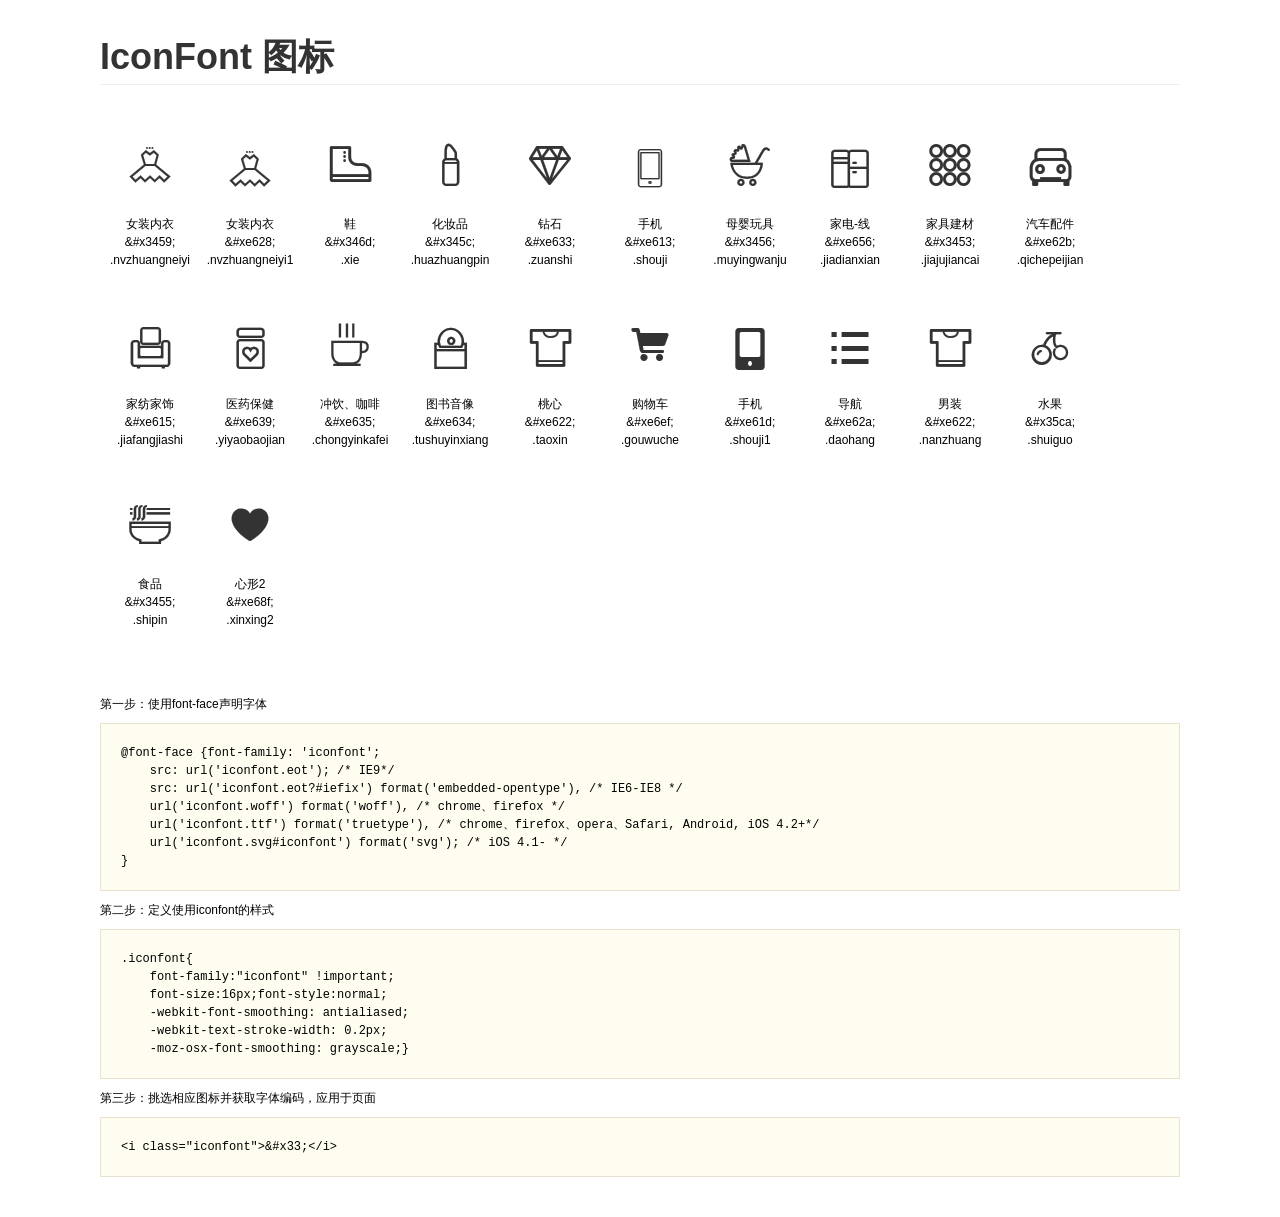
<file: iconfont/demo.html>
<!DOCTYPE html>
<html>
<head>
    <meta charset="utf-8"/>
    <title>IconFont</title>
    <link rel="stylesheet" href="demo.css">
    <link rel="stylesheet" href="iconfont.css">
</head>
<body>
    <div class="main">
        <h1>IconFont 图标</h1>
        <ul class="icon_lists clear">
            
                <li>
                <i class="icon iconfont">&#x3459;</i>
                    <div class="name">女装内衣</div>
                    <div class="code">&amp;#x3459;</div>
                    <div class="fontclass">.nvzhuangneiyi</div>
                </li>
            
                <li>
                <i class="icon iconfont">&#xe628;</i>
                    <div class="name">女装内衣</div>
                    <div class="code">&amp;#xe628;</div>
                    <div class="fontclass">.nvzhuangneiyi1</div>
                </li>
            
                <li>
                <i class="icon iconfont">&#x346d;</i>
                    <div class="name">鞋</div>
                    <div class="code">&amp;#x346d;</div>
                    <div class="fontclass">.xie</div>
                </li>
            
                <li>
                <i class="icon iconfont">&#x345c;</i>
                    <div class="name">化妆品</div>
                    <div class="code">&amp;#x345c;</div>
                    <div class="fontclass">.huazhuangpin</div>
                </li>
            
                <li>
                <i class="icon iconfont">&#xe633;</i>
                    <div class="name">钻石</div>
                    <div class="code">&amp;#xe633;</div>
                    <div class="fontclass">.zuanshi</div>
                </li>
            
                <li>
                <i class="icon iconfont">&#xe613;</i>
                    <div class="name">手机</div>
                    <div class="code">&amp;#xe613;</div>
                    <div class="fontclass">.shouji</div>
                </li>
            
                <li>
                <i class="icon iconfont">&#x3456;</i>
                    <div class="name">母婴玩具</div>
                    <div class="code">&amp;#x3456;</div>
                    <div class="fontclass">.muyingwanju</div>
                </li>
            
                <li>
                <i class="icon iconfont">&#xe656;</i>
                    <div class="name">家电-线</div>
                    <div class="code">&amp;#xe656;</div>
                    <div class="fontclass">.jiadianxian</div>
                </li>
            
                <li>
                <i class="icon iconfont">&#x3453;</i>
                    <div class="name">家具建材</div>
                    <div class="code">&amp;#x3453;</div>
                    <div class="fontclass">.jiajujiancai</div>
                </li>
            
                <li>
                <i class="icon iconfont">&#xe62b;</i>
                    <div class="name">汽车配件</div>
                    <div class="code">&amp;#xe62b;</div>
                    <div class="fontclass">.qichepeijian</div>
                </li>
            
                <li>
                <i class="icon iconfont">&#xe615;</i>
                    <div class="name">家纺家饰</div>
                    <div class="code">&amp;#xe615;</div>
                    <div class="fontclass">.jiafangjiashi</div>
                </li>
            
                <li>
                <i class="icon iconfont">&#xe639;</i>
                    <div class="name">医药保健</div>
                    <div class="code">&amp;#xe639;</div>
                    <div class="fontclass">.yiyaobaojian</div>
                </li>
            
                <li>
                <i class="icon iconfont">&#xe635;</i>
                    <div class="name">冲饮、咖啡</div>
                    <div class="code">&amp;#xe635;</div>
                    <div class="fontclass">.chongyinkafei</div>
                </li>
            
                <li>
                <i class="icon iconfont">&#xe634;</i>
                    <div class="name">图书音像</div>
                    <div class="code">&amp;#xe634;</div>
                    <div class="fontclass">.tushuyinxiang</div>
                </li>
            
                <li>
                <i class="icon iconfont">&#xe622;</i>
                    <div class="name">桃心</div>
                    <div class="code">&amp;#xe622;</div>
                    <div class="fontclass">.taoxin</div>
                </li>
            
                <li>
                <i class="icon iconfont">&#xe6ef;</i>
                    <div class="name">购物车</div>
                    <div class="code">&amp;#xe6ef;</div>
                    <div class="fontclass">.gouwuche</div>
                </li>
            
                <li>
                <i class="icon iconfont">&#xe61d;</i>
                    <div class="name">手机</div>
                    <div class="code">&amp;#xe61d;</div>
                    <div class="fontclass">.shouji1</div>
                </li>
            
                <li>
                <i class="icon iconfont">&#xe62a;</i>
                    <div class="name">导航</div>
                    <div class="code">&amp;#xe62a;</div>
                    <div class="fontclass">.daohang</div>
                </li>
            
                <li>
                <i class="icon iconfont">&#xe622;</i>
                    <div class="name">男装</div>
                    <div class="code">&amp;#xe622;</div>
                    <div class="fontclass">.nanzhuang</div>
                </li>
            
                <li>
                <i class="icon iconfont">&#x35ca;</i>
                    <div class="name">水果</div>
                    <div class="code">&amp;#x35ca;</div>
                    <div class="fontclass">.shuiguo</div>
                </li>
            
                <li>
                <i class="icon iconfont">&#x3455;</i>
                    <div class="name">食品</div>
                    <div class="code">&amp;#x3455;</div>
                    <div class="fontclass">.shipin</div>
                </li>
            
                <li>
                <i class="icon iconfont">&#xe68f;</i>
                    <div class="name">心形2</div>
                    <div class="code">&amp;#xe68f;</div>
                    <div class="fontclass">.xinxing2</div>
                </li>
            
        </ul>


        <div class="helps">
            第一步：使用font-face声明字体
            <pre>
@font-face {font-family: 'iconfont';
    src: url('iconfont.eot'); /* IE9*/
    src: url('iconfont.eot?#iefix') format('embedded-opentype'), /* IE6-IE8 */
    url('iconfont.woff') format('woff'), /* chrome、firefox */
    url('iconfont.ttf') format('truetype'), /* chrome、firefox、opera、Safari, Android, iOS 4.2+*/
    url('iconfont.svg#iconfont') format('svg'); /* iOS 4.1- */
}
</pre>
第二步：定义使用iconfont的样式
            <pre>
.iconfont{
    font-family:"iconfont" !important;
    font-size:16px;font-style:normal;
    -webkit-font-smoothing: antialiased;
    -webkit-text-stroke-width: 0.2px;
    -moz-osx-font-smoothing: grayscale;}
</pre>
第三步：挑选相应图标并获取字体编码，应用于页面
<pre>
&lt;i class="iconfont"&gt;&amp;#x33;&lt;/i&gt;
</pre>
        </div>

    </div>
</body>
</html>
</file>
<file: css/index.css>
@import url(base.css);
*{
	margin:0px;
	padding:0px;
}
body{
	font-family: '微软雅黑';
}
@font-face {
	font-family: 'iconfont';
    src: url('../iconfont/iconfont.eot'); /* IE9*/
    src: url('../iconfont/iconfont.eot?#iefix') format('embedded-opentype'), /* IE6-IE8 */
    url('../iconfont/iconfont.woff') format('woff'), /* chrome、firefox */
    url('../iconfont/iconfont.ttf') format('truetype'), /* chrome、firefox、opera、Safari, Android, iOS 4.2+*/
    url('../iconfont/iconfont.svg#iconfont') format('svg'); /* iOS 4.1- */
}
span{
	padding: 0px;
	margin: 0px;
}
.container{
   width:1349px;
   height: 100%;
   background: #F5F5F5;
   margin:0 auto;
}
.clear{
	clear:both;
}
/*页面顶部开始*/
.top{
	width:1349px;
	height:80px;
	background:#FFE404;
}
.topimg{
	width:990px;
	height:80px;
	background-image: url(../img/top.jpg);
	margin:0 auto;
}
.topbottom{
	width:1349px;
	height:32px;
    background: #f2f2f2;
    border-bottom: 1px solid #e5e5e5;
    position: relative;
    left: -15px;
}
.topcontent{
	width:1230px;
	height:32px;
	margin: 0px auto;
}
.entry{
	width:218px;
	height:32px;
	float: left;
	line-height: 30px;
}
.navigate{
	width:636.563px;
	height:32px;
	float: right;
}
.miu{
    font-size: 12px;
    color: #999;
    font-family: '微软雅黑';
}
.in{
	font-size: 12px;
    color: #999;
    font-family: '微软雅黑';
    padding-left: 20px;
    padding-right: 10px;
    margin-left: -3.5469px;
    text-decoration: none;
}
.in:hover{
	color: #C40000;
}
.enroll{
	font-size: 12px;
    color: #999;
    font-family: '微软雅黑';
    padding-left: 10px;
    padding-right: 10px;
    margin-left: -3.5469px;
    text-decoration: none;
}
.enroll:hover{
	color: #C40000;
}
.mytaobao{
	float: left;
	line-height:32px;
	width:74px;
	height:33px;
}
.mytaobao:hover{
	background: white;
}
.mytaobao:hover #xuanzhuan{
    display: block;
}
.mytaobao:hover b{
    display: none;
}
.taobao{
	position: relative;
	display:block;
	width: 48px;
	height: 32px;
	padding-left: 10px;
	padding-right: 14px;
	font-size: 12px;
    color: #999;
    font-family: '微软雅黑';
    text-decoration: none;
    border: solid #f2f2f2;
    border-width: 0 1px;
}
.taobao:hover{
	color:#C40000;
	text-decoration: underline; 
	cursor: pointer;
}
b{
	border-width: 3px;
    border-style: solid dashed dashed;
    border-color:#bbb transparent transparent;
    position:absolute;
    top:15px; 
    right:6px;   
}
#xuanzhuan{
	border-width: 3px;
    border-style:  dashed dashed solid;
    border-color: transparent transparent #bbb;
    position:absolute;
    top:12px; 
    right:6px;  
    display: none; 
}
.mybrand{
	float: left;
	line-height: 32px;
	width:87.281px;
	padding-right: 10px;
	padding-left: 10px;
}
#taoxin{
	float:left;
}
.brand{
	display:block;
	font-size: 12px;
    color: #999;
 	font-family: '微软雅黑';
 	text-decoration: none;
 	float: right;
}
.brand:hover{
	color:#C40000;
}
.iconfont{
    font-family:"iconfont" !important;
    font-size:12px;
    font-style:normal;
    /*-webkit-font-smoothing: antialiased;
    -webkit-text-stroke-width: 0.2px;
    -moz-osx-font-smoothing: grayscale;*/
    color: #c40000;
    margin-top: 1px;
}
#daohang{
	position: relative;
	top:-1px;
	left: 0;
}
.mycar{
	width:74.2813px;
	height: 33px;
	float: left;
	line-height: 32px;
	padding-left: 10px;
	padding-right: 10px;
}
.car{
	display: block;
    font-size: 12px;
 	color: #999;
	font-family: '微软雅黑';
	text-decoration: none; 
	float: right;
}
.car:hover{
	color:#c40000; 
}
.zero{
	padding:0 2px;
	font-weight:700;
	color: #717171;
	font-size: 12px;
	font-family: 'Arial';
}
.buyed{
	width:96px;
	height:57px;
	background: #fff;
	border-bottom:1px solid #E5E5E5;
	border-left:1px solid #E5E5E5;
	border-right:1px solid #E5E5E5;
    text-align: center;
    margin-top: 1px;
    position: relative;
    z-index: 111;
}

.buying,.sole{
	height: 29px;
	font-size:12px;
	color: #999;
	font-family: '微软雅黑';
	text-decoration: none; 
}
.sole{
	margin-top: -6px;
}
.myfavority{
	float: left;
	line-height:32px;
	width:62px;
	height:33px;
}
.myfavority:hover{
	background: white;
}
.myfavority:hover #xuanzhuan{
    display: block;
}
.myfavority:hover b{
    display: none;
}
.favority{
	position: relative;
	display:block;
	width: 36px;
	height: 32px;
	padding-left: 10px;
	padding-right: 14px;
	font-size: 12px;
    color: #999;
    font-family: '微软雅黑';
    text-decoration: none;
    border: solid #f2f2f2;
    border-width: 0 1px;
}
.favority:hover{
	color:#C40000;
	text-decoration: underline; 
	cursor: pointer;
}
.collect{
	width:84px;
	height: 57px;
	background: #fff;
	border-bottom:1px solid #E5E5E5;
	border-left:1px solid #E5E5E5;
	border-right:1px solid #E5E5E5;
    text-align: center;
    margin-top: 1px;
    position: relative;
    z-index: 111;
}
.baby,.store{
	height: 29px;
	font-size:12px;
	color: #999;
	font-family: '微软雅黑';
	text-decoration: none; 
}
.store{
	margin-top: -6px;
}
.line{
	width: 0px;
	height: 14px;
	float: left;
	margin-left: 6px;
	margin-right: 2px;
	border-left: 1px solid #CCCCCC;
	position: relative;
	top:9px;
}
.myphone{
	width:50.281px;
	height:33px ;
	padding-left: 10px;
	padding-right: 10px;
	float: left;
	line-height: 32px;
	left: 0;
	right: 0;
}
.phone{
    font-size: 12px;
    font-family: '微软雅黑';
    text-decoration: none;
    color: #999;
    float: right;
    display: block;
}
#call{
	float: left;
	margin-top: 0px;
}
.myphone:hover a{
	color:#c40000; 
	cursor: pointer;
}
.saoyisao{
	margin-top: -7px;
	margin-left: -54px;
	width:175px;
	height:227px;
	background: #fff;
	box-shadow: 0px -1px 2px #ccc;
	background-image: url(../img/saoyisao.png);
	position: relative;
	z-index: 111;
}
.saosao{
	width:145px;
	height:30px;
	background-image: url(../img/saosao.png);
	position: absolute;
	bottom:12px;
	margin-left: 15px;

}
.angle{
	border-width: 8px;
    border-style:solid dashed dashed;
    border-color:transparent transparent white;
   /* margin-left:78px;
    margin-bottom: 10px; */
    position: absolute;
    left: 80px;
    top: -13px;
}
.internet{
	width:36px;
	height: 32px;
	padding-right: 10px;
	padding-left: 10px;
	float: left;
	line-height: 32px;
}
.intern{
	font-size: 12px;
    font-family: '微软雅黑';
    color: #999;
    text-decoration: none;
    display: block;
}
.intern:hover{
	color:#c40000; 
	cursor: pointer;
}
.shangjia{
	float: left;
	width:48px;
	height:33px;
	padding-right: 10px;
	padding-left: 10px;
	border: solid #f2f2f2;
    border-width: 0 1px;
    line-height: 32px;
    position: relative;
}
.shangjia:hover{
	background: white;

}
.shangjia:hover .shangjiazhichi2{
    display: block;
}
.shangjia:hover b{
    display: none;
}
.shang{
	display: block;
	font-size: 12px;
    font-family: '微软雅黑';
    color: #999;
    text-decoration: none;
    display: block;
}
.shang:hover{
	color:#c40000; 
	cursor: pointer;
}
.shangjiazhichi{
	border-width: 3px;
    border-style: solid dashed dashed;
    border-color:#bbb transparent transparent;
    position:absolute;
    top:15px; 
    right:2px;   
}
.shangjiazhichi2{
	border-width: 3px;
    border-style: dashed dashed solid ;
    border-color: transparent transparent #bbb;
    position:absolute;
    top:13px; 
    right:2px;
    display: none;   
}
.daohang{
	float: left;
	width:63.719px;
	height:33px;
	padding-left: 10px;
	padding-right: 14px;
	border:solid #f2f2f2;
	border-width: 0px 1px;
	position: relative;
	line-height: 32px;
}
.daohang:hover{
	background: #fff;
}
.daohang:hover .smallmap{
    display: block;
}
.daoh{
	float: right;
	display: block;
	font-size: 12px;
    font-family: '微软雅黑';
    color: #999;
    text-decoration: none;
    display: block;
}
.stores{
	width:120px;
	height:153px;
	background: #fff;
	margin-top: 1px;
	border:solid #F2F2F2;
	border-width: 0 1px 1px 1px;
	margin-left: -85px;
	padding:11px;
	display: none;
	position: relative;
	z-index: 1111;
}
.liyi{
	font-size: 12px;
    font-family: '微软雅黑';
    color: #666;
    text-decoration: none;
    margin-bottom: -12px;
}
#first{
	margin-top: -13px;
}
#second{
	margin-top: -13px;
}
.fen:hover{
    color:#c40000; 
    text-decoration: underline;
    cursor: pointer;
}
.fen1{
	float: left;
}
.fen2{
   float: right;
}
.fen2:hover{
	color:#c40000; 
    text-decoration: underline;
    cursor: pointer;
}
.dashed{
	margin-top: 12px;
	width:120px;
	height: 0px;
	border-bottom: 1px dotted #827777;
}
.daohang:hover #xuanzhuan{
    display: block;
}
.daohang:hover b{
    display: none;
}
#tou2{
	margin-top: -3px;
}
.hang{
	width:120px;
	height: 20px;
}
.smallmap{
	width:1138px;
	height:200px;
	background: #fff;
	margin-left: -1121px; 
	border: solid #EEEEEE;
	border-width: 0 1px 1px 1px;
	padding:25px 30px;
	display: none;
	position: relative;
	z-index: 1111111;
}
.hotrecomment{
    width:277px;
    height:200px; 
    border-right:1px solid #F5F5F5;
    float: left;
}
.market{
	float: left;
	width:375px;
	height: 200px;
	border-right:1px solid #F5F5F5;
	padding-left: 30px;
}
.coolbrand{
	width:270px;
	float: left;
    height: 200px;
	border-right:1px solid #F5F5F5;
	padding-left: 30px;
}
.serivicehelp{
	width:123px;
	height: 200px;
	float: left;
	padding-left: 30px;
}
.head{
	color:#f56a00;	
	font-size: 16px;
	font-weight: 100;
	padding-bottom: 8px;
	margin-top: -6px;
}
.hot{
	padding-left: 6px;
}
.listone{
	margin-top: -12px;
}
.listfirst{
	list-style: none;
	float: left;
	position: relative;
	width: 92px;
	padding:3px 0;
	line-height: 1.4;
}
.brandfeng{
	width:90px;
}
.listsecond{
	color:#666;
	text-decoration: none;
	font-size: 12px;
}
.listsecond:hover{
	text-decoration: underline;
	color:#f56a00;
}
#industry{
	color:#2263d4;
}
#brandfeng{
	color:#000;
}
#listsecond:hover{
	color:#000;
}
#listblue:hover{
	color:#2263d4;
}

 /*固定*/
 .top_float{
	width: 35px;
	height: 100%;
	background: #000;
	z-index: 1;
	position: fixed;
	top: 0;
	right: 0;
	z-index: 100;
	font-size:12px;
}
.tf_hidden{
	display: block;
	width: 80px;
	height:35px;
	position: absolute;
	left: -100px;
	/*top:138px;*/
/*	position: relative;*/
	display: none;
	opacity: 0;
}
.tf_hidden .tf_hidden_l{
	width: 80px;
	height: 100%;
	color:#fff;
	background: #555; 
	line-height: 35px;
	text-align: center;
	float: left;
}
.tf_hidden .tf_hidden_r{
	position: absolute;
	right: -15px;
	top:12px;
	/*margin-top:8px;*/
	/*float: right;*/
	width: 0px;
	height: 0px;
	border:7px solid #555;
	border-left:8px solid #555;
	border-right-color:transparent;
	border-bottom-color:transparent;
	border-top-color:transparent;
}
.float1{
	width: 35px;
	height: 35px;
	margin-top: 138px;
	position: relative;

}
.float1 img{
	width: 35px;
}
.float1 img:hover{
	background: #cc0000;
}
.float-line1{
	width: 25px;
	height: 1px;
	background: #444;
	overflow: hidden;
	margin:0 auto;
	margin-top: 7px;
}
.float2{
	width: 35px;
	height: 98px;
    text-align:center;

}
.float_sc{
	width: 35px;
	height: 35px;

}
.float_sc img{
	width: 35px;
}
.float-word{
	width: 35px;
	height:16px;
	font-size:12px;
	color: #fff;  
	line-height:16px;

}
.float2:hover{
	background: #cc0000;
}
.float-line2{
	width: 25px;
	height: 1px;
	background: #444;
	overflow: hidden;
	margin:0 auto;

}
.float3{
	width: 35px;
	height: 250px;
	margin-top:16px;
}
.float-icon{
	width: 35px;
	height: 35px;
	margin-bottom: 4px;
	position: relative;
}
.float-icon:hover{
	background:#cc0000;
}
.float4{
	width: 35px;
	height: 96px;
}
.float4-icon{
	width: 35px;
	height: 35px;
	position: relative;
}
.float4-icon:hover{
	background:#cc0000;
}
/*页面顶部结束*/





/*页面背景开始*/

.background{
	width:1349px;
	height: 130px;
	background: white;
	background-image:url(../img/background.png);
	background-position:left; 
	position: relative;
	left: 0px;
	top:0px;
}
.background .search{
	width:625px;
	height: 63px;
	padding-top: 38px;
	margin:auto;
    position: relative;
    left: 0px;
    top:0px;
    overflow: hidden;
}
.background .search .searchinput{
	width:623px;
	height:36px;
	background: yellow; 
    border:solid #c40000;
    border-width: 2px 0px 2px 2px;
}
.search .ssk{
	border-width: 0px;
	width: 483px;
	height: 36px;
	font-size:14px;
	color:#666;	
	padding-left: 8px;
}
.search .btn{
	width: 132px;
	height: 36px;
	border-width: 0px;
	background-color: #c40000;
	margin-left: -5px;
	font-size: 18px;
	font-weight: 700;
 font-family: '\5FAE\8F6F\96C5\9ED1',arial,"\5b8b\4f53";
	color:#fff;
	letter-spacing: 5px;
	float: right;
}
.tianmao{
	width:290px;
	height:130px;
	background-image: url(../img/tianmao.gif);
	position: absolute;
	left: 0px;
}
.inputbottom{
	width:625px;
	height: 18px;
	margin-left: -13px;
	font-size: 14px;
	padding: 5px 0;
}
.inputbottom li{
    display: inline-block;
	padding:0 9.4px 0 12px;
	border-left: 1px solid #CCCCCC;
	list-style: none;
	line-height: 1.1;
}
.inputbottom li a{
	font-size: 14px;
	font-family: '宋体';
    text-decoration: none;
    color:#999;
}
.inputbottom li #color{
    color:#c40000;
}


/*页面背景结束*/

/*banner开始*/

.bannerhead{
	width:1349px;
	height:36px;
	background-color: #DD2727; 
	line-height: 36px;
}
.bannerhead .navigation{
   width:1230px;
   height:36px;
   margin:auto;
   padding-right: 30px; 
}
.naviate{
	width:1045.500px;
	height:36px;
	margin-left: 215px;
}
.mytianmao{
	display: block;
	padding:0px 15px;
	float: left;
	position: relative;
	left: 0px;
	top:0px;
	z-index: 11;
}
.naviate .text{
	font-size:16px;
	font-family: ;
	color:#fff;
	line-height: 36px;
	text-decoration: none;
}
.mytianmao .ear{
	width:40px;
	height:15px;
	background-image: url(../img/ear.png);
	background-size: 40px 15px;
	position: absolute;
	top: 0px;
	left: 50%;
	margin-left: -20px;
	margin-top: -5px;
	display:block;
    opacity: 0;
    z-index: 0
}
.bannerbottom{
	width:1340px;
	height:500px;
	position: relative;
	left: 0;
	top: 0;
}
#img0{
	background-color: #e8e8e8;
}
#img1{
	background-color: #d9123d;
}
#img2{
	background-color: #e8e8e8;
}
#img3{
	background-color: #e8e8e8;
}
#img4{
	background-color:  #e8e8e8;
}
#img5{
	background-color:  #e8e8e8;
}
.bannerimg{
	width:1120px;
	height:500px;
	margin: 0 auto;
	position: relative;
	left: 0;
	top: 0;
}
.bannerbottom .img{
	width:1120px;
	height:500px;
	position: absolute;
	top: 0;
	left: 0;
}

.bannerleft{
	width:110px;
	height: 500px;
	position:absolute;
	left: 0;
	top:0;
}
.bannerright{
	width:110px;
	height: 500px;
	position:absolute;
	right:0;
	top:0;

}
.imgs{
	width: 1130px;
	height: 500px;
	position: absolute;
	overflow: hidden;
	top:0;
	left: 0;
	display: block;
}
.bannerbg{
	width:110px;
	height: 500px;
	position:absolute;
	left: 0;
	top:0;
}
.bannerfg{
	width:100px;
	height: 500px;
	position:absolute;
	right:0px;
	top:0;
}
.listhead{
	width:200px;
	height: 36px;
	background-color: #C60A0A;
	position: absolute;
	z-index: 123;
	top:-36px;
	left: 45px;
	line-height: 36px;
	color:#fff;
}
.listhead .fenlei{
    display: inline-block;
    font-size: 16px;
    margin-left: 6px;
    font-weight: 700;
}
#white{
    color:#F8E1E1;
    margin-left: 16px;
    font-size: 16px;
    margin-top: -1px;
}
.bannerbottom .list{
	width:200px;
	height: 500px;
	background-color: rgba(238,238,238,.95);
	position: absolute;
	top:0;
	left: 45px;
	z-index: 11111;
	font-size: 12px;
}
.bannerbottom .listnavite{
	list-style: none;
	width:200px;
	height: 31.188px;
	font-size: 14px;
	line-height: 31.188px;
	color:#000;
	
}
.bannerbottom .list li:hover{
   background:#fff;
}
.bannerbottom .list li:hover .bg{
	color:#E85687;
	font-weight: 700;
}
.bannerbottom .list li:hover .cg{
	color:#427DEF;
	font-weight: 700;
}
.bannerbottom .list li:hover .dg{
	color:#F7A831;
	font-weight: 700;
}
.bannerbottom .list li:hover .eg{
	color:#3BC7B0;
	font-weight: 700;
}
.bannerbottom .list li:hover .fg{
	color:#6347ED;
	font-weight: 700;
}
.opacity{
	opacity: .5;
	font-size: 16px;
	margin-left: 14px;
	margin-right: 4px;
	color:#000;
	height: 31px;
	line-height: 31px;
}
.bannerbottom .list li a{
	text-decoration: none;
	font-size: 14px;
	height: 31px;
	line-height: 31.2px;
	color:#000;
}
.bannerbottom .list li .listright{
	width:852px;
	height: 500px;
	background-color: #fff;
	position: absolute;
	top:0;
	left: 200px;
	display: none;
	z-index: 12345;
}
#redcolor{
	color:#E54077;
}
#bluecolor{
	color:#427DEF;
}
.bannerbottom .list li:hover .listright{
	display: block;
}
.listrightleft{
	width:607px;
	height:472px;
	float: left;
	padding-top: 14px;
	padding-left: 30px;
	padding-right:4px; 
}
.listrightleft .textlist{
	width:597px;
	height:472px;
}
.listrightleft .textlist .biaoti{
	padding-bottom: 16px;
	font-size: 14px;
	float: left;
	font-weight: 700;
	color: #333333;
}
.listrightleft .textlist ul{
	padding-bottom: 16px;
	font-size: 12px;
	float: left;
	margin-left: 19px;
	width:481px;
	border-bottom: 1px dashed #E6E6E6;
}
.rightcontent{
	float: left;
	list-style: none;
	margin-left: 11px;
	height: 22px;

}
.rightcontent a{
    font-size: 14px;	
	text-decoration: none;
	color:#666;
}
.listrightright{
	width:189px;
	height:481px;
	background: #FAFAFA;
	float:right;
	padding:10px;
}
.listrightright .imglist{
	width:189px;
	height:481px;
	background: #fff;
}
#qianblue{
	color:#6347ED;
}
.yuandian{
	width:1239px;
	height: 26px;
	position: absolute;
	bottom:20px;
	left: 0;
	z-index: 111;
	text-align: center;
}
.yuandian li{
    background: url(../img/list.png) no-repeat;
    width: 18px;
    height: 18px;
    border-radius: 11px;
    display: inline-block;
    padding: 2px;
    overflow: hidden;
    margin-left: 10px;
    cursor: pointer;
    list-style: none;
}
.kongquan{
	background: url(../img/list2.png) no-repeat!important;
	width: 18px;
    height: 18px;
    border-radius: 11px;
    display: inline-block;
    padding: 2px;
    overflow: hidden;
    margin-left: 10px;
    cursor: pointer;
    list-style:none;
}
.banner{
	position: relative;
}
.banner_right{
	width:330px; 
	height:480px;
	/*float:right;*/
/*	margin-right: 74px;
*/	/*margin-top: 10px;*/
	position: absolute;
	right:50px;
	top:10px;
	z-index: 50;
}
.banner_right1{
	width:220px;
	height:235px;
	float: left;
	margin-bottom:10px;
	background-color:rgba(255,255,255,.7);
	background-image: url("../img/banner.png")
}
.banner_right1:hover{
	background-color: #fff;
}
.banner_right3{
	width:220px;
	height:235px;
	float: left;
	background-color:rgba(255,255,255,.7) 
}
.banner_right3 img{
	width:220px;
}
.banner_right3:hover{
	background-color: #fff;
}
.banner2_mask{
	width: 100px;
	height: 100%;
	position: absolute;
	top:0;
	right:0;
	background: #000;
	opacity:0.5;
	filter:alpha(opacity=50);
	z-index: 51;
}
.banner_right2{
	width:100px;
	height:100%;
	/*background:#7d7d7d;*/
	/*background: red;*/
	float: right;
	color: #fff;
/*	opacity:0.5;*/
	z-index: 60;
	position: absolute;
	top:0;
	right:0;
	font-size: 12px;	
}
.banner_right2_1{
	width:70px;
	height:70px;
	margin:12px auto;	
}
.banner_right2_1 img{
	width: 70px;
	height:70px;
}
.banner_right2_2{
	width: 80px;
	height:80px;
	margin:0 auto 0;
	text-align: center;
}
.banner_right2_2 a{
	color: #fff;
}
.banner_right2_2 a:hover{
	text-decoration:underline;
}
.banner_right2_21{
	width:80px;
	height:18px;
	line-height: 18px;
	margin-bottom: 6px;
}
.banner_right2_22{
	width:80px;
	height: 24px;
	background:#dd2727;
	border-radius:24px;
	line-height: 24px;
	margin-bottom: 6px;
}
.banner_right2_3{
	width: 100px;
	height:91px;
	margin-top: 22px;
	text-align: center;
}
.banner_right_word{
	height: 22px;
	text-align: center;
}
/*.banner_right2_3 span{
	margin-bottom:5px;
}*/
.banner_right2_3 a{
	color:#fff;
}
.banner_right2_3 a:hover{
	text-decoration: underline;
}
.banner_right2_4{
	width: 100px;
	height:160px;
	
	margin-top: 32px;
}
.banner_line{
	width:80px; 
	height:0px;
	border-bottom: 1px dashed #575757;
}
.tj{
	height:24px;
	width:100px;
	text-align: center;
	line-height: 24px;
	background:#555;
}
.tji{
	width:100px;
	height:135px;
}
.tj_img{
	width: 57px;
	height: 57px;
	margin: 17px auto 7px auto;
}
.tj_img img{
	width: 57px;
	height: 57px;
	border-radius: 50%;
}

.tj_word{
	width: 100px;
	height: 22px;
	line-height: 22px;
	text-align: center;
	font-size: 12px;
}
.tji a{
	color:#fff;
}

/*banner结束*/

/*下拉搜索框开始*/
.fixed{
	width:1349px;
	height:50px;
	position: fixed;
	top:-50px;
	left: 0;
	background: #DD3131;
	z-index: 1111111;
}
.xialasearch{
	width:1000px;
	margin-left: 43px;
}
.xialaimg{
	float: left;
}
.xialakuang{
	float: left;
	width:740px;
	height: 30px;
	padding-top:12px;
	margin-left:95px;
}
.xialakuang #xialak{
	border:0;
	width:640px;
	height: 20px;
	padding:5px 3px 5px 5px;
	float: left;
	color: rgb(102, 102, 102);
	font-size: 12px;

}
.xialakuang .xialas{
	width:90px;
	height: 32px;
	background: #c40000;
	float: left;
	border: 0;
	font-size: 16px;
	color:#fff;
	font-family: '微软雅黑';
	line-height: 32px;
}


/*。。。。。。。。。。。。。。。。。下拉搜索框结束。。。。。。。。。。。。。。。。。。。。。。。*/

/*。。。。。。。。。。。。。。。。。banner下面开始。。。。。。。。。。。。。。。。。。。。。。。*/
.bannerxia{
	width:1349px;
	height:329px;
	background-image:url(../img/1.png);
	background-position:center; 
}
.bannerxiacontent{
	width:1230px;
	padding-right: 30px;
	margin:30px auto 0;
}
.xialatitle{
	width:600px;
	height:40px;
	background: url(../img/2.png);
	margin: 0 auto;
	margin-bottom: 20px;
}
.xialaneirong{
	width:1230px;
	height:329px; 
}
.bannerxiaimg a{
	width:238px;
	height: 269px;
	display: inline-block;
}
.bannerxiaimg a img{
	width:238px;
	height: 269px;
	width: 100%
}
.marginright{
	margin-right: 5px!important;
}
.hotbrand{
	margin:30px 0 auto;
	width:1230px;
	padding-right: 30px;
	margin-left: 45px;
	background: #F5F5F5;

}
.modletitle{
	width:220px;
	height: 30px;
	font-size: 18px;
	font-weight: 400;
	line-height: 30px;
	color:#000;
	padding-left: 15px;
}
.modletitle span{
	font-size: 14px;
}
.hotbrandimgs{
	width:1230px;
	height: 372px;
}
.titleimg{
	width:245px;
	height:372px;
	display: inline-block;
}
.titleimg a{
	width:100%;
	height: 100%;
	display: inline-block;
	font-size: 0;
}
.titleimg img{
	width:100%;
	height: 100%;
}
.middleimg{
	width:738px;
	height: 371px;
	display: inline-block;
	margin-left: -5px;
}
.middleimg li{
	width:122px;
	height: 92px;
	margin-right: 1px;
	margin-bottom: 1px;
	float: left;
	list-style: none;
	position: relative;
}
.geziimg{
	display: block;
	width:100%;
	text-align: center;
	height: 92px;
	background: white;
}
.geziimg img{
	margin-top: 21px;
	width:80%;
	height: 50px;

}
#gengxin{
	width:100%;
	height: 50px;
}
.rightimg{
	width:247px;
	height: 371px;
	background: #F9F8F3;
	display: inline-block;
	margin-left: -5px;
	vertical-align: top;
}
.rightimg li{
	list-style:none;
	width: 210px;
	height: 75px;
	padding:9px 18px;
	position: relative;
}

	
.rightimg a{
	display: block;
	width:100%;
	height: 100%;
	text-decoration: none;
	/*text-overflow: ellipsis;*/
}
.rightimg .logo{
	width:74px;
	height: 74px;
	border-radius: 50%;
	background: #fff;
	overflow: hidden;
	line-height: 74px;
	text-align: center;
    float: left;

}
.logo img{
	max-width: 100%;
	max-height: 100%;

}
.logoright{
	padding:17px 0;
	margin-left: 90px;
	width: 120px;
	height: 40px;
	overflow: hidden;
}
.logoright .title{
	font-size: 14px;
	color:#333;
	overflow: hidden;
}
.logoright .desa{
	width:120px;
	height: 20px;
	font-size: 14px;
	color:#999;
	overflow: hidden;
	/*text-overflow: ellipsis;*/
}
.brandmask{
	width:121px;
	height:92px;
	 position:absolute;
	 right:0px;
	 top:0px;
	 background: rgba(0,0,0,.8);     
}
.mask{
	position: absolute;
	right:5px;
    top:5px;
}
.brandmask p{
	color:#fff;
	font-size:12px; 
	position:absolute;
	top:50%;
	margin-left: -31px;
	left: 50%;
	margin-top: -16px;
}
.brandmask a{
	display: block;
	width:63px;
	height:18px;
	background: red;
	border-radius: 9px;
	font-size: 12px;
	text-decoration: none;
	text-align: center;
	color:#fff;
	position: absolute;
	bottom:15px;
	left: 32px;
}
.brandmasks{
	width:112px;
	height:92px;
	position:absolute;
	left: 0;
	top: 0;
}
.hotbrandbottom{
	width:1230px;
	height:477px;
	margin-left: 45px;
	margin-top: 30px;
	background:#F5F5F5; 
}
.hotbottom{
	width:238px;
	height: 477px;
	display: inline-block;
	vertical-align: top;
	background: #fff;
	margin-right: 5px;
}
#hotbottoms{
	width:238px;
	height: 476px;
	display: inline-block;
	vertical-align: top;
	background: #fff;
	border-right: 1px solid #fff;
	margin-right: 0;
}
.hotbottom .title{
	padding-left: 54px;
	width:184px;
	height: 36px;
	background: #DD2727;
}
.hotbottom .title img{
	margin: 0 auto;
}
.hotbottom .title span{
	font-size: 18px;
	font-weight: 700;
	color:#fff;
	display: inline-block;
	vertical-align: top;
	margin-top: 7px;
}
.hotbottom .one{
	display: block;
	width: 238px;
	height: 220px;
	overflow: hidden;
}
.hotbottom .one .titles{
	font-size:22px;
	color:#000;
	height: 24px;
	margin-top: 19px;
	position: relative;
	width:100%;
	text-align: center;
	line-height: 24px;

}
.hotbottom .one .second{
	font-size: 14px;
	line-height: 14px;
	color:#888;
	margin-top: 5px;
	position: relative;
	text-align: center;
}
.hotbottom .one .three{
	width:140px;
	height: 140px;
	margin-top: 5px;
	margin:9px auto 0;
	position: relative;
}
.hotbottom .imgmask{
	width:140px;
	height:140px;
	border-radius: 70px;
	background: #000;
	opacity:.03;
	position: absolute;
	left: 0;
	top: 0;
	z-index: 1;
}
.hotbottom .one .three img{
	width:95%;
	/*margin-left: 5px;*/
	position: absolute;
	top: 0;
    left: 0;
    right: 0;
    bottom: 0;
    margin: auto;
    z-index: 0;
}
.linex{
	width:200px;
	height: 1px;
	background: #eee;
	margin: 0 auto;
}
/*。。。。。。。。。。。。。。。。。banner下面结束。。。。。。。。。。。。。。。。。。。。。。。*/
.xiezibg{
	display: block;
	width:1230px;
	margin-left: 44px;
	height:90px;
	overflow: hidden;
	margin-top: 10px;
}
.xiezibg img{
	width:1620px;
	height:90px;
	display: block; 
	margin-left: -165px;
}
/*按需加载开始*/
/*<!-- 亲子时光开始 -->*/
.anxu{
	width:1230px;
	height:10398px;
	padding-right: 30px;
	margin:30px auto;
}
.qinzi{
	width:100%;
	height: 470px;
	position: relative;
	margin-bottom: 10px;
}
.qinzititle{
	width:100%;
	height: 30px;
}
.qinzititle div{
	width:5px;
	height: 20px;
	background:#F7A945;
	vertical-align: top;
	display: inline-block;
}
.qinzititle span{
	font-size: 18px;
	color:#000;
	margin-left: 10px;
	vertical-align: top;
}
.qinzititle #small{
	font-size: 14px;
	margin-left: 10px;
	vertical-align: middle;
}
.qinzititle ul{
	display: inline-block;
	
	float: right;

}
.qinzititle ul a{
	display: inline-block;
	vertical-align: top;
	text-decoration: none;
	color:#000;
    font-size: 14px;
    margin: 5px 10px;
    height: 20px;
    line-height: 20px;
}
.qinzibottom{
	width:1230px;
	height: 440px;
}
.qinzibottom a{
	color:#000;
}
.qinzibottomleft{
	display: block;
	width:246px;
	height: 440px;
    background: #fff;
    text-decoration: none;
    float: left;
}
.qinzibottomleft img{
	width:100%;
	height: 330px;
	display: block;
}
.qinzibottommiddle{
	width:735px;
	height:440px;
	float: left;
	background: yellow;
	box-sizing:border-box;
}
.qinzilist{
	width:244px;
	height: 108px;
	background-color: #F7A945;
    border: 1px solid #F7A945;
}
.qinzilist p{
	/*width:;
	height: ;*/
	color:#fff;
	font-size:22px;
	margin-top: 20px;
	font-weight: 500;
	text-align: center;
	overflow: hidden;
}
.qinzilist  #title{
	font-size: 18px;
	font-weight: 100;
	margin-top: 0;
	height: 27px;
	line-height: 27px;
}
.smalllunbo{
	width:246px;
	height: 30px;
	position: absolute;
	bottom:110px;
	left: 0;
	background: rgba(255,255,255,.8);
	overflow: hidden;
}
.smalllunbo .lunbo{
	width:246px;
	height: 30px;
    text-align: center;
    position: absolute;
    top:0;
    left: 0;
    line-height: 30px;
    font-size: 14px;
    color:#000;
}
.qiziimgs{
	width:245px;
	height:220px;
    float: left;
    display: block;
    border-bottom: 1px solid #f5f5f5;
    border-right: 1px solid #f5f5f5;
    position: relative;
    background-color: #fff;
    box-sizing:border-box;
}
.qizibigimgs{
	width:245px;
	height:220px;
    float: left;
    display: block;
    border-bottom: 1px solid #f5f5f5;
    border-right: 1px solid #f5f5f5;
    position: relative;
    background-color: #fff;
    box-sizing:border-box;
}
.bigest{
	width:489px;
}
.qiziimgs .title{
	height:24px;
	font-size:18px;
	line-height: 18px; 
	position:absolute;
	top:25px;
	left:25px;
	z-index: 33;
}
.bigest .title{
	height:24px;
	font-size:26px;
	line-height: 18px; 
	position:absolute;
	top:46px;
	left:45px;
	z-index: 33;
}
.qiziimgs .secondtitle{
   
   position: absolute;
   top:54px;
   left:25px;
   font-size: 14px;
   color: #F7A945;;
   z-index: 33;
}
.bigest .lingyige{
	position: absolute;
	top:79px;
	left:45px ;
	font-size:18px;
	z-index: 111;
	color:#000; 
}
.bigest .secondtitle{
	position: absolute;
   top:104px;
   left:45px;
   font-size: 14px;
   color: #0AB9F0;;
   z-index: 33;
}
.qiziimgs .tupians{
	width:154px;
	height:154px;
	position: absolute;
    left:90px;
    bottom:0;
    z-index: 1
}
.qiziimgs .tupiansx{
	width:60px;
	height: 30px;
	position: absolute;
	left: 30px;
	bottom: 0;
	z-index: 1;
}
.qizibigimgs .tupiansxy{
	width:60px;
	height: 30px;
	position: absolute;
	left: 30px;
	bottom: 0;
	z-index: 1;
}
.bigest .tupiansy{
	width:195px;
	height:195px;
	position: absolute;
    left:293px;
    bottom:0;
    z-index: 1
}
.qinzibottomright{
	width:248px;
	height:440px;
	float: left;
}
#qinziright{
	display: block;
	width:248px;
	height:146px;
	border-bottom: 1px solid #f5f5f5;
    border-right: 1px solid #f5f5f5;
    position: relative;
    background:#fff;
}
#llthree{
	border-bottom: 0;
}
#qinziright .title{
	height:24px;
	font-size:18px;
	line-height: 18px; 
	position:absolute;
	top:25px;
	left:25px;
	z-index: 33;
}
#qinziright .secondtitle{
   
   position: absolute;
   top:54px;
   left:25px;
   font-size: 14px;
   color: #F7A945;;
   z-index: 33;
}
#qinziright .tupians{
	width:100px;
	height:100px;
	position: absolute;
    left:147px;
    bottom:0;
    z-index: 1
}
#qinziright .tupiansx{
	width:60px;
	height: 30px;
	position: absolute;
	left: 30px;
	bottom: 0;
	z-index: 1;
}
#xiezibg2{
   width:1230px;
   margin:0 auto;
   margin-bottom: 30px;
}
#xiezibg3{
	margin-left: 0;
}
#xiezibg4{
	margin-left: 0;
}
/*<!-- 亲子时光结束 -->*/




/*品牌旗舰店开始*/
.flagship{
	width:1230px;
	height: 824px;
	padding-right: 30px;
	margin: 0 auto;

}
.flagshipcontent{
	width:1230px;
	height: 824px;
	position: relative;
}
.biglist{
	margin-left: 373px!important;
}
.huise{
	background: #F5F5F5!important;
}
.sida{
	width:100%;
	height: 694px;
	position: absolute;
	left: 0;
	bottom: 100;
	list-style: none;
}
.sida li{
	width: 594px;
	height: 326px;
	background: #fff;
	padding:10px;
	margin-right: 1px;
	margin-bottom: 1px;
	float: left;
}
.sida li .head{
	width:594px;
	height: 50px;
}
.logoing{
	width:100px;
	height: 50px;
	margin-right: 10px;
	line-height: 50px;
	text-align: center;
	float: left;
}
.logoing img{
	max-width:100%;
	max-height: 100%;
	vertical-align: top;
}
.head .texts{
	width:200px;
	height:50px;
	float: left; 
}
.head a{
	color: #333;
    font-size: 16px;
    line-height: 30px;
    display: block;
    font-weight: 500;
    text-decoration: none;
}
.head p{
	color: #999;
    font-size: 14px;
    line-height: 20px;
    display: block;
}
.enterstore{
	width: 80px;
    height: 30px;
    margin-top: 10px;
    color: #666;
    font-size: 14px;
    line-height: 30px;
    text-align: center;
    background-color: #eee;
    float: right;
}
.liul{
	width:606px;
	height:200px;
	margin: 10px -6px;
}
.liul .tongyi{
	width: 192px;
	height: 268px;
    margin: 0 5px;
    float: left;
}
.liul img{
    display: block;
    width:192px;
    height: 192px;
}
.tongyi .sone{
	padding:0 10px;
}
.tongyi .title{
    font-size: 12px;
    color:#000;
    line-height: 18px;
}
.price{
	color: #dd2727;
    font-size: 16px;
    line-height: 30px;
    font-weight: 600;
}
.five{
	margin-right: 10px!important;
}
.six{
	margin-right: 0px!important;
}
#xiezibg5{
	margin-top:0;
	position: absolute;
	bottom: 0;
	margin-left: 0;
}
/*品牌旗舰店结束*/

/*<!--猜你喜欢开始 -->*/
.yourlike{
	width:1230px;
	height:6185px;
	margin: 30px auto 0;
	padding-right: 30px;
}
.likes{
    text-align: center;
    height: 43px;
    position: relative;
}
.likes span{
	width:101px;
	height:23px;
	margin: auto;
	display: block;
    position: relative;
}
.likes p{
	float: left;
	margin-left: 8px;
	font-size: 18px;
	color:#666;
}
#taoxins{
	font-size: 20px;
	float: left;
}
.hengzhe1{
	width:30px;
	height: 1px;
    background: #979797;
    position: absolute;
    left:516px;
    top:12px;
}
.hengzhe{
	width:30px;
	height: 1px;
    background: #979797;
    position: absolute;
    left:686px;
    top:12px;
}
.likesimg{
	width:1233px;
	height: 324px;
}
.likesli{
	float: left;
    width: 239px;
    margin-right: 8px;
    margin-bottom: 7px;
    list-style: none;
    outline: none;
}

.likesli a{
	display: block;
	text-decoration: none;
	background: #fff;
}
.likesli span{
	width:235px;
	height:230px;
}
.likesli span img{
	width:100%;
	height: 100%;
}
.chixia{
	width:211px;
	height: 34px;
	margin: auto;
	font-size: 13px;
	text-decoration: none;
	color:#666;
}
.jiage{
	width:211px;
	height:27px;
	margin: auto;
	padding-top: 6px;
}
.span1{
	font-size: 14px;
}
.span2{
	font-size: 16px;
}
.zuihou{
	margin-right: 0!important;
}
.maotou{
	width:1230px;
	height: 76px;
	padding-top: 20px;

}
.maotouimg{
	width:130px;
	height: 71px;
	margin: auto;
	background-image: url(../img/maotou.png);
	background-position:0px 71px; 
}
/*<!--猜你喜欢结束 -->*/

/*按需加载结束*/




/*<!-- 底部开始 -->*/
.pagebottom{
	width:1349px;
	height: 560px;
	background: white;
	border-top: 1px solid #D1D7DC;
}
.maptop{
	width:1190px;
	height: 150px;
	margin: auto;
	background: #fff;
	border-bottom: 1px solid #D1D7DC;

}
.maphead1{
	display: block;
	width:297px;
	height: 100px;
	float: left;
	background: url(../img/head.jpg);
}
.maphead2{
	display: block;
	width:297px;
	height: 100px;
	float: left;
	background: url(../img/heads.jpg);
}
.maphead3{
	display: block;
	width:297px;
	height: 100px;
	float: left;
	background: url(../img/headss.jpg);
}
.maphead4{
	display: block;
	width:297px;
	height: 100px;
	float: left;
	background: url(../img/headsss.jpg);
}
.serivices{
	width:1190px;
	height: 190px;
	padding-top: 22px;
	margin: auto;
	background: url(../img/maotouhe.png) no-repeat 45px bottom;
}
.smallservice{
	width:186px;
	padding-left: 52px;
	float: left;
}
.bigtitles{
    width: 186px;
    height: 30px;
    line-height: 30px;
    color: #646464;
    font-size: 16px;
    font-weight: 700;
    list-style: none;
    text-align: left;
}
.smalltitles{
	list-style: none;
}
.smalla{
     width:100px;
     height: 20px;
     line-height: 20px;
     font-size: 12px;
     color:#8b8b8b;
     text-align: left;
     display: block;
     text-decoration: none;
}
.shoujiimg{
	width:186px;
	height:160px;
	list-style: none;
}
.blackpart{
	width:1320px;
	height: 195px;
	background: #000;
	border-top: 2px solid #c40000;
}
.blackcontent{
	width:1349px;
	height:175px; 
}
.blackcontent .ones{
     height:25px;
     width:1190px;
     padding:5px 0;
     margin: 0 auto; 
}
.blackcontent .ones a{
	margin-right: 3px;
	color:#fff;
	font-size: 12px;
	text-decoration: none;
}
.blackcontent .two{
	 height:25px;
     width:1190px;
     padding:5px 0;
     margin: 0 auto; 
}
.blackcontent .two a{
	margin-right: 3px;
	color:#fff;
	font-size: 12px;
	text-decoration: none;
}
.blackcontent .two span{
	color:#fff;
}
.blackcontent .threes{
	width:1190px;
	height: 105px;
	margin:0 auto;
	color:#a4a4a4;;
	font-size: 12px;
	line-height: 20px;
	display: block;
}
.margin{
	margin-right: 65px;
	text-decoration: none;
	color:#a4a4a4;

}
#the{
	font-weight: 400;
	color: #686868;
	display: block;
	border: none;
    position:static;
}
.huizhang{
	display: block;
	width:1930px;
	height:30px;
	padding:10px 0 5px 0;
	margin:0 auto;
}
.huizhang1{
	margin-top: 10px;
	margin-right: 10px;
	display: block;
	float: left;
}
..huizhang2{
	margin-top: 10px;
	display: block;
	float: left;

}
/*<!-- 底部结束 -->*/


.leftnavigate{
	width:35px;
	height:369px;
	position: fixed;
	left:0;
	top:50%;
	margin-top:-185px;
	display: none; 
}
.leftnavigate .nav{
	width:36px;
	height: 36px;
	background-color: rgba(0,0,0,.6);
	margin-top: -3px;
	color:#fff;
	font-size: 12px;
	line-height: 12px;
	
}
.leftnavigate .first{
	line-height: 30px;
    
}
#firstlast{
	background-color: rgba(0,0,0,.3);
}
.neikuang{
	width:24px;
	height: 23px;
	margin:auto;
	margin-top: 4px;
	padding-top: 6px;
}
.nav:hover{
	cursor: pointer;
}
#border{
    border:1px solid red;
   box-sizing:border-box;
}
.rightnavigate{
	width:35px;
	position: fixed;
	right:0;
	top:0;
	background-color: #000;
}
</file>
<file: iconfont/demo.css>
*{margin: 0;padding: 0;list-style: none;}
/*
KISSY CSS Reset
理念：1. reset 的目的不是清除浏览器的默认样式，这仅是部分工作。清除和重置是紧密不可分的。
2. reset 的目的不是让默认样式在所有浏览器下一致，而是减少默认样式有可能带来的问题。
3. reset 期望提供一套普适通用的基础样式。但没有银弹，推荐根据具体需求，裁剪和修改后再使用。
特色：1. 适应中文；2. 基于最新主流浏览器。
维护：玉伯<lifesinger@gmail.com>, 正淳<ragecarrier@gmail.com>
 */

/** 清除内外边距 **/
body, h1, h2, h3, h4, h5, h6, hr, p, blockquote, /* structural elements 结构元素 */
dl, dt, dd, ul, ol, li, /* list elements 列表元素 */
pre, /* text formatting elements 文本格式元素 */
form, fieldset, legend, button, input, textarea, /* form elements 表单元素 */
th, td /* table elements 表格元素 */ {
  margin: 0;
  padding: 0;
}

/** 设置默认字体 **/
body,
button, input, select, textarea /* for ie */ {
  font: 12px/1.5 tahoma, arial, \5b8b\4f53, sans-serif;
}
h1, h2, h3, h4, h5, h6 { font-size: 100%; }
address, cite, dfn, em, var { font-style: normal; } /* 将斜体扶正 */
code, kbd, pre, samp { font-family: courier new, courier, monospace; } /* 统一等宽字体 */
small { font-size: 12px; } /* 小于 12px 的中文很难阅读，让 small 正常化 */

/** 重置列表元素 **/
ul, ol { list-style: none; }

/** 重置文本格式元素 **/
a { text-decoration: none; }
a:hover { text-decoration: underline; }


/** 重置表单元素 **/
legend { color: #000; } /* for ie6 */
fieldset, img { border: 0; } /* img 搭车：让链接里的 img 无边框 */
button, input, select, textarea { font-size: 100%; } /* 使得表单元素在 ie 下能继承字体大小 */
/* 注：optgroup 无法扶正 */

/** 重置表格元素 **/
table { border-collapse: collapse; border-spacing: 0; }

/* 清除浮动 */
.ks-clear:after, .clear:after {
  content: '\20';
  display: block;
  height: 0;
  clear: both;
}
.ks-clear, .clear {
  *zoom: 1;
}

.main {padding: 30px 100px;}
.main h1{font-size:36px; color:#333; text-align:left;margin-bottom:30px; border-bottom: 1px solid #eee;}

.helps{margin-top:40px;}
.helps pre{
  padding:20px;
  margin:10px 0;
  border:solid 1px #e7e1cd;
  background-color: #fffdef;
  overflow: auto;
}

.icon_lists li{
  float:left;
  width: 100px;
  height:180px;
  text-align: center;
}
.icon_lists .icon{
  font-size: 42px;
  line-height: 100px;
  margin: 10px 0;
  color:#333;
  -webkit-transition: font-size 0.25s ease-out 0s;
  -moz-transition: font-size 0.25s ease-out 0s;
  transition: font-size 0.25s ease-out 0s;

}
.icon_lists .icon:hover{
  font-size: 100px;
}
</file>
<file: iconfont/iconfont.css>
@font-face {font-family: "iconfont";
  src: url('iconfont.eot?t=1465139838'); /* IE9*/
  src: url('iconfont.eot?t=1465139838#iefix') format('embedded-opentype'), /* IE6-IE8 */
  url('iconfont.woff?t=1465139838') format('woff'), /* chrome, firefox */
  url('iconfont.ttf?t=1465139838') format('truetype'), /* chrome, firefox, opera, Safari, Android, iOS 4.2+*/
  url('iconfont.svg?t=1465139838#iconfont') format('svg'); /* iOS 4.1- */
}

.iconfont {
  font-family:"iconfont" !important;
  font-size:16px;
  font-style:normal;
  -webkit-font-smoothing: antialiased;
  -webkit-text-stroke-width: 0.2px;
  -moz-osx-font-smoothing: grayscale;
}
.icon-nvzhuangneiyi:before { content: "\3459"; }
.icon-nvzhuangneiyi1:before { content: "\e628"; }
.icon-xie:before { content: "\346d"; }
.icon-huazhuangpin:before { content: "\345c"; }
.icon-zuanshi:before { content: "\e633"; }
.icon-shouji:before { content: "\e613"; }
.icon-muyingwanju:before { content: "\3456"; }
.icon-jiadianxian:before { content: "\e656"; }
.icon-jiajujiancai:before { content: "\3453"; }
.icon-qichepeijian:before { content: "\e62b"; }
.icon-jiafangjiashi:before { content: "\e615"; }
.icon-yiyaobaojian:before { content: "\e639"; }
.icon-chongyinkafei:before { content: "\e635"; }
.icon-tushuyinxiang:before { content: "\e634"; }
.icon-taoxin:before { content: "\e622"; }
.icon-gouwuche:before { content: "\e6ef"; }
.icon-shouji1:before { content: "\e61d"; }
.icon-daohang:before { content: "\e62a"; }
.icon-nanzhuang:before { content: "\e622"; }
.icon-shuiguo:before { content: "\35ca"; }
.icon-shipin:before { content: "\3455"; }
.icon-xinxing2:before { content: "\e68f"; }
</file>
